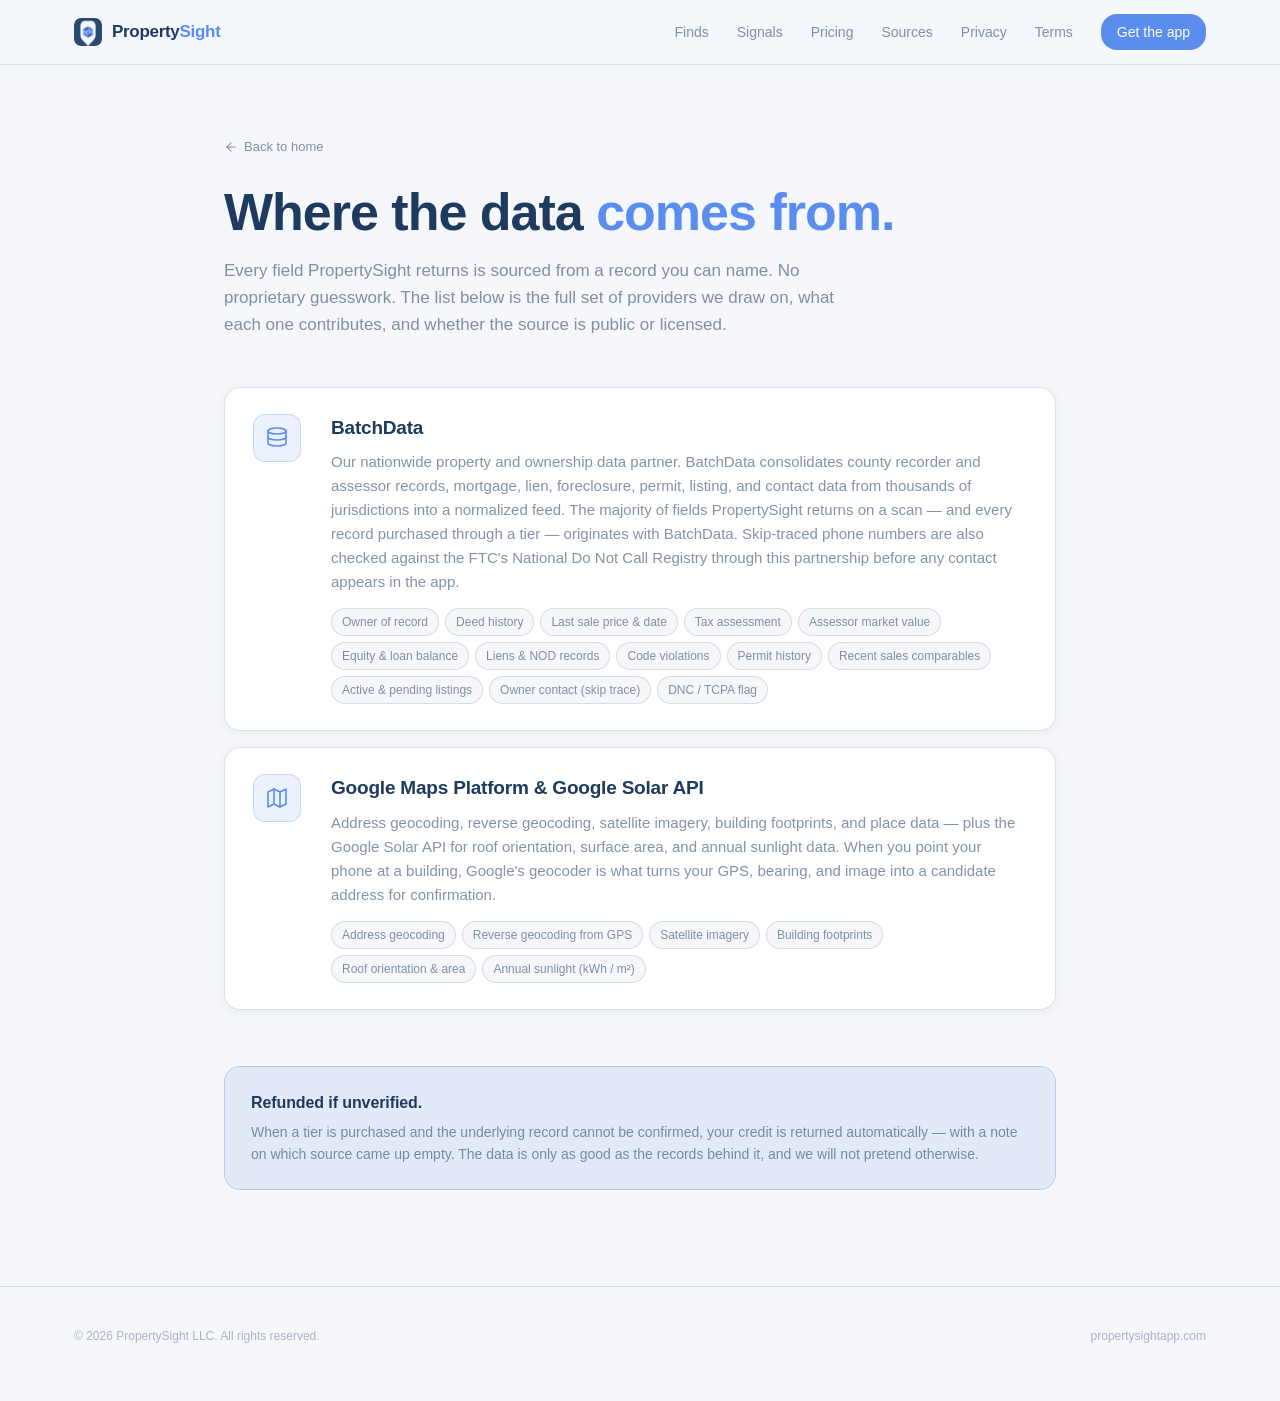
<file: data-sources.html>
<!DOCTYPE html>
<html lang="en">
<head>
  <meta charset="UTF-8" />
  <meta name="viewport" content="width=device-width, initial-scale=1.0" />
  <title>Data Sources — PropertySight</title>
  <meta name="description" content="Where PropertySight's property data comes from — county records, federal data, mapping providers, and licensed property-data partners." />
  <link rel="icon" type="image/png" href="assets/propertysight_icon.png" />
  <link rel="stylesheet" href="styles.css" />
  <style>
    .doc {
      max-width: 880px;
      margin: 0 auto;
      padding: 72px 24px 96px;
    }
    .doc-head h1 {
      font-size: clamp(36px, 5vw, 52px);
      font-weight: 700;
      letter-spacing: -1px;
      line-height: 1.05;
      margin: 0;
      text-wrap: balance;
    }
    .doc-head h1 .accent { color: var(--accent); }
    .doc-head .lead {
      margin-top: 18px;
      font-size: 17px;
      line-height: 1.6;
      color: var(--fg-muted);
      max-width: 640px;
    }
    .doc .back {
      display: inline-flex;
      align-items: center;
      gap: 6px;
      font-size: 13px;
      color: var(--fg-muted);
      text-decoration: none;
      margin-bottom: 28px;
    }
    .doc .back:hover { color: var(--fg); }

    .source-list {
      margin-top: 48px;
      display: flex;
      flex-direction: column;
      gap: 16px;
    }
    .source {
      background: var(--surface);
      border: 1px solid var(--border);
      border-radius: var(--r-md);
      padding: 26px 28px;
      box-shadow: var(--shadow-card);
      display: grid;
      grid-template-columns: 56px 1fr;
      gap: 22px;
      align-items: start;
    }
    @media (max-width: 640px) {
      .source { grid-template-columns: 1fr; gap: 14px; padding: 22px; }
    }
    .source-ic {
      width: 48px; height: 48px;
      border-radius: 12px;
      background: var(--accent-soft);
      border: 1px solid rgba(91,141,239,0.25);
      display: inline-flex; align-items: center; justify-content: center;
      color: var(--accent);
    }
    .source-head {
      display: flex;
      align-items: center;
      gap: 12px;
      flex-wrap: wrap;
      margin-bottom: 8px;
    }
    .source-title {
      font-size: 19px;
      font-weight: 700;
      letter-spacing: -0.2px;
      color: var(--fg);
      margin: 0;
    }
    .source-kind {
      display: inline-flex;
      align-items: center;
      padding: 3px 10px;
      border-radius: 9999px;
      font-size: 10px;
      font-weight: 600;
      letter-spacing: 0.4px;
      text-transform: uppercase;
      background: var(--accent-soft);
      border: 1px solid rgba(91,141,239,0.35);
      color: var(--accent);
    }
    .source-kind.public {
      background: rgba(76,175,80,0.12);
      border-color: rgba(76,175,80,0.4);
      color: #2f7a33;
    }
    .source-body {
      font-size: 15px;
      line-height: 1.6;
      color: var(--fg-muted);
      margin: 0 0 14px;
    }
    .source-fields {
      list-style: none;
      padding: 0;
      margin: 0;
      display: flex;
      flex-wrap: wrap;
      gap: 6px;
    }
    .source-fields li {
      font-size: 12px;
      font-weight: 500;
      padding: 4px 10px;
      border-radius: 9999px;
      background: var(--bg);
      border: 1px solid var(--border);
      color: var(--fg-muted);
    }

    .doc-note {
      margin-top: 56px;
      padding: 24px 26px;
      background: var(--accent-soft);
      border: 1px solid rgba(91,141,239,0.3);
      border-radius: var(--r-md);
    }
    .doc-note h3 {
      font-size: 16px;
      font-weight: 700;
      color: var(--fg);
      margin: 0 0 6px;
      letter-spacing: -0.1px;
    }
    .doc-note p {
      font-size: 14px;
      line-height: 1.6;
      color: var(--fg-muted);
      margin: 0;
    }
  </style>
</head>
<body>

  <nav class="nav">
    <div class="container nav-inner">
      <a class="nav-brand" href="index.html">
        <img src="assets/propertysight_icon.png" alt="" />
        <span class="word">Property<span class="sight">Sight</span></span>
      </a>
      <input type="checkbox" id="nav-toggle" class="nav-toggle" />
      <label for="nav-toggle" class="nav-burger" aria-label="Open menu">
        <svg width="22" height="22" viewBox="0 0 24 24" fill="none" stroke="currentColor" stroke-width="2" stroke-linecap="round">
          <line x1="4" y1="7" x2="20" y2="7"/>
          <line x1="4" y1="12" x2="20" y2="12"/>
          <line x1="4" y1="17" x2="20" y2="17"/>
        </svg>
      </label>
      <div class="nav-links">
        <a href="index.html#finds">Finds</a>
        <a href="index.html#signals">Signals</a>
        <a href="index.html#unlocks">Pricing</a>
        <a href="data-sources.html">Sources</a>
        <a href="privacy.html">Privacy</a>
        <a href="terms.html">Terms</a>
        <a class="store-pill" href="index.html">Get the app</a>
      </div>
    </div>
  </nav>

  <main class="doc">
    <a class="back" href="index.html">
      <svg width="14" height="14" viewBox="0 0 24 24" fill="none" stroke="currentColor" stroke-width="1.8" stroke-linecap="round" stroke-linejoin="round">
        <line x1="19" y1="12" x2="5" y2="12"/>
        <polyline points="12 19 5 12 12 5"/>
      </svg>
      Back to home
    </a>

    <div class="doc-head">
      <h1>Where the data <span class="accent">comes from.</span></h1>
      <p class="lead">Every field PropertySight returns is sourced from a record you can name. No proprietary guesswork. The list below is the full set of providers we draw on, what each one contributes, and whether the source is public or licensed.</p>
    </div>

    <div class="source-list">

      <!-- BatchData -->
      <div class="source">
        <div class="source-ic">
          <svg width="24" height="24" viewBox="0 0 24 24" fill="none" stroke="currentColor" stroke-width="1.6" stroke-linecap="round" stroke-linejoin="round">
            <ellipse cx="12" cy="5" rx="9" ry="3"/>
            <path d="M3 5v6c0 1.66 4.03 3 9 3s9-1.34 9-3V5"/>
            <path d="M3 11v6c0 1.66 4.03 3 9 3s9-1.34 9-3v-6"/>
          </svg>
        </div>
        <div>
          <div class="source-head">
            <h2 class="source-title">BatchData</h2>
          </div>
          <p class="source-body">Our nationwide property and ownership data partner. BatchData consolidates county recorder and assessor records, mortgage, lien, foreclosure, permit, listing, and contact data from thousands of jurisdictions into a normalized feed. The majority of fields PropertySight returns on a scan — and every record purchased through a tier — originates with BatchData. Skip-traced phone numbers are also checked against the FTC's National Do Not Call Registry through this partnership before any contact appears in the app.</p>
          <ul class="source-fields">
            <li>Owner of record</li>
            <li>Deed history</li>
            <li>Last sale price &amp; date</li>
            <li>Tax assessment</li>
            <li>Assessor market value</li>
            <li>Equity &amp; loan balance</li>
            <li>Liens &amp; NOD records</li>
            <li>Code violations</li>
            <li>Permit history</li>
            <li>Recent sales comparables</li>
            <li>Active &amp; pending listings</li>
            <li>Owner contact (skip trace)</li>
            <li>DNC / TCPA flag</li>
          </ul>
        </div>
      </div>

      <!-- Google Maps + Solar -->
      <div class="source">
        <div class="source-ic">
          <svg width="24" height="24" viewBox="0 0 24 24" fill="none" stroke="currentColor" stroke-width="1.6" stroke-linecap="round" stroke-linejoin="round">
            <polygon points="3 6 9 3 15 6 21 3 21 18 15 21 9 18 3 21 3 6"/>
            <line x1="9" y1="3" x2="9" y2="18"/>
            <line x1="15" y1="6" x2="15" y2="21"/>
          </svg>
        </div>
        <div>
          <div class="source-head">
            <h2 class="source-title">Google Maps Platform &amp; Google Solar API</h2>
          </div>
          <p class="source-body">Address geocoding, reverse geocoding, satellite imagery, building footprints, and place data — plus the Google Solar API for roof orientation, surface area, and annual sunlight data. When you point your phone at a building, Google's geocoder is what turns your GPS, bearing, and image into a candidate address for confirmation.</p>
          <ul class="source-fields">
            <li>Address geocoding</li>
            <li>Reverse geocoding from GPS</li>
            <li>Satellite imagery</li>
            <li>Building footprints</li>
            <li>Roof orientation &amp; area</li>
            <li>Annual sunlight (kWh / m²)</li>
          </ul>
        </div>
      </div>

      <!-- removed: Recent sales card (folded into BatchData) -->

      <!-- removed: DNC card (folded into BatchData) -->

    </div>

    <div class="doc-note">
      <h3>Refunded if unverified.</h3>
      <p>When a tier is purchased and the underlying record cannot be confirmed, your credit is returned automatically — with a note on which source came up empty. The data is only as good as the records behind it, and we will not pretend otherwise.</p>
    </div>

  </main>

  <footer class="footer">
    <div class="container">
      <div class="footer-meta" style="margin-top:0;border-top:0;padding-top:0;">
        <span>© 2026 PropertySight LLC. All rights reserved.</span>
        <span>propertysightapp.com</span>
      </div>
    </div>
  </footer>

</body>
</html>
</file>
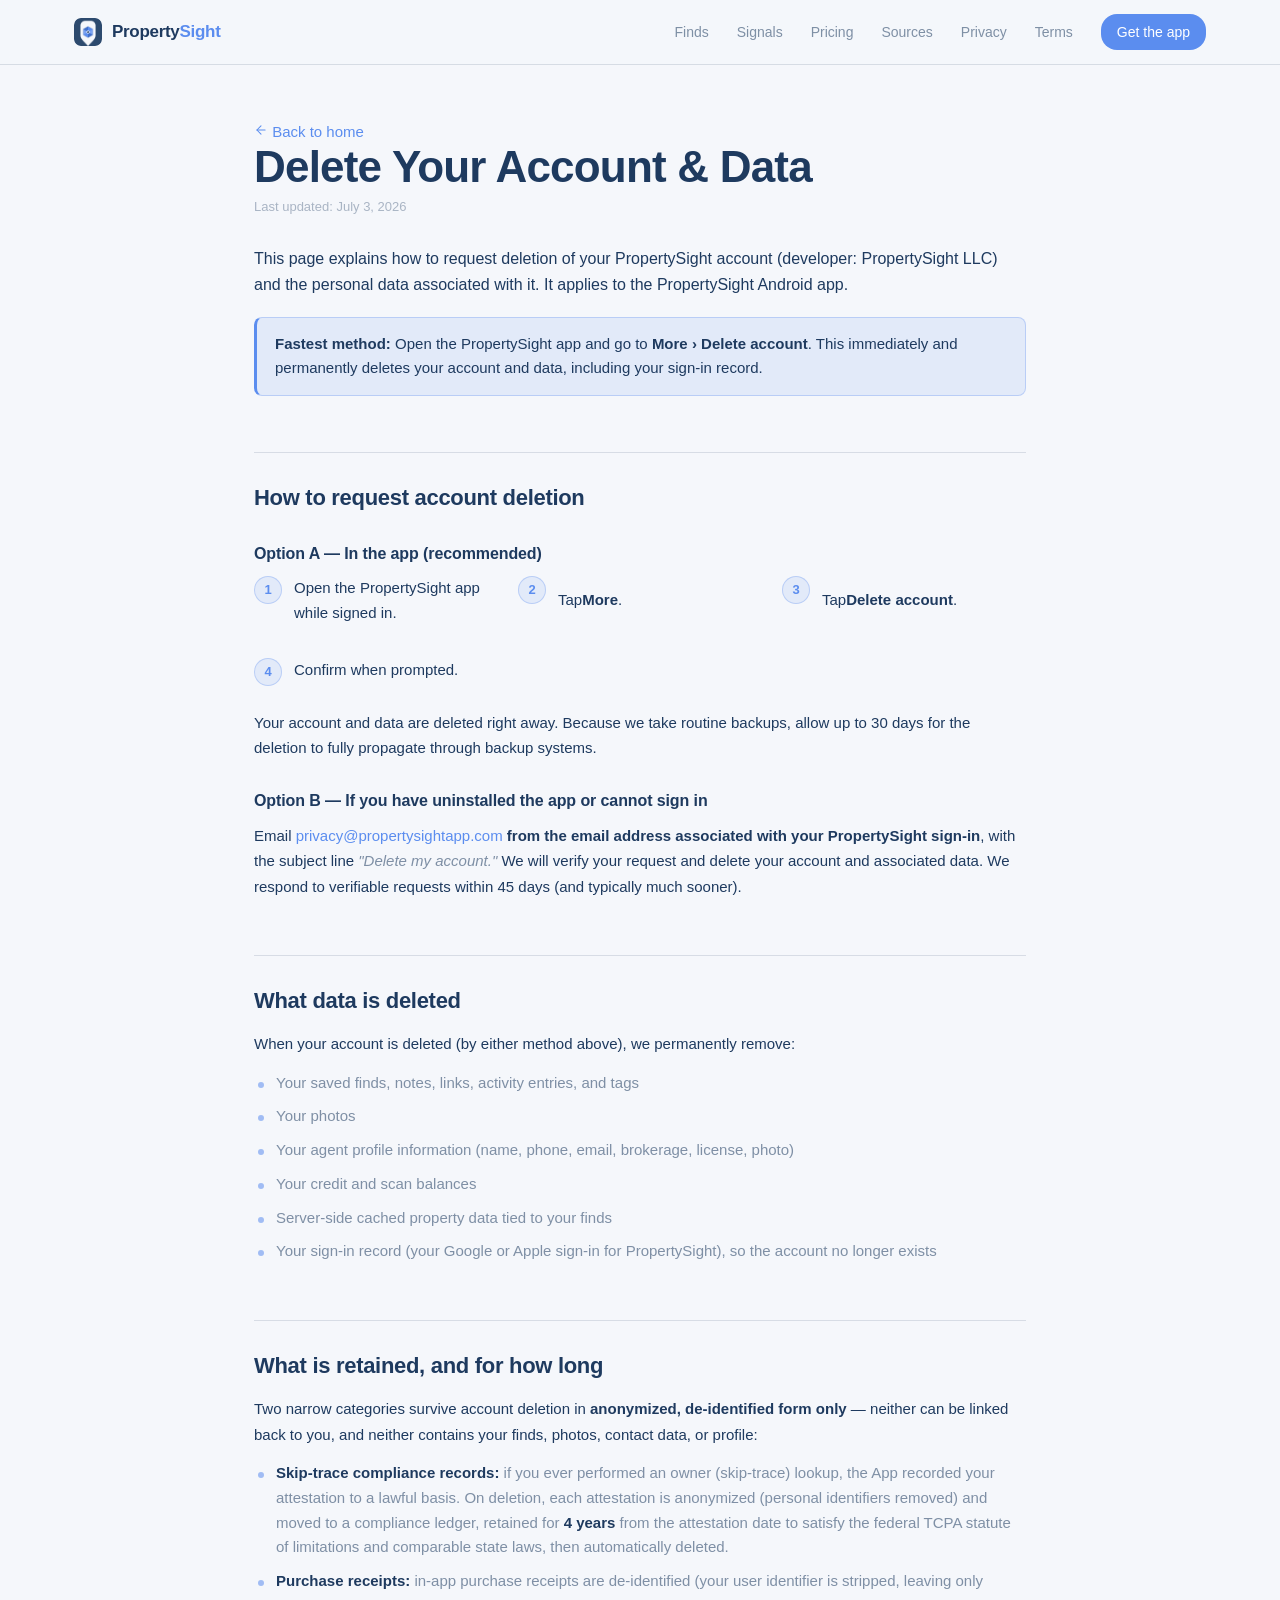
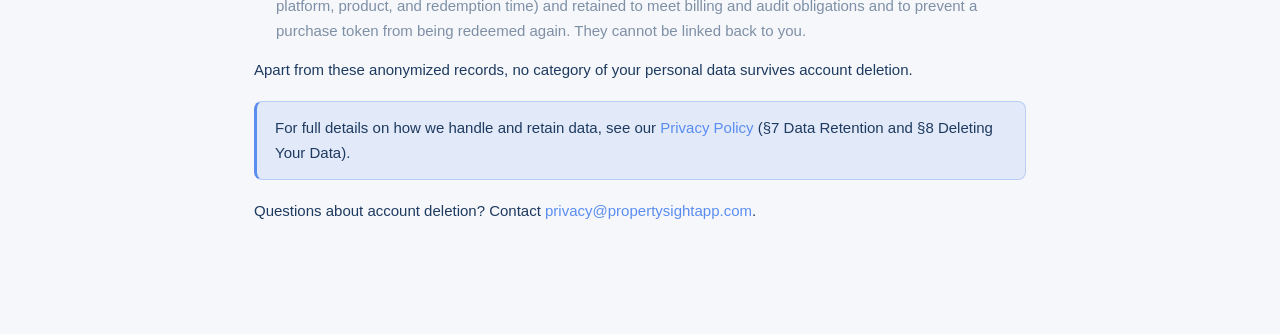
<file: delete-account.html>
<!DOCTYPE html>
<html lang="en">
<head>
  <meta charset="UTF-8" />
  <meta name="viewport" content="width=device-width, initial-scale=1.0" />
  <title>Delete Your Account — PropertySight</title>
  <link rel="icon" type="image/png" href="assets/propertysight_icon.png" />
  <link rel="stylesheet" href="styles.css" />
  <style>
    .doc {
      max-width: 820px;
      margin: 0 auto;
      padding: 56px 24px 96px;
    }
    .doc-head h1 {
      font-size: clamp(32px, 4.4vw, 44px);
      font-weight: 700;
      letter-spacing: -0.8px;
      line-height: 1.05;
      margin: 0 0 6px;
    }
    .doc .updated {
      color: var(--fg-faint);
      font-size: 13px;
      margin: 0 0 8px;
    }
    .doc .lead {
      margin-top: 28px;
      font-size: 16px;
      line-height: 1.65;
      color: var(--fg);
      text-wrap: pretty;
    }
    .doc h2 {
      font-size: 22px;
      font-weight: 700;
      letter-spacing: -0.3px;
      color: var(--fg);
      margin: 56px 0 14px;
      padding-top: 28px;
      border-top: 1px solid var(--border);
      scroll-margin-top: 88px;
    }
    .doc h3 {
      font-size: 16px;
      font-weight: 700;
      letter-spacing: -0.1px;
      color: var(--fg);
      margin: 28px 0 10px;
    }
    .doc p {
      font-size: 15px;
      line-height: 1.7;
      color: var(--fg);
      margin: 0 0 14px;
    }
    .doc ul {
      padding-left: 0;
      list-style: none;
      margin: 0 0 14px;
    }
    .doc li {
      position: relative;
      padding-left: 22px;
      margin-bottom: 9px;
      font-size: 15px;
      line-height: 1.65;
      color: var(--fg-muted);
    }
    .doc ul li::before {
      content: '';
      position: absolute;
      left: 4px; top: 11px;
      width: 6px; height: 6px;
      border-radius: 50%;
      background: var(--accent);
      opacity: 0.55;
    }
    .doc li strong { color: var(--fg); font-weight: 600; }
    .doc strong { color: var(--fg); }
    .doc a { color: var(--accent); text-decoration: none; }
    .doc a:hover { text-decoration: underline; }
    .doc em { color: var(--fg-muted); }

    /* Ordered steps */
    .doc ol.steps {
      counter-reset: step;
      list-style: none;
      padding-left: 0;
      margin: 0 0 14px;
    }
    .doc ol.steps li {
      counter-increment: step;
      padding-left: 40px;
      margin-bottom: 12px;
      color: var(--fg);
      min-height: 26px;
      display: flex;
      align-items: center;
    }
    .doc ol.steps li::before {
      content: counter(step);
      position: absolute;
      left: 0; top: 0;
      width: 26px; height: 26px;
      border-radius: 50%;
      background: var(--accent-soft);
      border: 1px solid rgba(91,141,239,0.3);
      color: var(--accent);
      font-size: 13px;
      font-weight: 700;
      display: flex;
      align-items: center;
      justify-content: center;
    }

    .doc .callout {
      background: var(--accent-soft);
      border: 1px solid rgba(91,141,239,0.3);
      border-left: 3px solid var(--accent);
      padding: 14px 18px;
      border-radius: 8px;
      margin: 18px 0;
      font-size: 15px;
      line-height: 1.65;
    }
    .doc .callout strong { color: var(--fg); }

    .doc .path {
      font-weight: 600;
      color: var(--fg);
      white-space: nowrap;
    }
  </style>
</head>
<body>

  <nav class="nav">
    <div class="container nav-inner">
      <a class="nav-brand" href="index.html">
        <img src="assets/propertysight_icon.png" alt="" />
        <span class="word">Property<span class="sight">Sight</span></span>
      </a>
      <input type="checkbox" id="nav-toggle" class="nav-toggle" />
      <label for="nav-toggle" class="nav-burger" aria-label="Open menu">
        <svg width="22" height="22" viewBox="0 0 24 24" fill="none" stroke="currentColor" stroke-width="2" stroke-linecap="round">
          <line x1="4" y1="7" x2="20" y2="7"/>
          <line x1="4" y1="12" x2="20" y2="12"/>
          <line x1="4" y1="17" x2="20" y2="17"/>
        </svg>
      </label>
      <div class="nav-links">
        <a href="index.html#finds">Finds</a>
        <a href="index.html#signals">Signals</a>
        <a href="index.html#unlocks">Pricing</a>
        <a href="data-sources.html">Sources</a>
        <a href="privacy.html">Privacy</a>
        <a href="terms.html">Terms</a>
        <a class="store-pill" href="index.html">Get the app</a>
      </div>
    </div>
  </nav>

  <main class="doc">

    <a class="back" href="index.html">
      <svg width="14" height="14" viewBox="0 0 24 24" fill="none" stroke="currentColor" stroke-width="1.8" stroke-linecap="round" stroke-linejoin="round">
        <line x1="19" y1="12" x2="5" y2="12"/>
        <polyline points="12 19 5 12 12 5"/>
      </svg>
      Back to home
    </a>

    <div class="doc-head">
      <h1>Delete Your Account &amp; Data</h1>
      <p class="updated">Last updated: July 3, 2026</p>
    </div>

    <p class="lead">This page explains how to request deletion of your PropertySight account (developer: PropertySight LLC) and the personal data associated with it. It applies to the PropertySight Android app.</p>

    <div class="callout">
      <strong>Fastest method:</strong> Open the PropertySight app and go to <span class="path">More &rsaquo; Delete account</span>. This immediately and permanently deletes your account and data, including your sign-in record.
    </div>

    <h2>How to request account deletion</h2>

    <h3>Option A — In the app (recommended)</h3>
    <ol class="steps">
      <li>Open the PropertySight app while signed in.</li>
      <li>Tap <strong>More</strong>.</li>
      <li>Tap <strong>Delete account</strong>.</li>
      <li>Confirm when prompted.</li>
    </ol>
    <p>Your account and data are deleted right away. Because we take routine backups, allow up to 30 days for the deletion to fully propagate through backup systems.</p>

    <h3>Option B — If you have uninstalled the app or cannot sign in</h3>
    <p>Email <a href="mailto:privacy@propertysightapp.com">privacy@propertysightapp.com</a> <strong>from the email address associated with your PropertySight sign-in</strong>, with the subject line <em>"Delete my account."</em> We will verify your request and delete your account and associated data. We respond to verifiable requests within 45 days (and typically much sooner).</p>

    <h2>What data is deleted</h2>
    <p>When your account is deleted (by either method above), we permanently remove:</p>
    <ul>
      <li>Your saved finds, notes, links, activity entries, and tags</li>
      <li>Your photos</li>
      <li>Your agent profile information (name, phone, email, brokerage, license, photo)</li>
      <li>Your credit and scan balances</li>
      <li>Server-side cached property data tied to your finds</li>
      <li>Your sign-in record (your Google or Apple sign-in for PropertySight), so the account no longer exists</li>
    </ul>

    <h2>What is retained, and for how long</h2>
    <p>Two narrow categories survive account deletion in <strong>anonymized, de-identified form only</strong> — neither can be linked back to you, and neither contains your finds, photos, contact data, or profile:</p>
    <ul>
      <li><strong>Skip-trace compliance records:</strong> if you ever performed an owner (skip-trace) lookup, the App recorded your attestation to a lawful basis. On deletion, each attestation is anonymized (personal identifiers removed) and moved to a compliance ledger, retained for <strong>4 years</strong> from the attestation date to satisfy the federal TCPA statute of limitations and comparable state laws, then automatically deleted.</li>
      <li><strong>Purchase receipts:</strong> in-app purchase receipts are de-identified (your user identifier is stripped, leaving only platform, product, and redemption time) and retained to meet billing and audit obligations and to prevent a purchase token from being redeemed again. They cannot be linked back to you.</li>
    </ul>
    <p>Apart from these anonymized records, no category of your personal data survives account deletion.</p>

    <div class="callout">
      For full details on how we handle and retain data, see our <a href="privacy.html">Privacy Policy</a> (§7 Data Retention and §8 Deleting Your Data).
    </div>

    <p>Questions about account deletion? Contact <a href="mailto:privacy@propertysightapp.com">privacy@propertysightapp.com</a>.</p>

  </main>

</body>
</html>
</file>
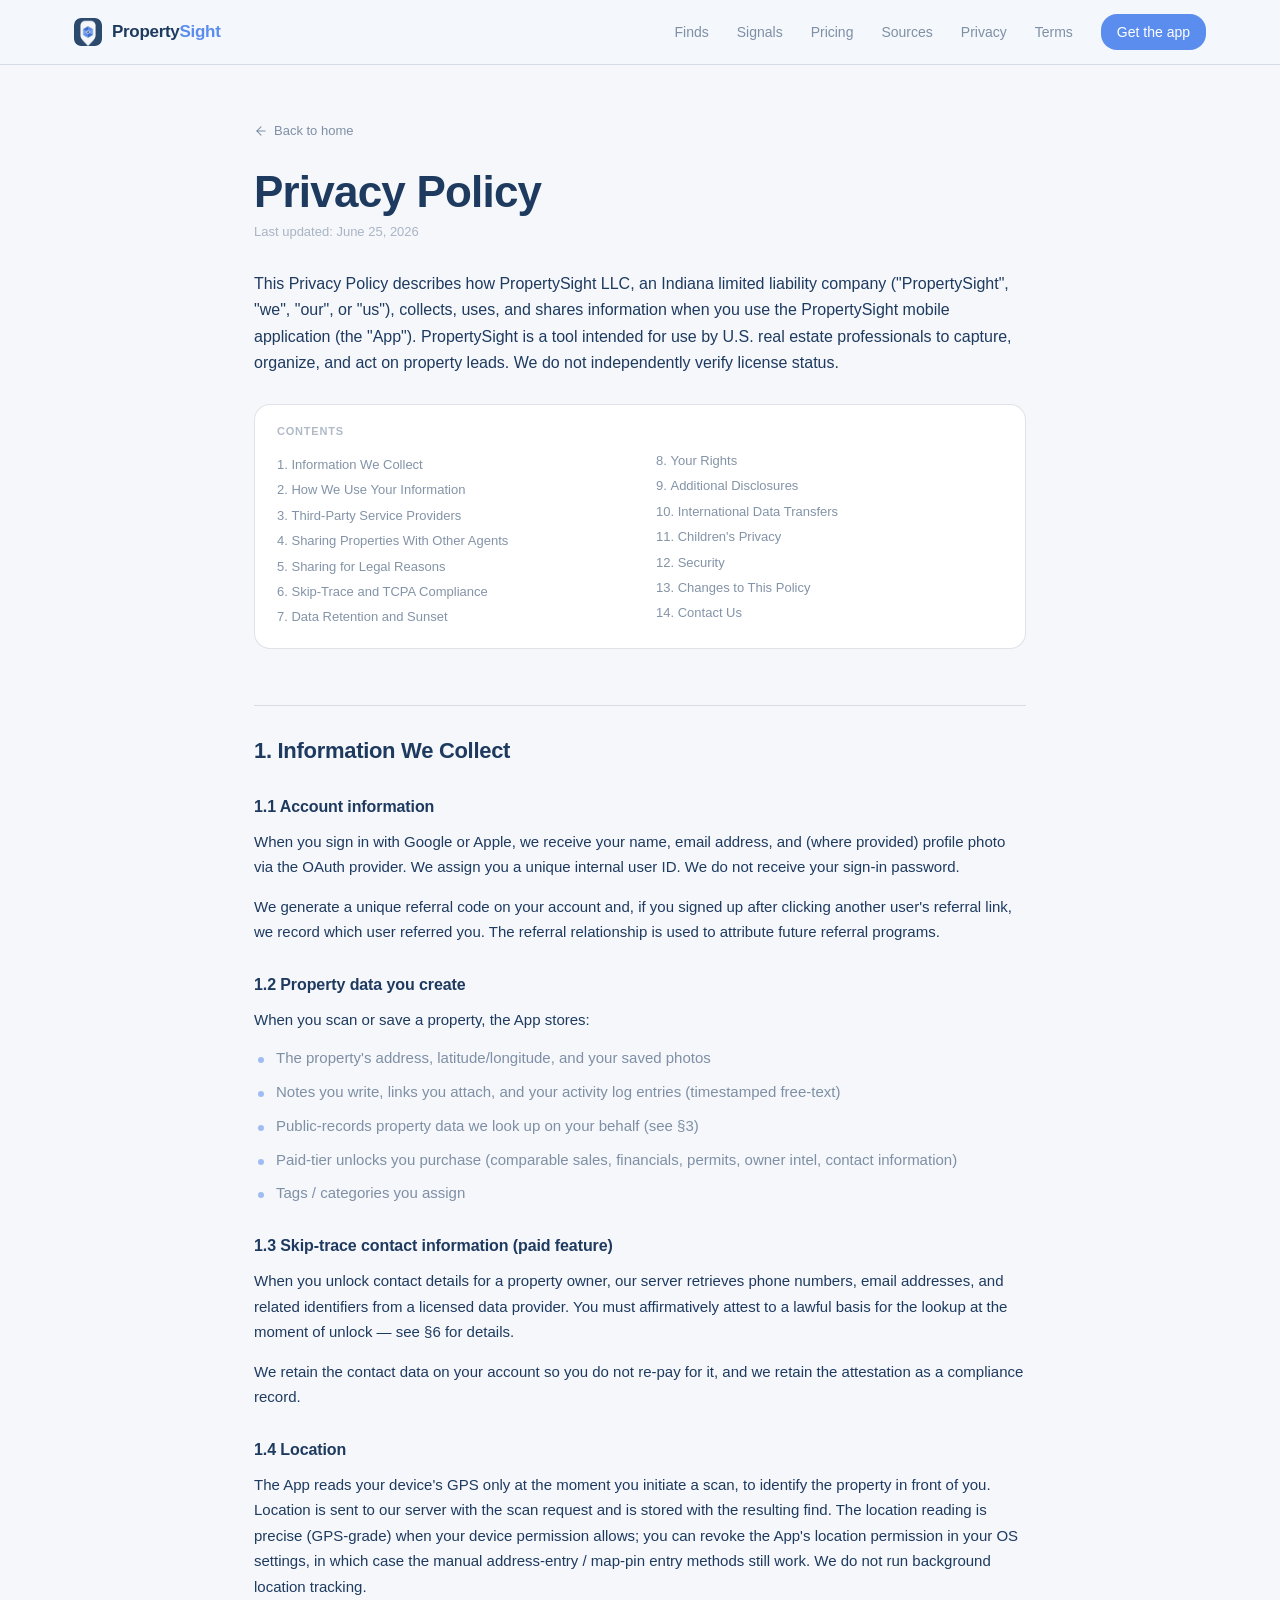
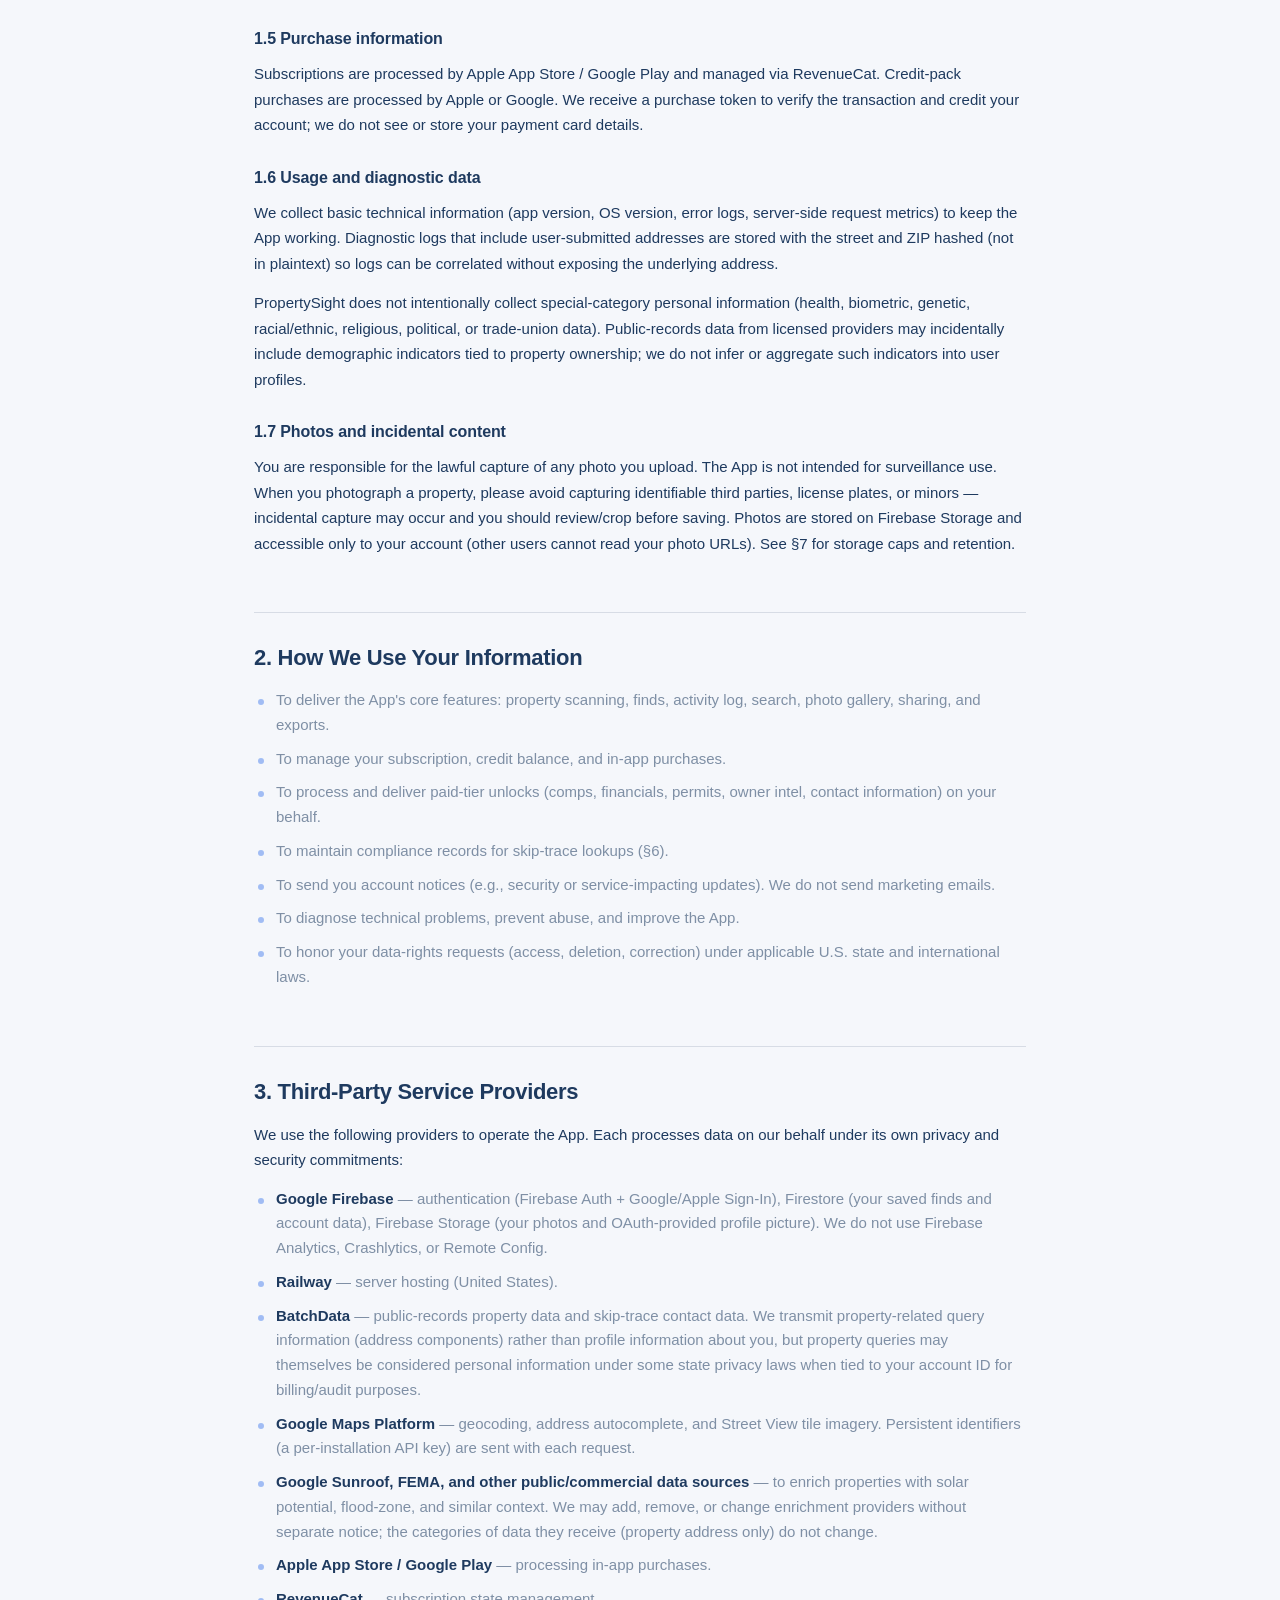
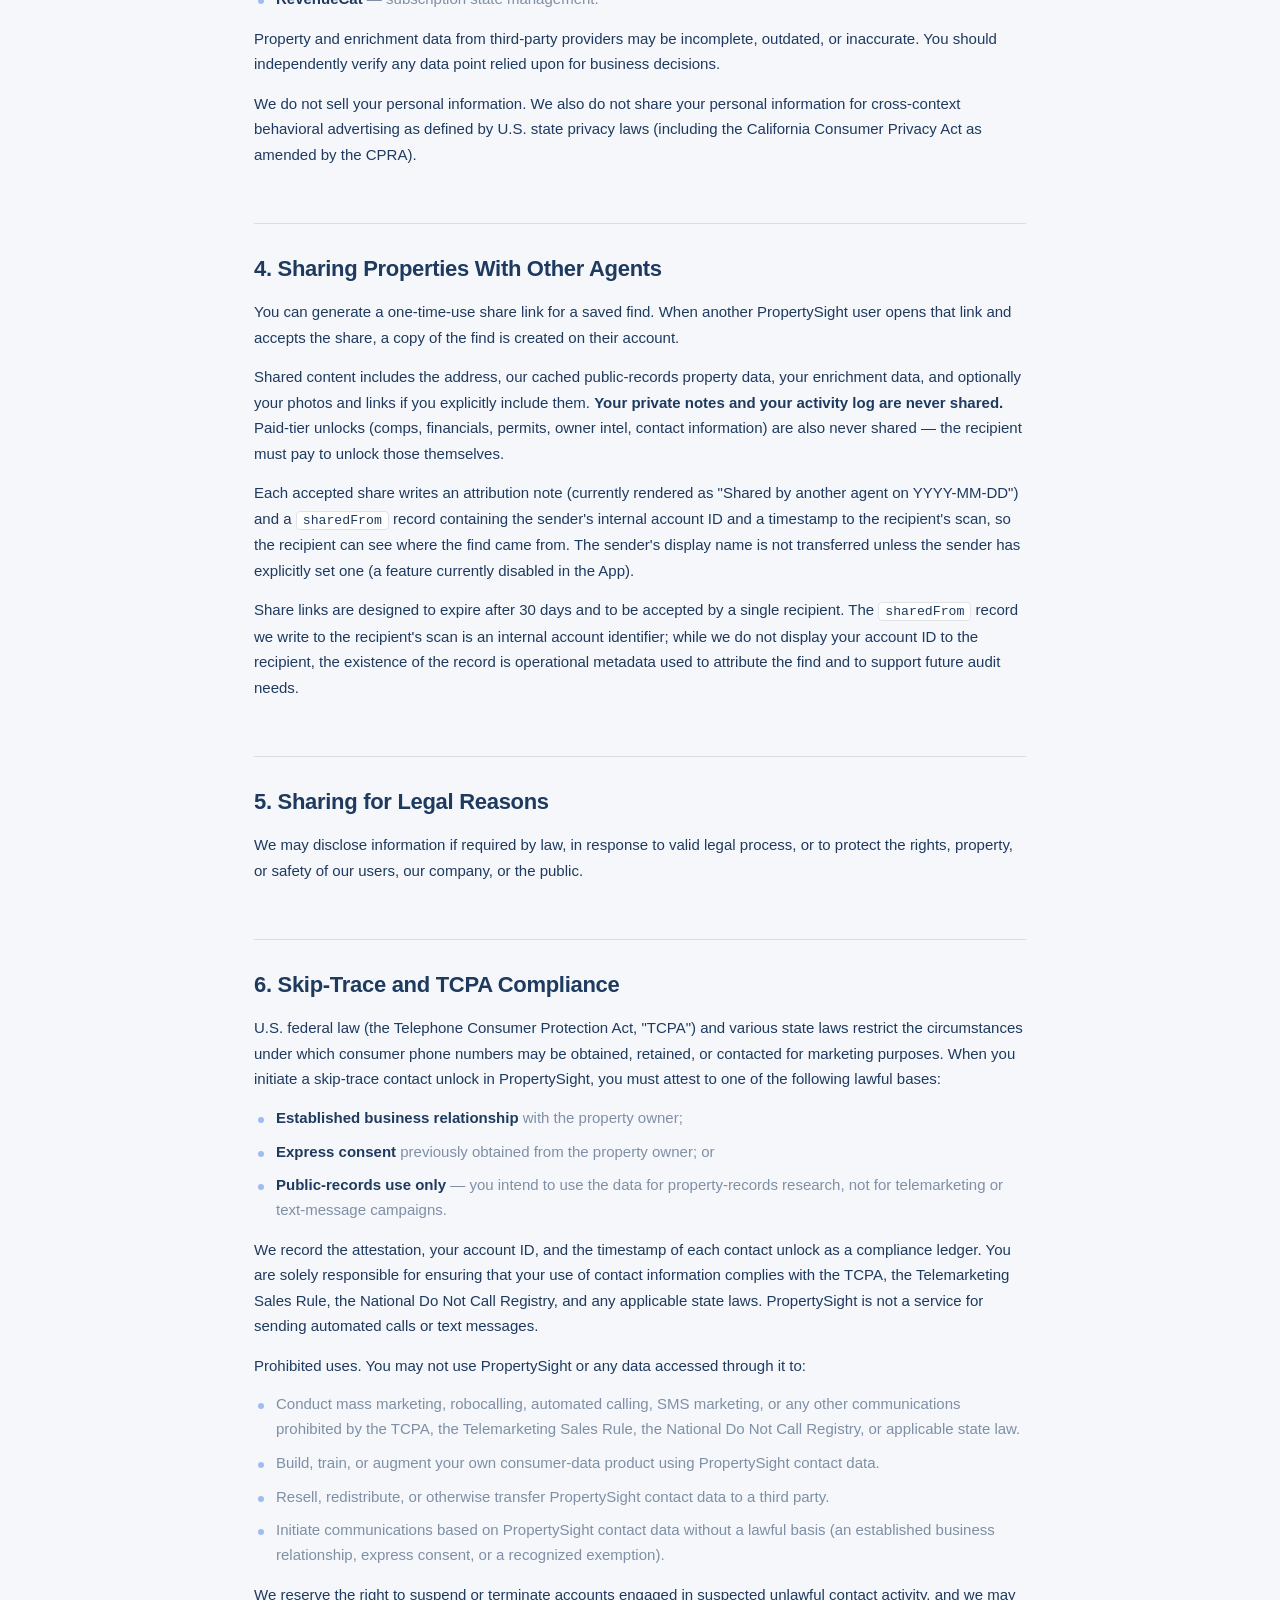
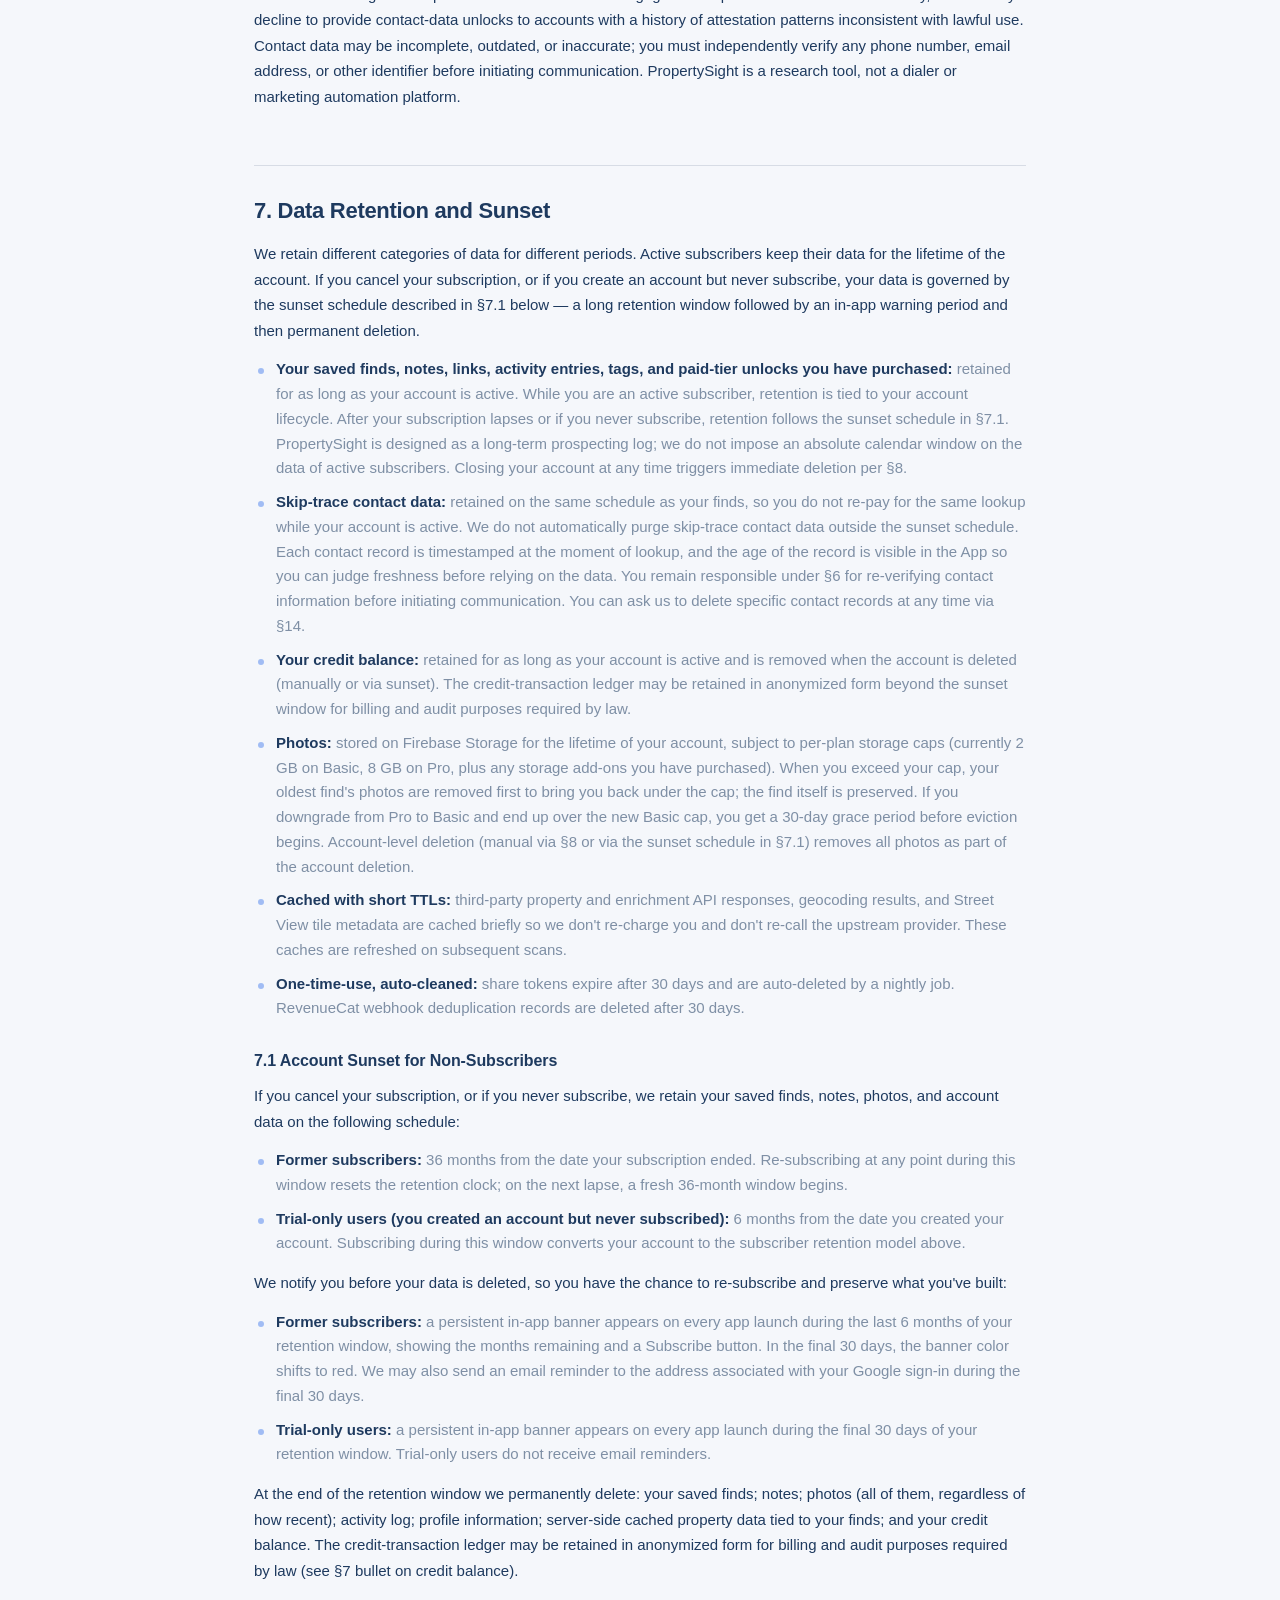
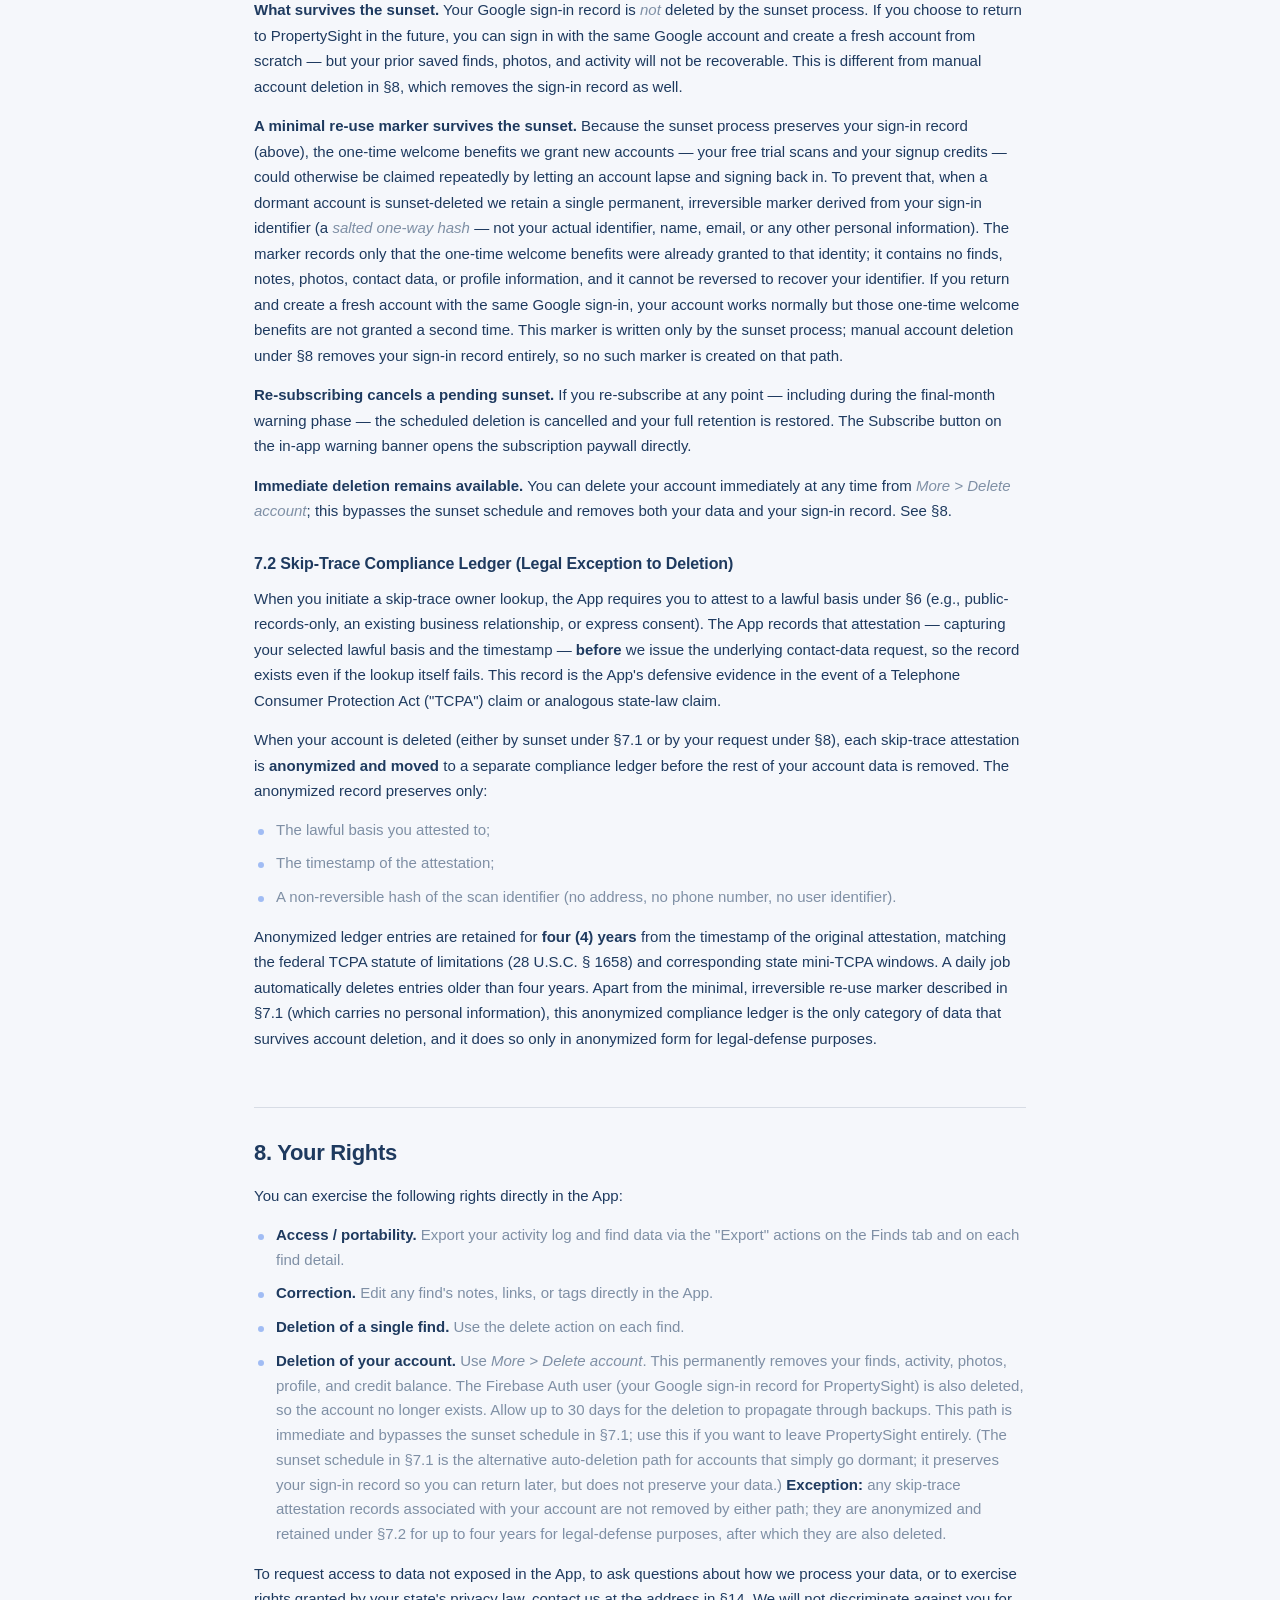
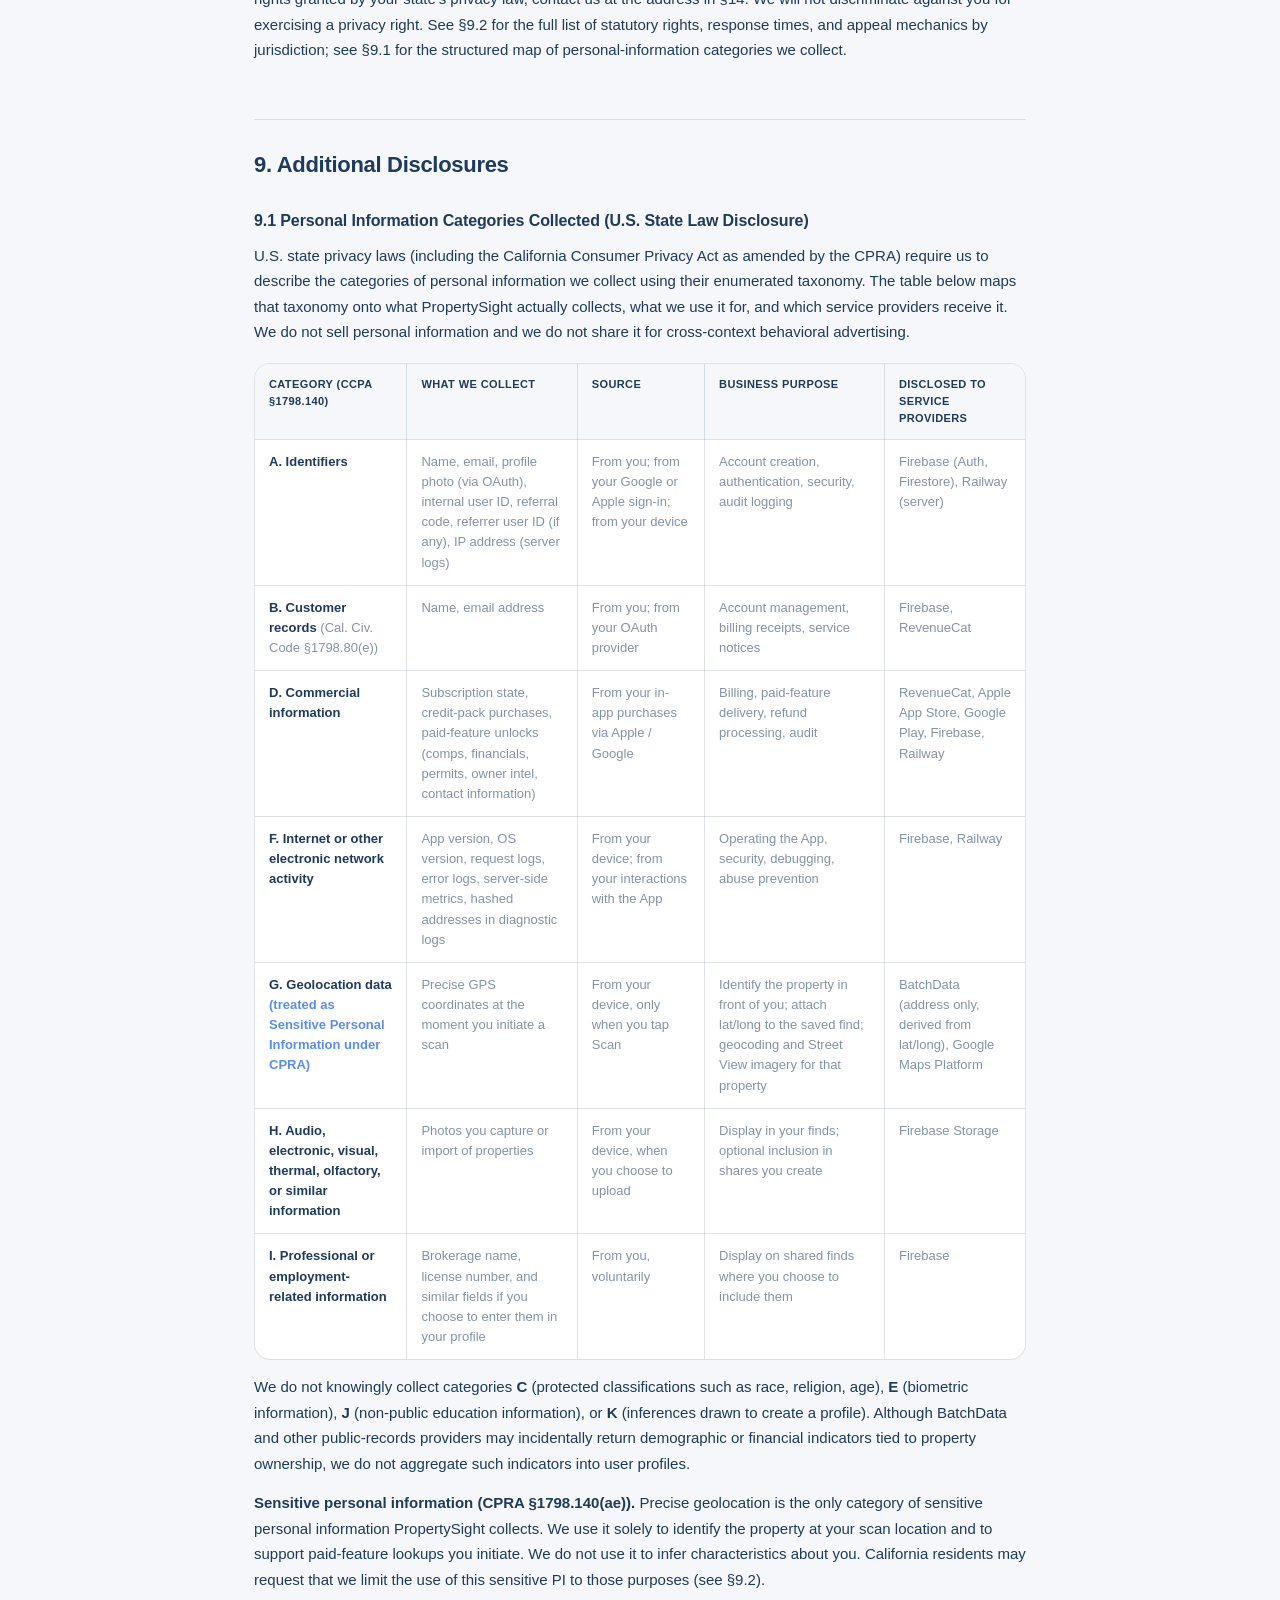
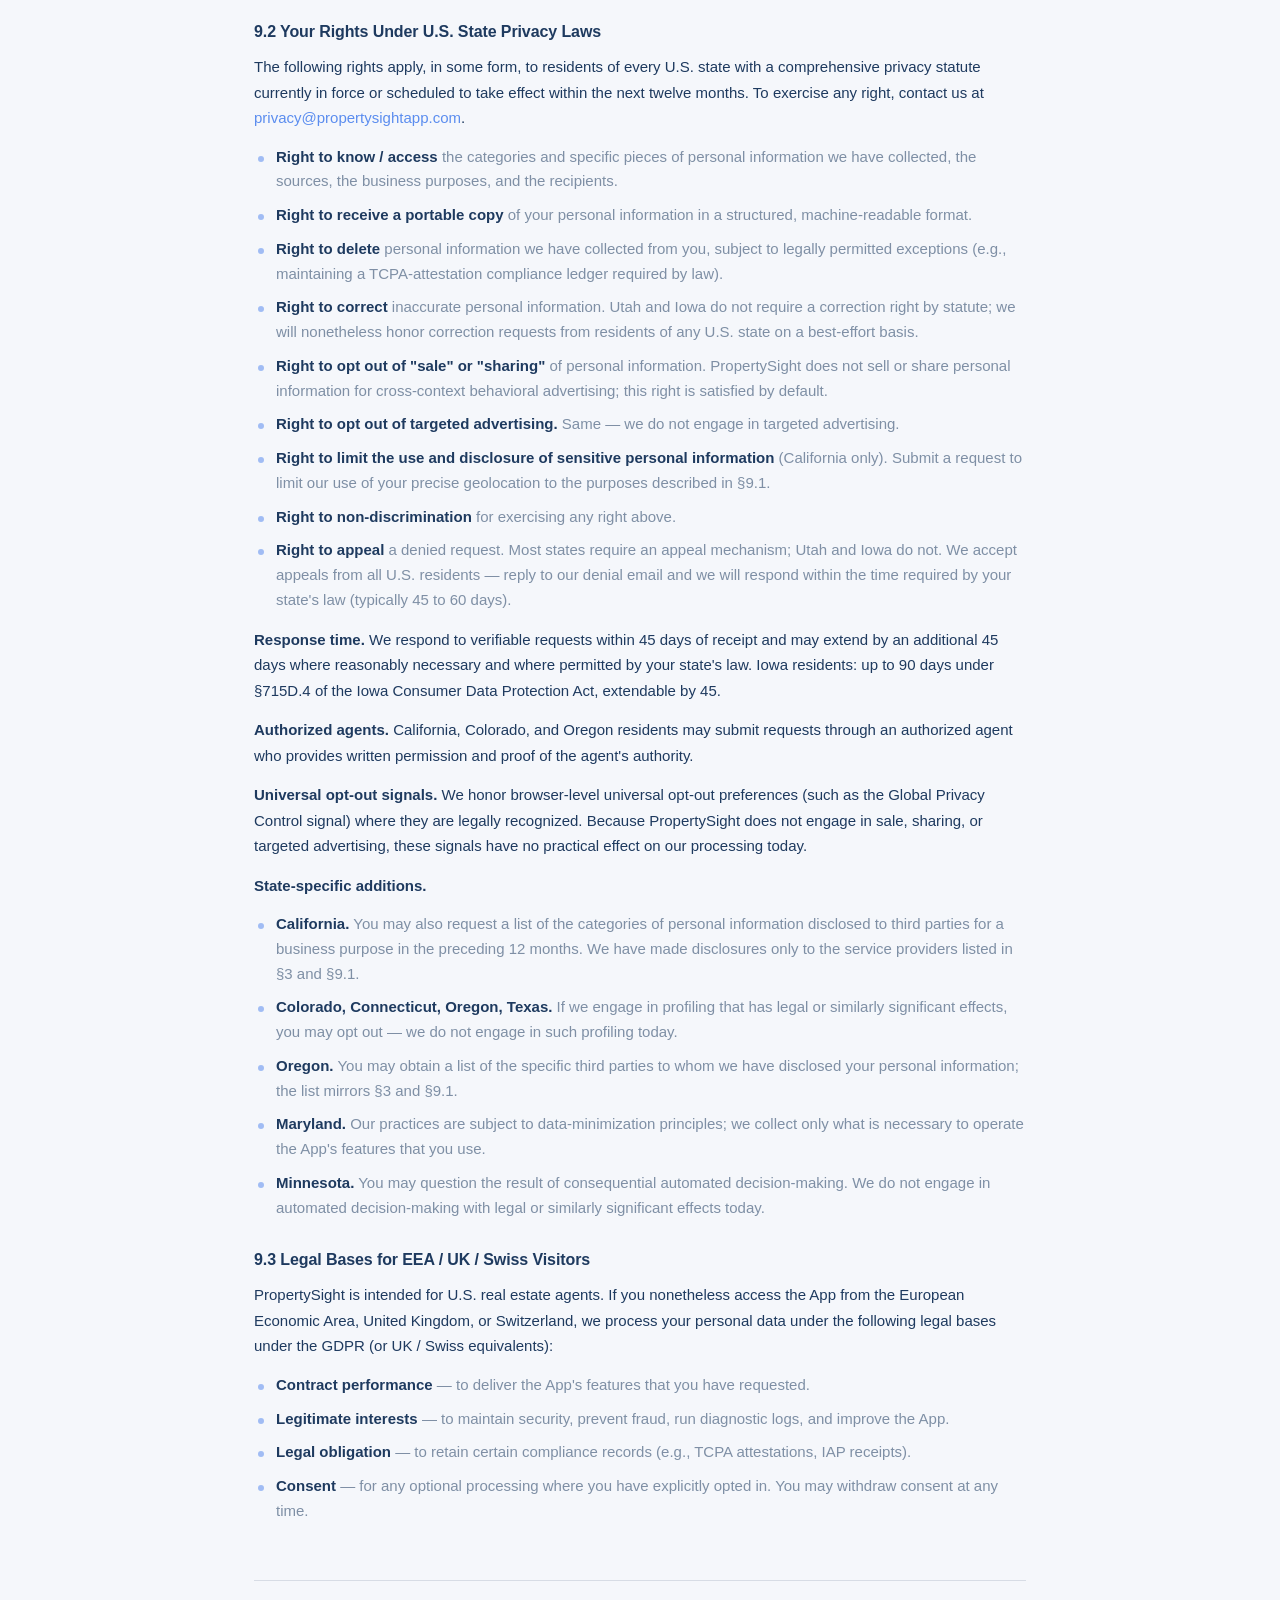
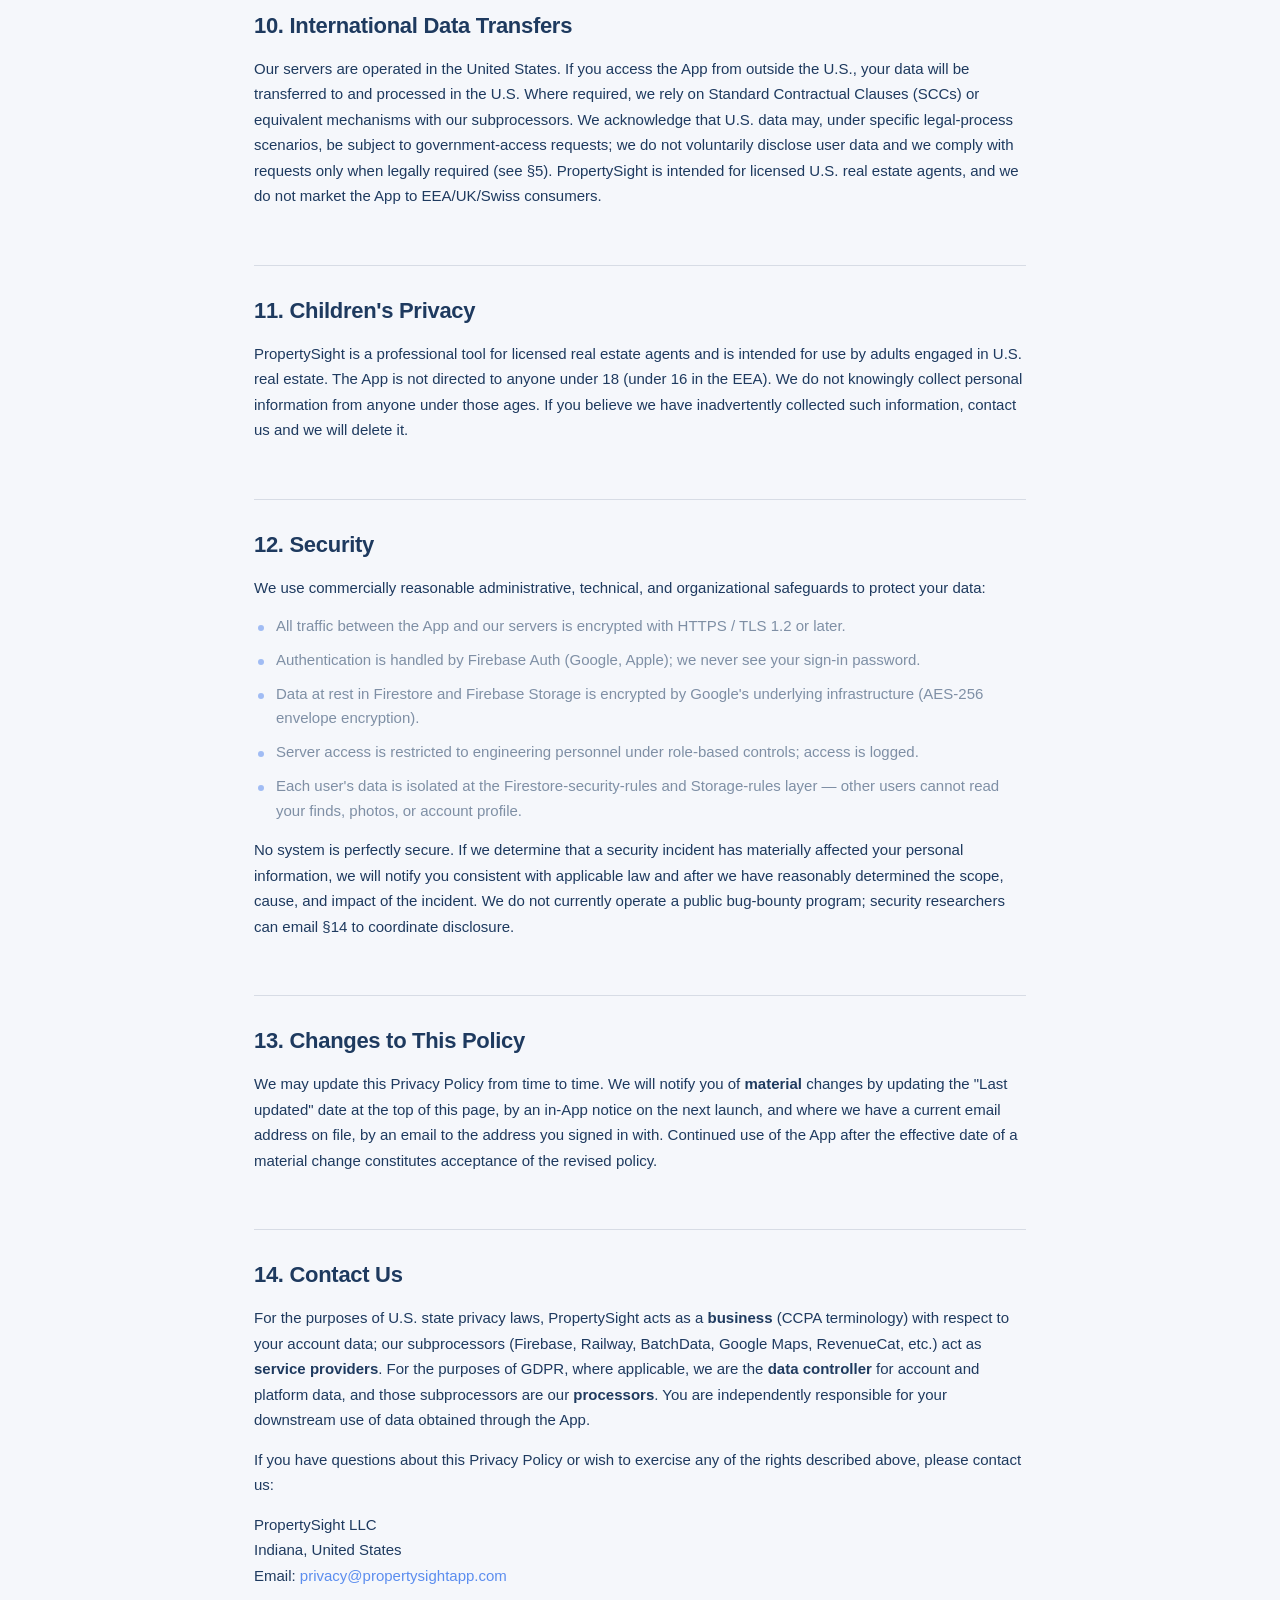
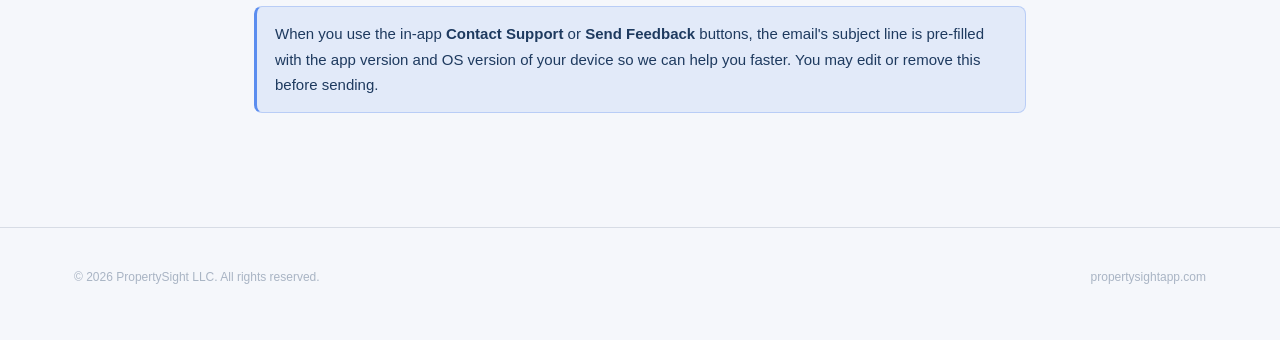
<file: privacy.html>
<!DOCTYPE html>
<html lang="en">
<head>
  <meta charset="UTF-8" />
  <meta name="viewport" content="width=device-width, initial-scale=1.0" />
  <title>Privacy Policy — PropertySight</title>
  <link rel="icon" type="image/png" href="assets/propertysight_icon.png" />
  <link rel="stylesheet" href="styles.css" />
  <style>
    .doc {
      max-width: 820px;
      margin: 0 auto;
      padding: 56px 24px 96px;
    }
    .doc-head h1 {
      font-size: clamp(32px, 4.4vw, 44px);
      font-weight: 700;
      letter-spacing: -0.8px;
      line-height: 1.05;
      margin: 0 0 6px;
    }
    .doc .updated {
      color: var(--fg-faint);
      font-size: 13px;
      margin: 0 0 8px;
    }
    .doc .lead {
      margin-top: 28px;
      font-size: 16px;
      line-height: 1.65;
      color: var(--fg);
      text-wrap: pretty;
    }
    .doc h2 {
      font-size: 22px;
      font-weight: 700;
      letter-spacing: -0.3px;
      color: var(--fg);
      margin: 56px 0 14px;
      padding-top: 28px;
      border-top: 1px solid var(--border);
      scroll-margin-top: 88px;
    }
    .doc h3 {
      font-size: 16px;
      font-weight: 700;
      letter-spacing: -0.1px;
      color: var(--fg);
      margin: 28px 0 10px;
    }
    .doc p {
      font-size: 15px;
      line-height: 1.7;
      color: var(--fg);
      margin: 0 0 14px;
    }
    .doc ul {
      padding-left: 0;
      list-style: none;
      margin: 0 0 14px;
    }
    .doc li {
      position: relative;
      padding-left: 22px;
      margin-bottom: 9px;
      font-size: 15px;
      line-height: 1.65;
      color: var(--fg-muted);
    }
    .doc li::before {
      content: '';
      position: absolute;
      left: 4px; top: 11px;
      width: 6px; height: 6px;
      border-radius: 50%;
      background: var(--accent);
      opacity: 0.55;
    }
    .doc li strong { color: var(--fg); font-weight: 600; }
    .doc strong { color: var(--fg); }
    .doc a {
      color: var(--accent);
      text-decoration: none;
    }
    .doc a:hover { text-decoration: underline; }
    .doc code {
      font-family: ui-monospace, SFMono-Regular, Menlo, Consolas, monospace;
      font-size: 0.88em;
      padding: 1px 6px;
      background: var(--surface);
      border: 1px solid var(--border);
      border-radius: 4px;
      color: var(--fg);
    }
    .doc em { color: var(--fg-muted); }

    /* Callout used in §1 */
    .doc .callout {
      background: var(--accent-soft);
      border: 1px solid rgba(91,141,239,0.3);
      border-left: 3px solid var(--accent);
      padding: 14px 18px;
      border-radius: 8px;
      margin: 18px 0;
    }

    /* §9.1 matrix table */
    .privacy-matrix-wrap {
      overflow-x: auto;
      margin: 18px 0 14px;
      border: 1px solid var(--border);
      border-radius: var(--r-md);
      background: var(--surface);
    }
    table.privacy-matrix {
      width: 100%;
      border-collapse: collapse;
      font-size: 13px;
      line-height: 1.55;
    }
    table.privacy-matrix th,
    table.privacy-matrix td {
      border-bottom: 1px solid var(--border);
      border-right: 1px solid var(--border);
      padding: 12px 14px;
      text-align: left;
      vertical-align: top;
      color: var(--fg-muted);
    }
    table.privacy-matrix th:last-child,
    table.privacy-matrix td:last-child { border-right: 0; }
    table.privacy-matrix tr:last-child td { border-bottom: 0; }
    table.privacy-matrix th {
      background: var(--bg);
      font-weight: 600;
      color: var(--fg);
      font-size: 11px;
      letter-spacing: 0.4px;
      text-transform: uppercase;
    }
    table.privacy-matrix td strong { color: var(--fg); font-weight: 600; }
    table.privacy-matrix em { font-style: normal; color: var(--accent); font-weight: 600; }

    .doc .back {
      display: inline-flex;
      align-items: center;
      gap: 6px;
      font-size: 13px;
      color: var(--fg-muted);
      text-decoration: none;
      margin-bottom: 28px;
    }
    .doc .back:hover { color: var(--fg); }

    .doc-toc {
      margin: 28px 0 8px;
      padding: 18px 22px;
      background: var(--surface);
      border: 1px solid var(--border);
      border-radius: var(--r-md);
    }
    .doc-toc-title {
      font-size: 11px;
      font-weight: 600;
      letter-spacing: 0.8px;
      color: var(--fg-faint);
      text-transform: uppercase;
      margin-bottom: 10px;
    }
    .doc-toc ol {
      columns: 2;
      column-gap: 32px;
      list-style: decimal inside;
      padding: 0;
      margin: 0;
      color: var(--fg-muted);
    }
    .doc-toc li {
      padding: 0;
      margin: 4px 0;
      font-size: 13px;
      list-style: decimal inside;
    }
    .doc-toc li::before { display: none; }
    .doc-toc a { color: var(--fg-muted); }
    .doc-toc a:hover { color: var(--fg); text-decoration: none; }
    @media (max-width: 640px) {
      .doc-toc ol { columns: 1; }
    }
  </style>
</head>
<body>

  <nav class="nav">
    <div class="container nav-inner">
      <a class="nav-brand" href="index.html">
        <img src="assets/propertysight_icon.png" alt="" />
        <span class="word">Property<span class="sight">Sight</span></span>
      </a>
      <input type="checkbox" id="nav-toggle" class="nav-toggle" />
      <label for="nav-toggle" class="nav-burger" aria-label="Open menu">
        <svg width="22" height="22" viewBox="0 0 24 24" fill="none" stroke="currentColor" stroke-width="2" stroke-linecap="round">
          <line x1="4" y1="7" x2="20" y2="7"/>
          <line x1="4" y1="12" x2="20" y2="12"/>
          <line x1="4" y1="17" x2="20" y2="17"/>
        </svg>
      </label>
      <div class="nav-links">
        <a href="index.html#finds">Finds</a>
        <a href="index.html#signals">Signals</a>
        <a href="index.html#unlocks">Pricing</a>
        <a href="data-sources.html">Sources</a>
        <a href="privacy.html">Privacy</a>
        <a href="terms.html">Terms</a>
        <a class="store-pill" href="index.html">Get the app</a>
      </div>
    </div>
  </nav>

  <main class="doc">

    <a class="back" href="index.html">
      <svg width="14" height="14" viewBox="0 0 24 24" fill="none" stroke="currentColor" stroke-width="1.8" stroke-linecap="round" stroke-linejoin="round">
        <line x1="19" y1="12" x2="5" y2="12"/>
        <polyline points="12 19 5 12 12 5"/>
      </svg>
      Back to home
    </a>

    <div class="doc-head">
      <h1>Privacy Policy</h1>
      <p class="updated">Last updated: June 25, 2026</p>
    </div>

    <p class="lead">This Privacy Policy describes how PropertySight LLC, an Indiana limited liability company ("PropertySight", "we", "our", or "us"), collects, uses, and shares information when you use the PropertySight mobile application (the "App"). PropertySight is a tool intended for use by U.S. real estate professionals to capture, organize, and act on property leads. We do not independently verify license status.</p>

    <div class="doc-toc">
      <div class="doc-toc-title">Contents</div>
      <ol>
        <li><a href="#s1">Information We Collect</a></li>
        <li><a href="#s2">How We Use Your Information</a></li>
        <li><a href="#s3">Third-Party Service Providers</a></li>
        <li><a href="#s4">Sharing Properties With Other Agents</a></li>
        <li><a href="#s5">Sharing for Legal Reasons</a></li>
        <li><a href="#s6">Skip-Trace and TCPA Compliance</a></li>
        <li><a href="#s7">Data Retention and Sunset</a></li>
        <li><a href="#s8">Your Rights</a></li>
        <li><a href="#s9">Additional Disclosures</a></li>
        <li><a href="#s10">International Data Transfers</a></li>
        <li><a href="#s11">Children's Privacy</a></li>
        <li><a href="#s12">Security</a></li>
        <li><a href="#s13">Changes to This Policy</a></li>
        <li><a href="#s14">Contact Us</a></li>
      </ol>
    </div>

    <h2 id="s1">1. Information We Collect</h2>

    <h3>1.1 Account information</h3>
    <p>When you sign in with Google or Apple, we receive your name, email address, and (where provided) profile photo via the OAuth provider. We assign you a unique internal user ID. We do not receive your sign-in password.</p>
    <p>We generate a unique referral code on your account and, if you signed up after clicking another user's referral link, we record which user referred you. The referral relationship is used to attribute future referral programs.</p>

    <h3>1.2 Property data you create</h3>
    <p>When you scan or save a property, the App stores:</p>
    <ul>
      <li>The property's address, latitude/longitude, and your saved photos</li>
      <li>Notes you write, links you attach, and your activity log entries (timestamped free-text)</li>
      <li>Public-records property data we look up on your behalf (see §3)</li>
      <li>Paid-tier unlocks you purchase (comparable sales, financials, permits, owner intel, contact information)</li>
      <li>Tags / categories you assign</li>
    </ul>

    <h3>1.3 Skip-trace contact information (paid feature)</h3>
    <p>When you unlock contact details for a property owner, our server retrieves phone numbers, email addresses, and related identifiers from a licensed data provider. You must affirmatively attest to a lawful basis for the lookup at the moment of unlock — see §6 for details.</p>
    <p>We retain the contact data on your account so you do not re-pay for it, and we retain the attestation as a compliance record.</p>

    <h3>1.4 Location</h3>
    <p>The App reads your device's GPS only at the moment you initiate a scan, to identify the property in front of you. Location is sent to our server with the scan request and is stored with the resulting find. The location reading is precise (GPS-grade) when your device permission allows; you can revoke the App's location permission in your OS settings, in which case the manual address-entry / map-pin entry methods still work. We do not run background location tracking.</p>

    <h3>1.5 Purchase information</h3>
    <p>Subscriptions are processed by Apple App Store / Google Play and managed via RevenueCat. Credit-pack purchases are processed by Apple or Google. We receive a purchase token to verify the transaction and credit your account; we do not see or store your payment card details.</p>

    <h3>1.6 Usage and diagnostic data</h3>
    <p>We collect basic technical information (app version, OS version, error logs, server-side request metrics) to keep the App working. Diagnostic logs that include user-submitted addresses are stored with the street and ZIP hashed (not in plaintext) so logs can be correlated without exposing the underlying address.</p>
    <p>PropertySight does not intentionally collect special-category personal information (health, biometric, genetic, racial/ethnic, religious, political, or trade-union data). Public-records data from licensed providers may incidentally include demographic indicators tied to property ownership; we do not infer or aggregate such indicators into user profiles.</p>

    <h3>1.7 Photos and incidental content</h3>
    <p>You are responsible for the lawful capture of any photo you upload. The App is not intended for surveillance use. When you photograph a property, please avoid capturing identifiable third parties, license plates, or minors — incidental capture may occur and you should review/crop before saving. Photos are stored on Firebase Storage and accessible only to your account (other users cannot read your photo URLs). See §7 for storage caps and retention.</p>

    <h2 id="s2">2. How We Use Your Information</h2>
    <ul>
      <li>To deliver the App's core features: property scanning, finds, activity log, search, photo gallery, sharing, and exports.</li>
      <li>To manage your subscription, credit balance, and in-app purchases.</li>
      <li>To process and deliver paid-tier unlocks (comps, financials, permits, owner intel, contact information) on your behalf.</li>
      <li>To maintain compliance records for skip-trace lookups (§6).</li>
      <li>To send you account notices (e.g., security or service-impacting updates). We do not send marketing emails.</li>
      <li>To diagnose technical problems, prevent abuse, and improve the App.</li>
      <li>To honor your data-rights requests (access, deletion, correction) under applicable U.S. state and international laws.</li>
    </ul>

    <h2 id="s3">3. Third-Party Service Providers</h2>
    <p>We use the following providers to operate the App. Each processes data on our behalf under its own privacy and security commitments:</p>
    <ul>
      <li><strong>Google Firebase</strong> — authentication (Firebase Auth + Google/Apple Sign-In), Firestore (your saved finds and account data), Firebase Storage (your photos and OAuth-provided profile picture). We do not use Firebase Analytics, Crashlytics, or Remote Config.</li>
      <li><strong>Railway</strong> — server hosting (United States).</li>
      <li><strong>BatchData</strong> — public-records property data and skip-trace contact data. We transmit property-related query information (address components) rather than profile information about you, but property queries may themselves be considered personal information under some state privacy laws when tied to your account ID for billing/audit purposes.</li>
      <li><strong>Google Maps Platform</strong> — geocoding, address autocomplete, and Street View tile imagery. Persistent identifiers (a per-installation API key) are sent with each request.</li>
      <li><strong>Google Sunroof, FEMA, and other public/commercial data sources</strong> — to enrich properties with solar potential, flood-zone, and similar context. We may add, remove, or change enrichment providers without separate notice; the categories of data they receive (property address only) do not change.</li>
      <li><strong>Apple App Store / Google Play</strong> — processing in-app purchases.</li>
      <li><strong>RevenueCat</strong> — subscription state management.</li>
    </ul>
    <p>Property and enrichment data from third-party providers may be incomplete, outdated, or inaccurate. You should independently verify any data point relied upon for business decisions.</p>
    <p>We do not sell your personal information. We also do not share your personal information for cross-context behavioral advertising as defined by U.S. state privacy laws (including the California Consumer Privacy Act as amended by the CPRA).</p>

    <h2 id="s4">4. Sharing Properties With Other Agents</h2>
    <p>You can generate a one-time-use share link for a saved find. When another PropertySight user opens that link and accepts the share, a copy of the find is created on their account.</p>
    <p>Shared content includes the address, our cached public-records property data, your enrichment data, and optionally your photos and links if you explicitly include them. <strong>Your private notes and your activity log are never shared.</strong> Paid-tier unlocks (comps, financials, permits, owner intel, contact information) are also never shared — the recipient must pay to unlock those themselves.</p>
    <p>Each accepted share writes an attribution note (currently rendered as "Shared by another agent on YYYY-MM-DD") and a <code>sharedFrom</code> record containing the sender's internal account ID and a timestamp to the recipient's scan, so the recipient can see where the find came from. The sender's display name is not transferred unless the sender has explicitly set one (a feature currently disabled in the App).</p>
    <p>Share links are designed to expire after 30 days and to be accepted by a single recipient. The <code>sharedFrom</code> record we write to the recipient's scan is an internal account identifier; while we do not display your account ID to the recipient, the existence of the record is operational metadata used to attribute the find and to support future audit needs.</p>

    <h2 id="s5">5. Sharing for Legal Reasons</h2>
    <p>We may disclose information if required by law, in response to valid legal process, or to protect the rights, property, or safety of our users, our company, or the public.</p>

    <h2 id="s6">6. Skip-Trace and TCPA Compliance</h2>
    <p>U.S. federal law (the Telephone Consumer Protection Act, "TCPA") and various state laws restrict the circumstances under which consumer phone numbers may be obtained, retained, or contacted for marketing purposes. When you initiate a skip-trace contact unlock in PropertySight, you must attest to one of the following lawful bases:</p>
    <ul>
      <li><strong>Established business relationship</strong> with the property owner;</li>
      <li><strong>Express consent</strong> previously obtained from the property owner; or</li>
      <li><strong>Public-records use only</strong> — you intend to use the data for property-records research, not for telemarketing or text-message campaigns.</li>
    </ul>
    <p>We record the attestation, your account ID, and the timestamp of each contact unlock as a compliance ledger. You are solely responsible for ensuring that your use of contact information complies with the TCPA, the Telemarketing Sales Rule, the National Do Not Call Registry, and any applicable state laws. PropertySight is not a service for sending automated calls or text messages.</p>
    <p>Prohibited uses. You may not use PropertySight or any data accessed through it to:</p>
    <ul>
      <li>Conduct mass marketing, robocalling, automated calling, SMS marketing, or any other communications prohibited by the TCPA, the Telemarketing Sales Rule, the National Do Not Call Registry, or applicable state law.</li>
      <li>Build, train, or augment your own consumer-data product using PropertySight contact data.</li>
      <li>Resell, redistribute, or otherwise transfer PropertySight contact data to a third party.</li>
      <li>Initiate communications based on PropertySight contact data without a lawful basis (an established business relationship, express consent, or a recognized exemption).</li>
    </ul>
    <p>We reserve the right to suspend or terminate accounts engaged in suspected unlawful contact activity, and we may decline to provide contact-data unlocks to accounts with a history of attestation patterns inconsistent with lawful use. Contact data may be incomplete, outdated, or inaccurate; you must independently verify any phone number, email address, or other identifier before initiating communication. PropertySight is a research tool, not a dialer or marketing automation platform.</p>

    <h2 id="s7">7. Data Retention and Sunset</h2>
    <p>We retain different categories of data for different periods. Active subscribers keep their data for the lifetime of the account. If you cancel your subscription, or if you create an account but never subscribe, your data is governed by the sunset schedule described in §7.1 below — a long retention window followed by an in-app warning period and then permanent deletion.</p>
    <ul>
      <li><strong>Your saved finds, notes, links, activity entries, tags, and paid-tier unlocks you have purchased:</strong> retained for as long as your account is active. While you are an active subscriber, retention is tied to your account lifecycle. After your subscription lapses or if you never subscribe, retention follows the sunset schedule in §7.1. PropertySight is designed as a long-term prospecting log; we do not impose an absolute calendar window on the data of active subscribers. Closing your account at any time triggers immediate deletion per §8.</li>
      <li><strong>Skip-trace contact data:</strong> retained on the same schedule as your finds, so you do not re-pay for the same lookup while your account is active. We do not automatically purge skip-trace contact data outside the sunset schedule. Each contact record is timestamped at the moment of lookup, and the age of the record is visible in the App so you can judge freshness before relying on the data. You remain responsible under §6 for re-verifying contact information before initiating communication. You can ask us to delete specific contact records at any time via §14.</li>
      <li><strong>Your credit balance:</strong> retained for as long as your account is active and is removed when the account is deleted (manually or via sunset). The credit-transaction ledger may be retained in anonymized form beyond the sunset window for billing and audit purposes required by law.</li>
      <li><strong>Photos:</strong> stored on Firebase Storage for the lifetime of your account, subject to per-plan storage caps (currently 2 GB on Basic, 8 GB on Pro, plus any storage add-ons you have purchased). When you exceed your cap, your oldest find's photos are removed first to bring you back under the cap; the find itself is preserved. If you downgrade from Pro to Basic and end up over the new Basic cap, you get a 30-day grace period before eviction begins. Account-level deletion (manual via §8 or via the sunset schedule in §7.1) removes all photos as part of the account deletion.</li>
      <li><strong>Cached with short TTLs:</strong> third-party property and enrichment API responses, geocoding results, and Street View tile metadata are cached briefly so we don't re-charge you and don't re-call the upstream provider. These caches are refreshed on subsequent scans.</li>
      <li><strong>One-time-use, auto-cleaned:</strong> share tokens expire after 30 days and are auto-deleted by a nightly job. RevenueCat webhook deduplication records are deleted after 30 days.</li>
    </ul>

    <h3>7.1 Account Sunset for Non-Subscribers</h3>
    <p>If you cancel your subscription, or if you never subscribe, we retain your saved finds, notes, photos, and account data on the following schedule:</p>
    <ul>
      <li><strong>Former subscribers:</strong> 36 months from the date your subscription ended. Re-subscribing at any point during this window resets the retention clock; on the next lapse, a fresh 36-month window begins.</li>
      <li><strong>Trial-only users (you created an account but never subscribed):</strong> 6 months from the date you created your account. Subscribing during this window converts your account to the subscriber retention model above.</li>
    </ul>
    <p>We notify you before your data is deleted, so you have the chance to re-subscribe and preserve what you've built:</p>
    <ul>
      <li><strong>Former subscribers:</strong> a persistent in-app banner appears on every app launch during the last 6 months of your retention window, showing the months remaining and a Subscribe button. In the final 30 days, the banner color shifts to red. We may also send an email reminder to the address associated with your Google sign-in during the final 30 days.</li>
      <li><strong>Trial-only users:</strong> a persistent in-app banner appears on every app launch during the final 30 days of your retention window. Trial-only users do not receive email reminders.</li>
    </ul>
    <p>At the end of the retention window we permanently delete: your saved finds; notes; photos (all of them, regardless of how recent); activity log; profile information; server-side cached property data tied to your finds; and your credit balance. The credit-transaction ledger may be retained in anonymized form for billing and audit purposes required by law (see §7 bullet on credit balance).</p>
    <p><strong>What survives the sunset.</strong> Your Google sign-in record is <em>not</em> deleted by the sunset process. If you choose to return to PropertySight in the future, you can sign in with the same Google account and create a fresh account from scratch — but your prior saved finds, photos, and activity will not be recoverable. This is different from manual account deletion in §8, which removes the sign-in record as well.</p>
    <p><strong>A minimal re-use marker survives the sunset.</strong> Because the sunset process preserves your sign-in record (above), the one-time welcome benefits we grant new accounts — your free trial scans and your signup credits — could otherwise be claimed repeatedly by letting an account lapse and signing back in. To prevent that, when a dormant account is sunset-deleted we retain a single permanent, irreversible marker derived from your sign-in identifier (a <em>salted one-way hash</em> — not your actual identifier, name, email, or any other personal information). The marker records only that the one-time welcome benefits were already granted to that identity; it contains no finds, notes, photos, contact data, or profile information, and it cannot be reversed to recover your identifier. If you return and create a fresh account with the same Google sign-in, your account works normally but those one-time welcome benefits are not granted a second time. This marker is written only by the sunset process; manual account deletion under §8 removes your sign-in record entirely, so no such marker is created on that path.</p>
    <p><strong>Re-subscribing cancels a pending sunset.</strong> If you re-subscribe at any point — including during the final-month warning phase — the scheduled deletion is cancelled and your full retention is restored. The Subscribe button on the in-app warning banner opens the subscription paywall directly.</p>
    <p><strong>Immediate deletion remains available.</strong> You can delete your account immediately at any time from <em>More &gt; Delete account</em>; this bypasses the sunset schedule and removes both your data and your sign-in record. See §8.</p>

    <h3>7.2 Skip-Trace Compliance Ledger (Legal Exception to Deletion)</h3>
    <p>When you initiate a skip-trace owner lookup, the App requires you to attest to a lawful basis under §6 (e.g., public-records-only, an existing business relationship, or express consent). The App records that attestation — capturing your selected lawful basis and the timestamp — <strong>before</strong> we issue the underlying contact-data request, so the record exists even if the lookup itself fails. This record is the App's defensive evidence in the event of a Telephone Consumer Protection Act ("TCPA") claim or analogous state-law claim.</p>
    <p>When your account is deleted (either by sunset under §7.1 or by your request under §8), each skip-trace attestation is <strong>anonymized and moved</strong> to a separate compliance ledger before the rest of your account data is removed. The anonymized record preserves only:</p>
    <ul>
      <li>The lawful basis you attested to;</li>
      <li>The timestamp of the attestation;</li>
      <li>A non-reversible hash of the scan identifier (no address, no phone number, no user identifier).</li>
    </ul>
    <p>Anonymized ledger entries are retained for <strong>four (4) years</strong> from the timestamp of the original attestation, matching the federal TCPA statute of limitations (28 U.S.C. § 1658) and corresponding state mini-TCPA windows. A daily job automatically deletes entries older than four years. Apart from the minimal, irreversible re-use marker described in §7.1 (which carries no personal information), this anonymized compliance ledger is the only category of data that survives account deletion, and it does so only in anonymized form for legal-defense purposes.</p>

    <h2 id="s8">8. Your Rights</h2>
    <p>You can exercise the following rights directly in the App:</p>
    <ul>
      <li><strong>Access / portability.</strong> Export your activity log and find data via the "Export" actions on the Finds tab and on each find detail.</li>
      <li><strong>Correction.</strong> Edit any find's notes, links, or tags directly in the App.</li>
      <li><strong>Deletion of a single find.</strong> Use the delete action on each find.</li>
      <li><strong>Deletion of your account.</strong> Use <em>More &gt; Delete account</em>. This permanently removes your finds, activity, photos, profile, and credit balance. The Firebase Auth user (your Google sign-in record for PropertySight) is also deleted, so the account no longer exists. Allow up to 30 days for the deletion to propagate through backups. This path is immediate and bypasses the sunset schedule in §7.1; use this if you want to leave PropertySight entirely. (The sunset schedule in §7.1 is the alternative auto-deletion path for accounts that simply go dormant; it preserves your sign-in record so you can return later, but does not preserve your data.) <strong>Exception:</strong> any skip-trace attestation records associated with your account are not removed by either path; they are anonymized and retained under §7.2 for up to four years for legal-defense purposes, after which they are also deleted.</li>
    </ul>
    <p>To request access to data not exposed in the App, to ask questions about how we process your data, or to exercise rights granted by your state's privacy law, contact us at the address in §14. We will not discriminate against you for exercising a privacy right. See §9.2 for the full list of statutory rights, response times, and appeal mechanics by jurisdiction; see §9.1 for the structured map of personal-information categories we collect.</p>

    <h2 id="s9">9. Additional Disclosures</h2>

    <h3>9.1 Personal Information Categories Collected (U.S. State Law Disclosure)</h3>
    <p>U.S. state privacy laws (including the California Consumer Privacy Act as amended by the CPRA) require us to describe the categories of personal information we collect using their enumerated taxonomy. The table below maps that taxonomy onto what PropertySight actually collects, what we use it for, and which service providers receive it. We do not sell personal information and we do not share it for cross-context behavioral advertising.</p>

    <div class="privacy-matrix-wrap">
      <table class="privacy-matrix">
        <thead>
          <tr>
            <th>Category (CCPA §1798.140)</th>
            <th>What We Collect</th>
            <th>Source</th>
            <th>Business Purpose</th>
            <th>Disclosed to Service Providers</th>
          </tr>
        </thead>
        <tbody>
          <tr>
            <td><strong>A. Identifiers</strong></td>
            <td>Name, email, profile photo (via OAuth), internal user ID, referral code, referrer user ID (if any), IP address (server logs)</td>
            <td>From you; from your Google or Apple sign-in; from your device</td>
            <td>Account creation, authentication, security, audit logging</td>
            <td>Firebase (Auth, Firestore), Railway (server)</td>
          </tr>
          <tr>
            <td><strong>B. Customer records</strong> (Cal. Civ. Code §1798.80(e))</td>
            <td>Name, email address</td>
            <td>From you; from your OAuth provider</td>
            <td>Account management, billing receipts, service notices</td>
            <td>Firebase, RevenueCat</td>
          </tr>
          <tr>
            <td><strong>D. Commercial information</strong></td>
            <td>Subscription state, credit-pack purchases, paid-feature unlocks (comps, financials, permits, owner intel, contact information)</td>
            <td>From your in-app purchases via Apple / Google</td>
            <td>Billing, paid-feature delivery, refund processing, audit</td>
            <td>RevenueCat, Apple App Store, Google Play, Firebase, Railway</td>
          </tr>
          <tr>
            <td><strong>F. Internet or other electronic network activity</strong></td>
            <td>App version, OS version, request logs, error logs, server-side metrics, hashed addresses in diagnostic logs</td>
            <td>From your device; from your interactions with the App</td>
            <td>Operating the App, security, debugging, abuse prevention</td>
            <td>Firebase, Railway</td>
          </tr>
          <tr>
            <td><strong>G. Geolocation data</strong> <em>(treated as Sensitive Personal Information under CPRA)</em></td>
            <td>Precise GPS coordinates at the moment you initiate a scan</td>
            <td>From your device, only when you tap Scan</td>
            <td>Identify the property in front of you; attach lat/long to the saved find; geocoding and Street View imagery for that property</td>
            <td>BatchData (address only, derived from lat/long), Google Maps Platform</td>
          </tr>
          <tr>
            <td><strong>H. Audio, electronic, visual, thermal, olfactory, or similar information</strong></td>
            <td>Photos you capture or import of properties</td>
            <td>From your device, when you choose to upload</td>
            <td>Display in your finds; optional inclusion in shares you create</td>
            <td>Firebase Storage</td>
          </tr>
          <tr>
            <td><strong>I. Professional or employment-related information</strong></td>
            <td>Brokerage name, license number, and similar fields if you choose to enter them in your profile</td>
            <td>From you, voluntarily</td>
            <td>Display on shared finds where you choose to include them</td>
            <td>Firebase</td>
          </tr>
        </tbody>
      </table>
    </div>

    <p>We do not knowingly collect categories <strong>C</strong> (protected classifications such as race, religion, age), <strong>E</strong> (biometric information), <strong>J</strong> (non-public education information), or <strong>K</strong> (inferences drawn to create a profile). Although BatchData and other public-records providers may incidentally return demographic or financial indicators tied to property ownership, we do not aggregate such indicators into user profiles.</p>

    <p><strong>Sensitive personal information (CPRA §1798.140(ae)).</strong> Precise geolocation is the only category of sensitive personal information PropertySight collects. We use it solely to identify the property at your scan location and to support paid-feature lookups you initiate. We do not use it to infer characteristics about you. California residents may request that we limit the use of this sensitive PI to those purposes (see §9.2).</p>

    <h3>9.2 Your Rights Under U.S. State Privacy Laws</h3>
    <p>The following rights apply, in some form, to residents of every U.S. state with a comprehensive privacy statute currently in force or scheduled to take effect within the next twelve months. To exercise any right, contact us at <a href="mailto:privacy@propertysightapp.com">privacy@propertysightapp.com</a>.</p>

    <ul>
      <li><strong>Right to know / access</strong> the categories and specific pieces of personal information we have collected, the sources, the business purposes, and the recipients.</li>
      <li><strong>Right to receive a portable copy</strong> of your personal information in a structured, machine-readable format.</li>
      <li><strong>Right to delete</strong> personal information we have collected from you, subject to legally permitted exceptions (e.g., maintaining a TCPA-attestation compliance ledger required by law).</li>
      <li><strong>Right to correct</strong> inaccurate personal information. Utah and Iowa do not require a correction right by statute; we will nonetheless honor correction requests from residents of any U.S. state on a best-effort basis.</li>
      <li><strong>Right to opt out of "sale" or "sharing"</strong> of personal information. PropertySight does not sell or share personal information for cross-context behavioral advertising; this right is satisfied by default.</li>
      <li><strong>Right to opt out of targeted advertising.</strong> Same — we do not engage in targeted advertising.</li>
      <li><strong>Right to limit the use and disclosure of sensitive personal information</strong> (California only). Submit a request to limit our use of your precise geolocation to the purposes described in §9.1.</li>
      <li><strong>Right to non-discrimination</strong> for exercising any right above.</li>
      <li><strong>Right to appeal</strong> a denied request. Most states require an appeal mechanism; Utah and Iowa do not. We accept appeals from all U.S. residents — reply to our denial email and we will respond within the time required by your state's law (typically 45 to 60 days).</li>
    </ul>

    <p><strong>Response time.</strong> We respond to verifiable requests within 45 days of receipt and may extend by an additional 45 days where reasonably necessary and where permitted by your state's law. Iowa residents: up to 90 days under §715D.4 of the Iowa Consumer Data Protection Act, extendable by 45.</p>

    <p><strong>Authorized agents.</strong> California, Colorado, and Oregon residents may submit requests through an authorized agent who provides written permission and proof of the agent's authority.</p>

    <p><strong>Universal opt-out signals.</strong> We honor browser-level universal opt-out preferences (such as the Global Privacy Control signal) where they are legally recognized. Because PropertySight does not engage in sale, sharing, or targeted advertising, these signals have no practical effect on our processing today.</p>

    <p><strong>State-specific additions.</strong></p>
    <ul>
      <li><strong>California.</strong> You may also request a list of the categories of personal information disclosed to third parties for a business purpose in the preceding 12 months. We have made disclosures only to the service providers listed in §3 and §9.1.</li>
      <li><strong>Colorado, Connecticut, Oregon, Texas.</strong> If we engage in profiling that has legal or similarly significant effects, you may opt out — we do not engage in such profiling today.</li>
      <li><strong>Oregon.</strong> You may obtain a list of the specific third parties to whom we have disclosed your personal information; the list mirrors §3 and §9.1.</li>
      <li><strong>Maryland.</strong> Our practices are subject to data-minimization principles; we collect only what is necessary to operate the App's features that you use.</li>
      <li><strong>Minnesota.</strong> You may question the result of consequential automated decision-making. We do not engage in automated decision-making with legal or similarly significant effects today.</li>
    </ul>

    <h3>9.3 Legal Bases for EEA / UK / Swiss Visitors</h3>
    <p>PropertySight is intended for U.S. real estate agents. If you nonetheless access the App from the European Economic Area, United Kingdom, or Switzerland, we process your personal data under the following legal bases under the GDPR (or UK / Swiss equivalents):</p>
    <ul>
      <li><strong>Contract performance</strong> — to deliver the App's features that you have requested.</li>
      <li><strong>Legitimate interests</strong> — to maintain security, prevent fraud, run diagnostic logs, and improve the App.</li>
      <li><strong>Legal obligation</strong> — to retain certain compliance records (e.g., TCPA attestations, IAP receipts).</li>
      <li><strong>Consent</strong> — for any optional processing where you have explicitly opted in. You may withdraw consent at any time.</li>
    </ul>

    <h2 id="s10">10. International Data Transfers</h2>
    <p>Our servers are operated in the United States. If you access the App from outside the U.S., your data will be transferred to and processed in the U.S. Where required, we rely on Standard Contractual Clauses (SCCs) or equivalent mechanisms with our subprocessors. We acknowledge that U.S. data may, under specific legal-process scenarios, be subject to government-access requests; we do not voluntarily disclose user data and we comply with requests only when legally required (see §5). PropertySight is intended for licensed U.S. real estate agents, and we do not market the App to EEA/UK/Swiss consumers.</p>

    <h2 id="s11">11. Children's Privacy</h2>
    <p>PropertySight is a professional tool for licensed real estate agents and is intended for use by adults engaged in U.S. real estate. The App is not directed to anyone under 18 (under 16 in the EEA). We do not knowingly collect personal information from anyone under those ages. If you believe we have inadvertently collected such information, contact us and we will delete it.</p>

    <h2 id="s12">12. Security</h2>
    <p>We use commercially reasonable administrative, technical, and organizational safeguards to protect your data:</p>
    <ul>
      <li>All traffic between the App and our servers is encrypted with HTTPS / TLS 1.2 or later.</li>
      <li>Authentication is handled by Firebase Auth (Google, Apple); we never see your sign-in password.</li>
      <li>Data at rest in Firestore and Firebase Storage is encrypted by Google's underlying infrastructure (AES-256 envelope encryption).</li>
      <li>Server access is restricted to engineering personnel under role-based controls; access is logged.</li>
      <li>Each user's data is isolated at the Firestore-security-rules and Storage-rules layer — other users cannot read your finds, photos, or account profile.</li>
    </ul>
    <p>No system is perfectly secure. If we determine that a security incident has materially affected your personal information, we will notify you consistent with applicable law and after we have reasonably determined the scope, cause, and impact of the incident. We do not currently operate a public bug-bounty program; security researchers can email §14 to coordinate disclosure.</p>

    <h2 id="s13">13. Changes to This Policy</h2>
    <p>We may update this Privacy Policy from time to time. We will notify you of <strong>material</strong> changes by updating the "Last updated" date at the top of this page, by an in-App notice on the next launch, and where we have a current email address on file, by an email to the address you signed in with. Continued use of the App after the effective date of a material change constitutes acceptance of the revised policy.</p>

    <h2 id="s14">14. Contact Us</h2>
    <p>For the purposes of U.S. state privacy laws, PropertySight acts as a <strong>business</strong> (CCPA terminology) with respect to your account data; our subprocessors (Firebase, Railway, BatchData, Google Maps, RevenueCat, etc.) act as <strong>service providers</strong>. For the purposes of GDPR, where applicable, we are the <strong>data controller</strong> for account and platform data, and those subprocessors are our <strong>processors</strong>. You are independently responsible for your downstream use of data obtained through the App.</p>
    <p>If you have questions about this Privacy Policy or wish to exercise any of the rights described above, please contact us:</p>
    <p>
      PropertySight LLC<br />
      Indiana, United States<br />
      Email: <a href="mailto:privacy@propertysightapp.com">privacy@propertysightapp.com</a>
    </p>
    <p class="callout">When you use the in-app <strong>Contact Support</strong> or <strong>Send Feedback</strong> buttons, the email's subject line is pre-filled with the app version and OS version of your device so we can help you faster. You may edit or remove this before sending.</p>

  </main>

  <footer class="footer">
    <div class="container">
      <div class="footer-meta" style="margin-top:0;border-top:0;padding-top:0;">
        <span>© 2026 PropertySight LLC. All rights reserved.</span>
        <span>propertysightapp.com</span>
      </div>
    </div>
  </footer>

</body>
</html>
</file>
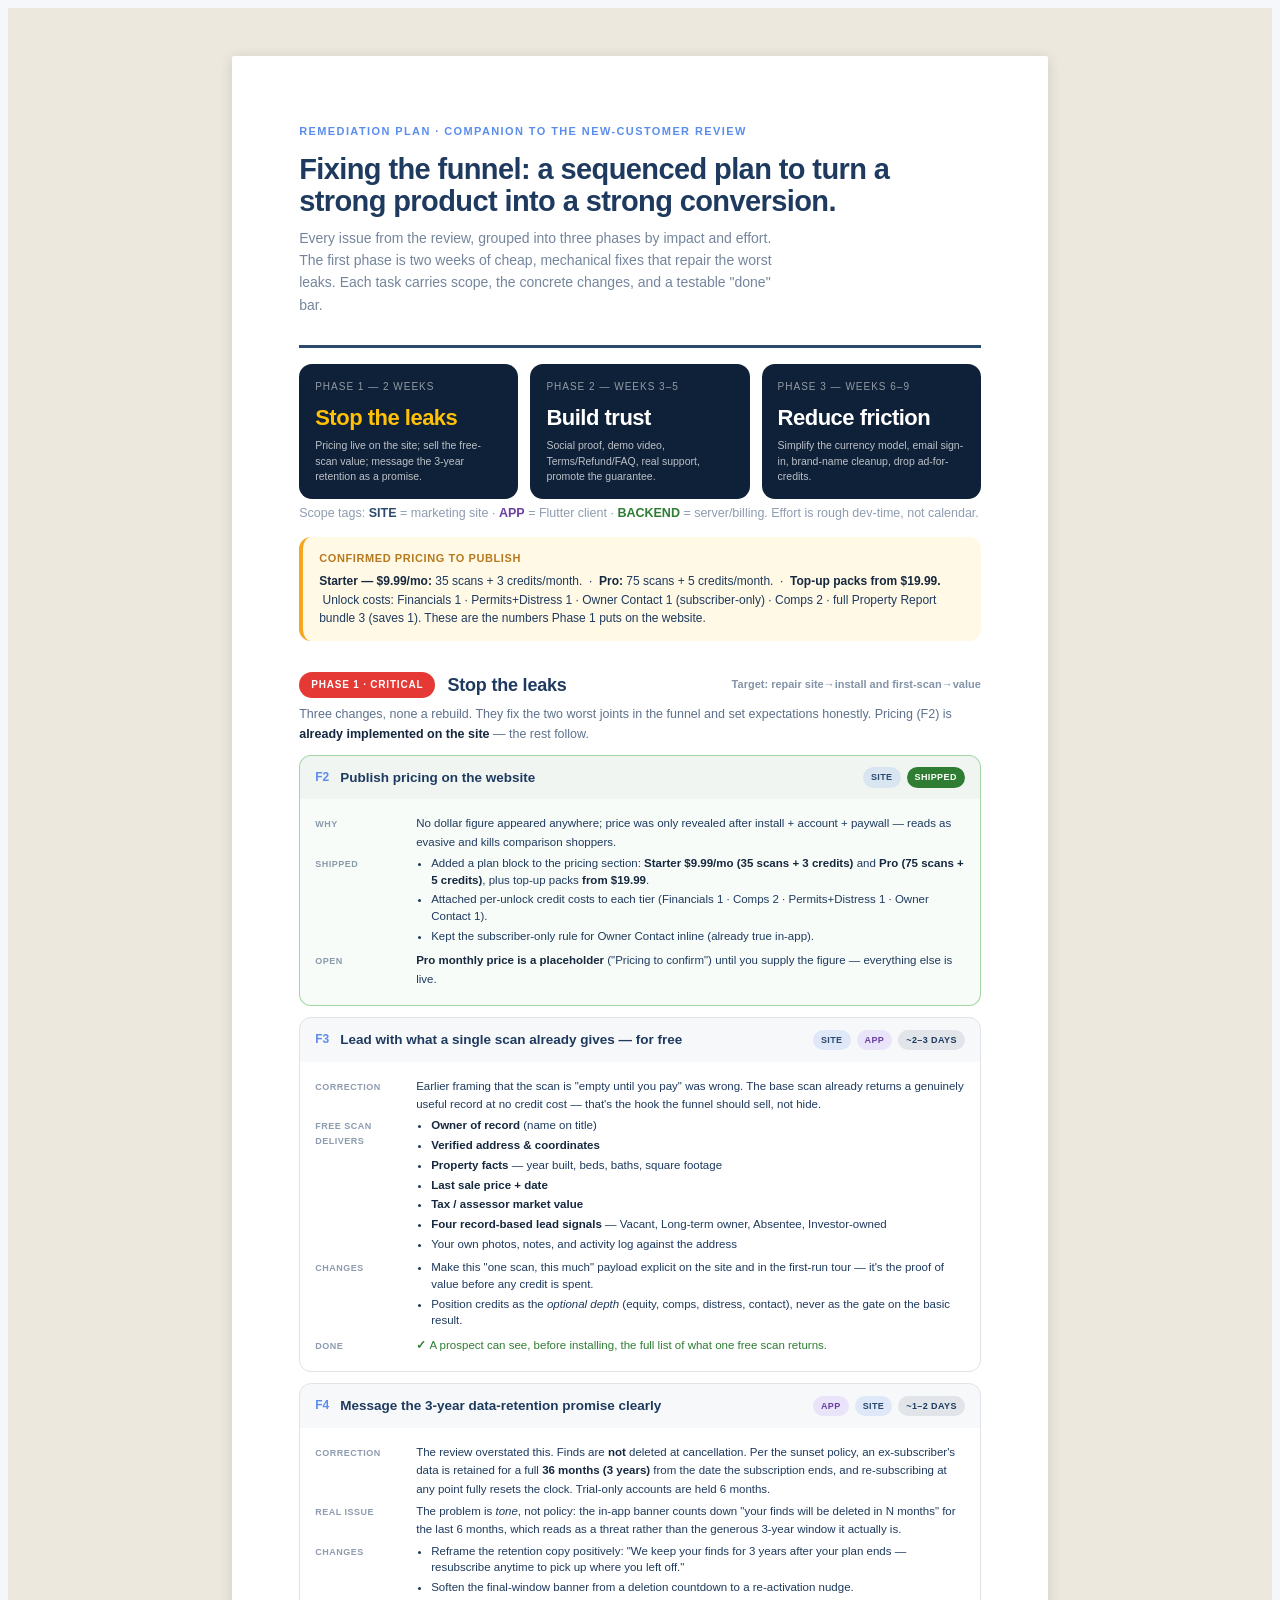
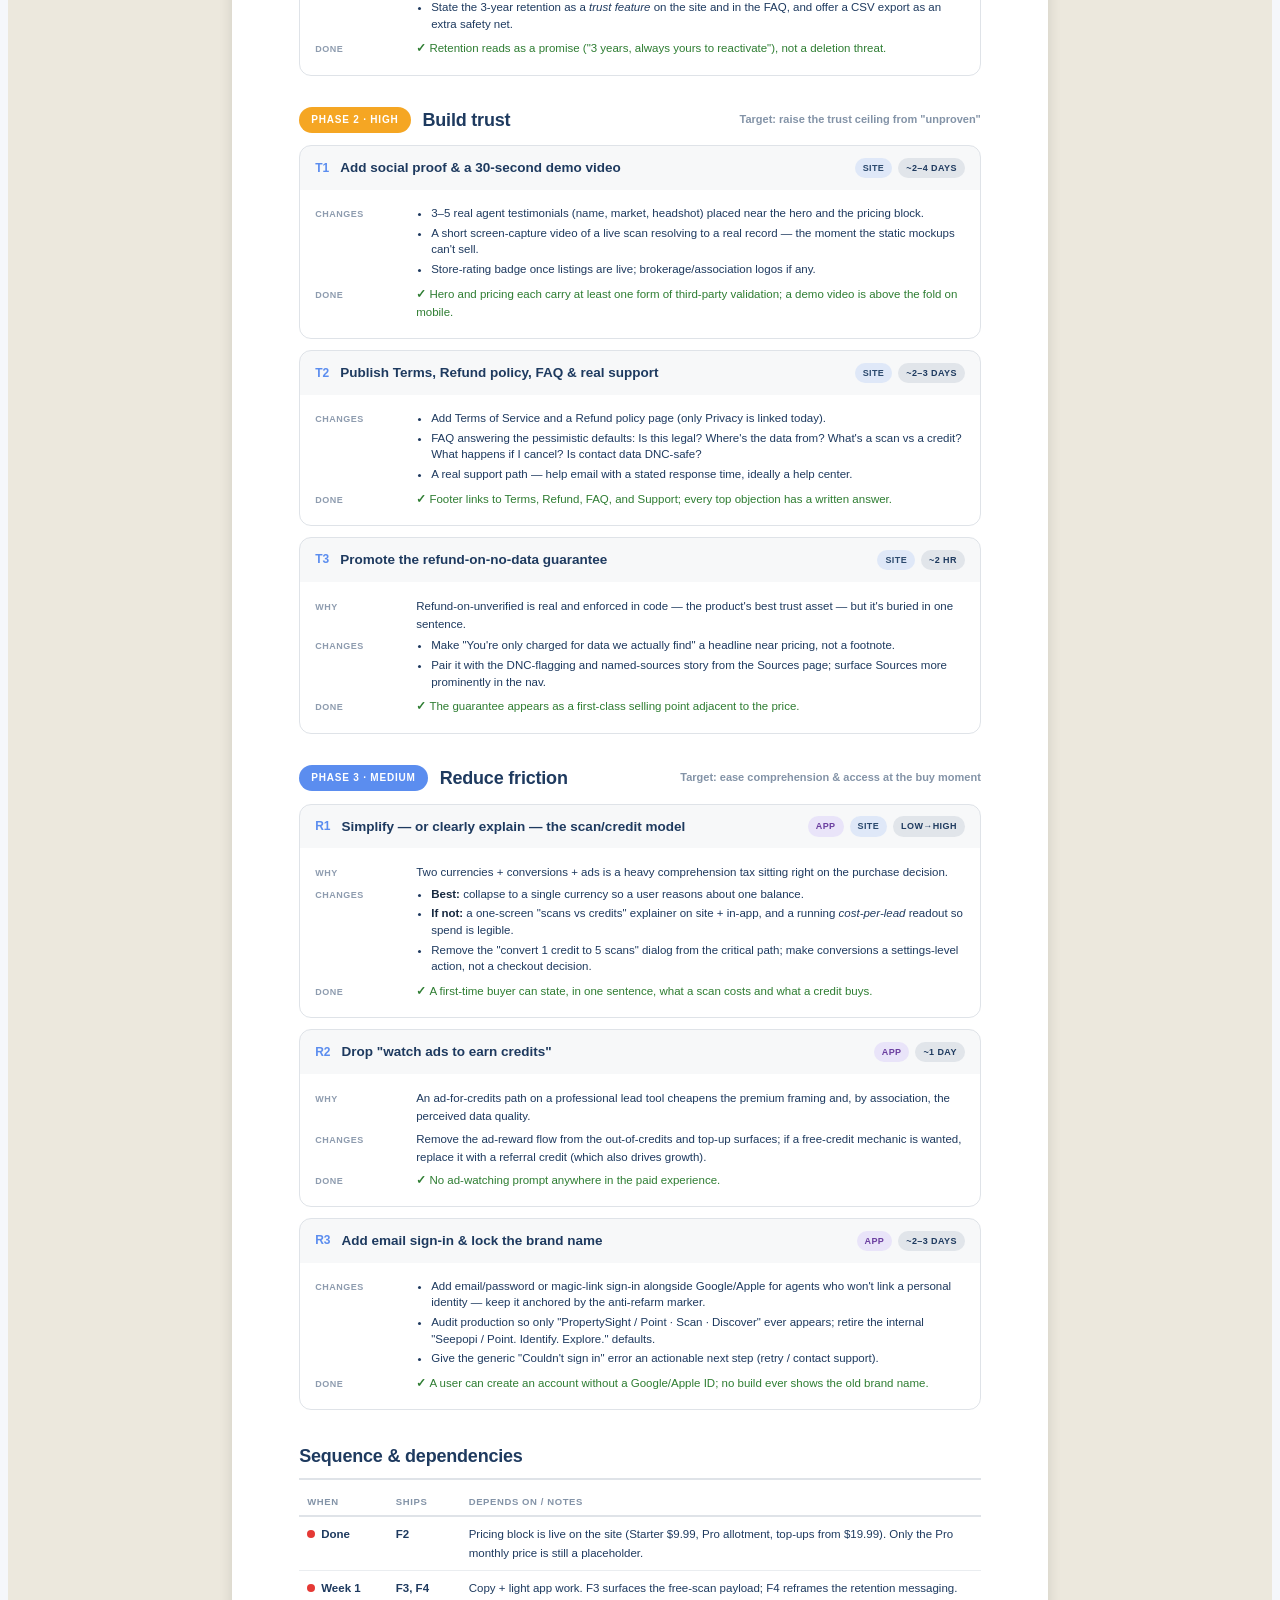
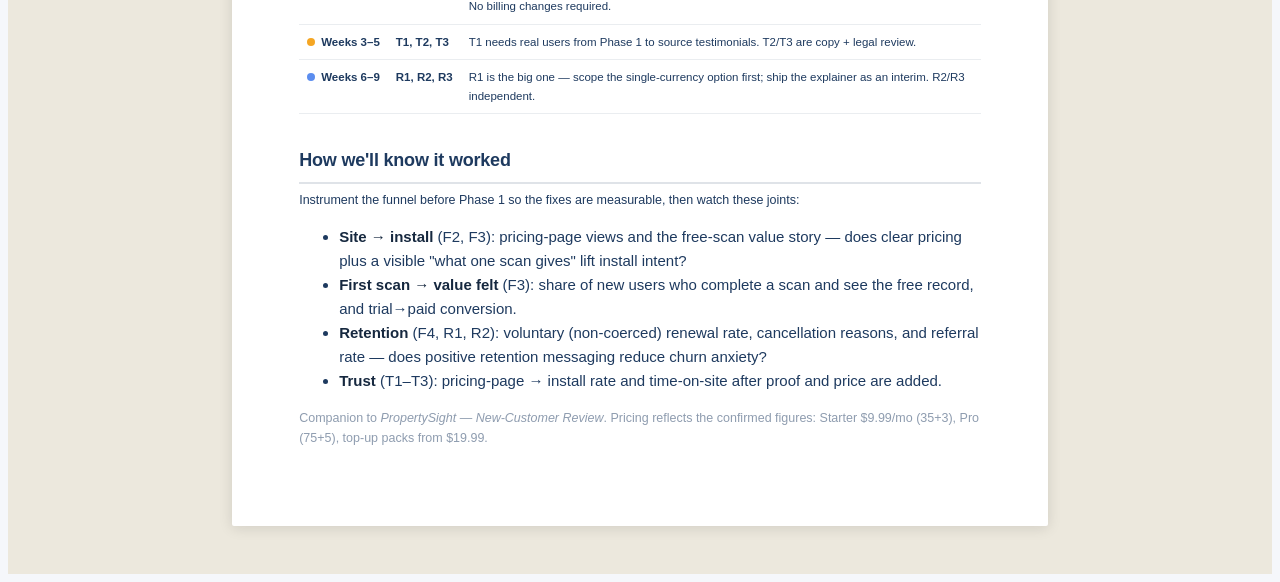
<file: PropertySight Fix Plan.html>
<!DOCTYPE html>
<html lang="en">
<head>
<meta charset="UTF-8" />
<meta name="viewport" content="width=device-width, initial-scale=1.0" />
<title>PropertySight — Remediation Plan</title>
<link rel="stylesheet" href="assets/colors_and_type.css" />
<style>
  doc-page:not(:defined) { visibility: hidden; }
  body { background: #E9EDF4; }

  .r-body { color: #1E3A5F; line-height: 1.6; }
  .r-body p { font-size: 12.5px; margin: 0 0 11px; }
  .r-body h1 { font-size: 29px; letter-spacing: -0.6px; line-height: 1.1; margin: 0 0 6px; }
  .r-body h2 {
    font-size: 18px; letter-spacing: -0.2px; margin: 32px 0 6px;
    padding-bottom: 7px; border-bottom: 2px solid rgba(30,58,95,0.14);
  }
  .r-body strong { color: #16283f; }
  .r-body a { color: #2C6FDB; text-decoration: none; }
  .lead { font-size: 13.5px; color: rgba(30,58,95,0.72); line-height: 1.6; margin: 0 0 14px; }

  /* Cover */
  .cover { border-bottom: 3px solid #2C4A6E; padding-bottom: 18px; margin-bottom: 6px; }
  .cover .eyebrow {
    font-size: 11px; font-weight: 700; letter-spacing: 1.4px; text-transform: uppercase;
    color: #5B8DEF; margin-bottom: 13px;
  }
  .cover .sub { font-size: 14px; color: rgba(30,58,95,0.62); max-width: 64ch; margin-top: 9px; }

  /* Goal band */
  .goals { display: grid; grid-template-columns: repeat(3, 1fr); gap: 12px; margin: 16px 0 4px; }
  .goal { background: #0F2138; color: #fff; border-radius: 13px; padding: 15px 16px; }
  .goal .k { font-size: 10px; letter-spacing: 1px; text-transform: uppercase; color: rgba(255,255,255,0.55); }
  .goal .v { font-size: 22px; font-weight: 800; letter-spacing: -0.5px; margin: 5px 0 3px; }
  .goal .v b { color: #FFC107; }
  .goal .d { font-size: 10.5px; color: rgba(255,255,255,0.72); line-height: 1.45; }

  /* Phase header */
  .phase { display: flex; align-items: center; gap: 12px; margin: 30px 0 4px; }
  .phase .badge { font-size: 10px; font-weight: 800; letter-spacing: 0.8px; text-transform: uppercase;
    padding: 5px 12px; border-radius: 999px; color: #fff; white-space: nowrap; }
  .p1 { background: #E53935; } .p2 { background: #F5A623; } .p3 { background: #5B8DEF; }
  .phase h2 { border: none; margin: 0; padding: 0; }
  .phase .win { margin-left: auto; font-size: 11px; font-weight: 700; color: rgba(30,58,95,0.55); }

  /* Task card */
  .task { border: 1px solid rgba(30,58,95,0.14); border-radius: 12px; padding: 0; margin: 11px 0; break-inside: avoid; overflow: hidden; }
  .task .top { display: grid; grid-template-columns: auto 1fr auto; align-items: center; gap: 11px;
    padding: 11px 15px; background: rgba(30,58,95,0.035); }
  .task .id { font-size: 12px; font-weight: 800; color: #5B8DEF; font-variant-numeric: tabular-nums; }
  .task .ttl { font-size: 13.5px; font-weight: 700; }
  .task .pills { display: flex; gap: 6px; }
  .task .pill { font-size: 9px; font-weight: 800; letter-spacing: 0.4px; text-transform: uppercase;
    padding: 3px 8px; border-radius: 999px; white-space: nowrap; }
  .pill-site { background: rgba(91,141,239,0.15); color: #2C4A6E; }
  .pill-app { background: rgba(167,139,250,0.18); color: #6B3FA0; }
  .pill-back { background: rgba(76,175,80,0.16); color: #2E7D32; }
  .pill-shipped { background: #2E7D32; color: #fff; }
  .pill-eff { background: rgba(30,58,95,0.1); color: #1E3A5F; }
  .done-task { border-color: rgba(76,175,80,0.5); background: rgba(76,175,80,0.04); }
  .task .body { padding: 11px 15px 13px; }
  .task .line { display: grid; grid-template-columns: 92px 1fr; gap: 9px; font-size: 11.5px; margin: 4px 0; align-items: baseline; }
  .task .line .k { font-weight: 800; color: rgba(30,58,95,0.5); text-transform: uppercase; font-size: 9px; letter-spacing: 0.5px; }
  .task .line ul { margin: 0; padding-left: 15px; }
  .task .line li { font-size: 11.5px; margin: 0 0 3px; line-height: 1.45; }
  .task code { font-family: var(--font-mono); font-size: 10.5px; background: rgba(30,58,95,0.08); padding: 1px 4px; border-radius: 4px; }
  .ac { color: #2E7D32; }
  .ac::before { content: "✓ "; font-weight: 800; }

  .note { font-size: 10.5px; color: rgba(30,58,95,0.5); }
  .box { border-radius: 12px; padding: 13px 16px; margin: 14px 0; font-size: 12px; line-height: 1.55;
    background: rgba(255,193,7,0.1); border-left: 4px solid #F5A623; }
  .box .t { font-weight: 700; font-size: 11px; letter-spacing: 0.6px; text-transform: uppercase; margin-bottom: 5px; color: #B7791F; }

  /* Sequence table */
  .seq { width: 100%; border-collapse: collapse; margin: 8px 0 4px; }
  .seq th { text-align: left; font-size: 9.5px; letter-spacing: 0.6px; text-transform: uppercase;
    color: rgba(30,58,95,0.55); padding: 6px 8px; border-bottom: 2px solid rgba(30,58,95,0.14); }
  .seq td { font-size: 11.5px; padding: 8px; border-bottom: 1px solid rgba(30,58,95,0.09); vertical-align: top; }
  .seq td.w { font-weight: 700; white-space: nowrap; }
  .seq .dot { display: inline-block; width: 8px; height: 8px; border-radius: 999px; margin-right: 6px; }
</style>
</head>
<body>
<doc-page size="letter" margin="0.7in">
<div class="r-body">

  <div class="cover">
    <div class="eyebrow">Remediation Plan · Companion to the New-Customer Review</div>
    <h1>Fixing the funnel: a sequenced plan to turn a strong product into a strong&nbsp;conversion.</h1>
    <p class="sub">Every issue from the review, grouped into three phases by impact and effort. The first phase is two weeks of cheap, mechanical fixes that repair the worst leaks. Each task carries scope, the concrete changes, and a testable "done" bar.</p>
  </div>

  <div class="goals">
    <div class="goal">
      <div class="k">Phase 1 — 2 weeks</div>
      <div class="v"><b>Stop the leaks</b></div>
      <div class="d">Pricing live on the site; sell the free-scan value; message the 3-year retention as a promise.</div>
    </div>
    <div class="goal">
      <div class="k">Phase 2 — weeks 3–5</div>
      <div class="v">Build trust</div>
      <div class="d">Social proof, demo video, Terms/Refund/FAQ, real support, promote the guarantee.</div>
    </div>
    <div class="goal">
      <div class="k">Phase 3 — weeks 6–9</div>
      <div class="v">Reduce friction</div>
      <div class="d">Simplify the currency model, email sign-in, brand-name cleanup, drop ad-for-credits.</div>
    </div>
  </div>
  <p class="note">Scope tags: <b style="color:#2C4A6E">SITE</b> = marketing site · <b style="color:#6B3FA0">APP</b> = Flutter client · <b style="color:#2E7D32">BACKEND</b> = server/billing. Effort is rough dev-time, not calendar.</p>

  <div class="box">
    <div class="t">Confirmed pricing to publish</div>
    <strong>Starter — $9.99/mo:</strong> 35 scans + 3 credits/month. &nbsp;·&nbsp; <strong>Pro:</strong> 75 scans + 5 credits/month. &nbsp;·&nbsp; <strong>Top-up packs from $19.99.</strong> &nbsp;Unlock costs: Financials 1 · Permits+Distress 1 · Owner Contact 1 (subscriber-only) · Comps 2 · full Property Report bundle 3 (saves 1). These are the numbers Phase 1 puts on the website.
  </div>

  <!-- ───────────── PHASE 1 ───────────── -->
  <div class="phase">
    <span class="badge p1">Phase 1 · Critical</span>
    <h2>Stop the leaks</h2>
    <span class="win">Target: repair site→install and first-scan→value</span>
  </div>
  <p class="lead">Three changes, none a rebuild. They fix the two worst joints in the funnel and set expectations honestly. Pricing (F2) is <strong>already implemented on the site</strong> — the rest follow.</p>

  <div class="task done-task">
    <div class="top">
      <span class="id">F2</span>
      <span class="ttl">Publish pricing on the website</span>
      <span class="pills"><span class="pill pill-site">Site</span><span class="pill pill-shipped">Shipped</span></span>
    </div>
    <div class="body">
      <div class="line"><span class="k">Why</span><span>No dollar figure appeared anywhere; price was only revealed after install + account + paywall — reads as evasive and kills comparison shoppers.</span></div>
      <div class="line"><span class="k">Shipped</span><span><ul>
        <li>Added a plan block to the pricing section: <strong>Starter $9.99/mo (35 scans + 3 credits)</strong> and <strong>Pro (75 scans + 5 credits)</strong>, plus top-up packs <strong>from $19.99</strong>.</li>
        <li>Attached per-unlock credit costs to each tier (Financials 1 · Comps 2 · Permits+Distress 1 · Owner Contact 1).</li>
        <li>Kept the subscriber-only rule for Owner Contact inline (already true in-app).</li>
      </ul></span></div>
      <div class="line"><span class="k">Open</span><span><strong>Pro monthly price is a placeholder</strong> ("Pricing to confirm") until you supply the figure — everything else is live.</span></div>
    </div>
  </div>

  <div class="task">
    <div class="top">
      <span class="id">F3</span>
      <span class="ttl">Lead with what a single scan already gives — for free</span>
      <span class="pills"><span class="pill pill-site">Site</span><span class="pill pill-app">App</span><span class="pill pill-eff">~2–3 days</span></span>
    </div>
    <div class="body">
      <div class="line"><span class="k">Correction</span><span>Earlier framing that the scan is "empty until you pay" was wrong. The base scan already returns a genuinely useful record at no credit cost — that's the hook the funnel should sell, not hide.</span></div>
      <div class="line"><span class="k">Free scan delivers</span><span><ul>
        <li><strong>Owner of record</strong> (name on title)</li>
        <li><strong>Verified address &amp; coordinates</strong></li>
        <li><strong>Property facts</strong> — year built, beds, baths, square footage</li>
        <li><strong>Last sale price + date</strong></li>
        <li><strong>Tax / assessor market value</strong></li>
        <li><strong>Four record-based lead signals</strong> — Vacant, Long-term owner, Absentee, Investor-owned</li>
        <li>Your own photos, notes, and activity log against the address</li>
      </ul></span></div>
      <div class="line"><span class="k">Changes</span><span><ul>
        <li>Make this "one scan, this much" payload explicit on the site and in the first-run tour — it's the proof of value before any credit is spent.</li>
        <li>Position credits as the <em>optional depth</em> (equity, comps, distress, contact), never as the gate on the basic result.</li>
      </ul></span></div>
      <div class="line"><span class="k">Done</span><span class="ac">A prospect can see, before installing, the full list of what one free scan returns.</span></div>
    </div>
  </div>

  <div class="task">
    <div class="top">
      <span class="id">F4</span>
      <span class="ttl">Message the 3-year data-retention promise clearly</span>
      <span class="pills"><span class="pill pill-app">App</span><span class="pill pill-site">Site</span><span class="pill pill-eff">~1–2 days</span></span>
    </div>
    <div class="body">
      <div class="line"><span class="k">Correction</span><span>The review overstated this. Finds are <strong>not</strong> deleted at cancellation. Per the sunset policy, an ex-subscriber's data is retained for a full <strong>36 months (3 years)</strong> from the date the subscription ends, and re-subscribing at any point fully resets the clock. Trial-only accounts are held 6 months.</span></div>
      <div class="line"><span class="k">Real issue</span><span>The problem is <em>tone</em>, not policy: the in-app banner counts down "your finds will be deleted in N months" for the last 6 months, which reads as a threat rather than the generous 3-year window it actually is.</span></div>
      <div class="line"><span class="k">Changes</span><span><ul>
        <li>Reframe the retention copy positively: "We keep your finds for 3 years after your plan ends — resubscribe anytime to pick up where you left off."</li>
        <li>Soften the final-window banner from a deletion countdown to a re-activation nudge.</li>
        <li>State the 3-year retention as a <em>trust feature</em> on the site and in the FAQ, and offer a CSV export as an extra safety net.</li>
      </ul></span></div>
      <div class="line"><span class="k">Done</span><span class="ac">Retention reads as a promise ("3 years, always yours to reactivate"), not a deletion threat.</span></div>
    </div>
  </div>

  <!-- ───────────── PHASE 2 ───────────── -->
  <div class="phase">
    <span class="badge p2">Phase 2 · High</span>
    <h2>Build trust</h2>
    <span class="win">Target: raise the trust ceiling from "unproven"</span>
  </div>

  <div class="task">
    <div class="top">
      <span class="id">T1</span>
      <span class="ttl">Add social proof &amp; a 30-second demo video</span>
      <span class="pills"><span class="pill pill-site">Site</span><span class="pill pill-eff">~2–4 days</span></span>
    </div>
    <div class="body">
      <div class="line"><span class="k">Changes</span><span><ul>
        <li>3–5 real agent testimonials (name, market, headshot) placed near the hero and the pricing block.</li>
        <li>A short screen-capture video of a live scan resolving to a real record — the moment the static mockups can't sell.</li>
        <li>Store-rating badge once listings are live; brokerage/association logos if any.</li>
      </ul></span></div>
      <div class="line"><span class="k">Done</span><span class="ac">Hero and pricing each carry at least one form of third-party validation; a demo video is above the fold on mobile.</span></div>
    </div>
  </div>

  <div class="task">
    <div class="top">
      <span class="id">T2</span>
      <span class="ttl">Publish Terms, Refund policy, FAQ &amp; real support</span>
      <span class="pills"><span class="pill pill-site">Site</span><span class="pill pill-eff">~2–3 days</span></span>
    </div>
    <div class="body">
      <div class="line"><span class="k">Changes</span><span><ul>
        <li>Add Terms of Service and a Refund policy page (only Privacy is linked today).</li>
        <li>FAQ answering the pessimistic defaults: Is this legal? Where's the data from? What's a scan vs a credit? What happens if I cancel? Is contact data DNC-safe?</li>
        <li>A real support path — help email with a stated response time, ideally a help center.</li>
      </ul></span></div>
      <div class="line"><span class="k">Done</span><span class="ac">Footer links to Terms, Refund, FAQ, and Support; every top objection has a written answer.</span></div>
    </div>
  </div>

  <div class="task">
    <div class="top">
      <span class="id">T3</span>
      <span class="ttl">Promote the refund-on-no-data guarantee</span>
      <span class="pills"><span class="pill pill-site">Site</span><span class="pill pill-eff">~2 hr</span></span>
    </div>
    <div class="body">
      <div class="line"><span class="k">Why</span><span>Refund-on-unverified is real and enforced in code — the product's best trust asset — but it's buried in one sentence.</span></div>
      <div class="line"><span class="k">Changes</span><span><ul>
        <li>Make "You're only charged for data we actually find" a headline near pricing, not a footnote.</li>
        <li>Pair it with the DNC-flagging and named-sources story from the Sources page; surface Sources more prominently in the nav.</li>
      </ul></span></div>
      <div class="line"><span class="k">Done</span><span class="ac">The guarantee appears as a first-class selling point adjacent to the price.</span></div>
    </div>
  </div>

  <!-- ───────────── PHASE 3 ───────────── -->
  <div class="phase">
    <span class="badge p3">Phase 3 · Medium</span>
    <h2>Reduce friction</h2>
    <span class="win">Target: ease comprehension &amp; access at the buy moment</span>
  </div>

  <div class="task">
    <div class="top">
      <span class="id">R1</span>
      <span class="ttl">Simplify — or clearly explain — the scan/credit model</span>
      <span class="pills"><span class="pill pill-app">App</span><span class="pill pill-site">Site</span><span class="pill pill-eff">Low→High</span></span>
    </div>
    <div class="body">
      <div class="line"><span class="k">Why</span><span>Two currencies + conversions + ads is a heavy comprehension tax sitting right on the purchase decision.</span></div>
      <div class="line"><span class="k">Changes</span><span><ul>
        <li><strong>Best:</strong> collapse to a single currency so a user reasons about one balance.</li>
        <li><strong>If not:</strong> a one-screen "scans vs credits" explainer on site + in-app, and a running <em>cost-per-lead</em> readout so spend is legible.</li>
        <li>Remove the "convert 1 credit to 5 scans" dialog from the critical path; make conversions a settings-level action, not a checkout decision.</li>
      </ul></span></div>
      <div class="line"><span class="k">Done</span><span class="ac">A first-time buyer can state, in one sentence, what a scan costs and what a credit buys.</span></div>
    </div>
  </div>

  <div class="task">
    <div class="top">
      <span class="id">R2</span>
      <span class="ttl">Drop "watch ads to earn credits"</span>
      <span class="pills"><span class="pill pill-app">App</span><span class="pill pill-eff">~1 day</span></span>
    </div>
    <div class="body">
      <div class="line"><span class="k">Why</span><span>An ad-for-credits path on a professional lead tool cheapens the premium framing and, by association, the perceived data quality.</span></div>
      <div class="line"><span class="k">Changes</span><span>Remove the ad-reward flow from the out-of-credits and top-up surfaces; if a free-credit mechanic is wanted, replace it with a referral credit (which also drives growth).</span></div>
      <div class="line"><span class="k">Done</span><span class="ac">No ad-watching prompt anywhere in the paid experience.</span></div>
    </div>
  </div>

  <div class="task">
    <div class="top">
      <span class="id">R3</span>
      <span class="ttl">Add email sign-in &amp; lock the brand name</span>
      <span class="pills"><span class="pill pill-app">App</span><span class="pill pill-eff">~2–3 days</span></span>
    </div>
    <div class="body">
      <div class="line"><span class="k">Changes</span><span><ul>
        <li>Add email/password or magic-link sign-in alongside Google/Apple for agents who won't link a personal identity — keep it anchored by the anti-refarm marker.</li>
        <li>Audit production so only "PropertySight / Point · Scan · Discover" ever appears; retire the internal "Seepopi / Point. Identify. Explore." defaults.</li>
        <li>Give the generic "Couldn't sign in" error an actionable next step (retry / contact support).</li>
      </ul></span></div>
      <div class="line"><span class="k">Done</span><span class="ac">A user can create an account without a Google/Apple ID; no build ever shows the old brand name.</span></div>
    </div>
  </div>

  <!-- ───────────── SEQUENCE ───────────── -->
  <h2>Sequence &amp; dependencies</h2>
  <table class="seq">
    <thead><tr><th>When</th><th>Ships</th><th>Depends on / notes</th></tr></thead>
    <tbody>
      <tr><td class="w"><span class="dot" style="background:#E53935"></span>Done</td><td class="w">F2</td><td>Pricing block is live on the site (Starter $9.99, Pro allotment, top-ups from $19.99). Only the Pro monthly price is still a placeholder.</td></tr>
      <tr><td class="w"><span class="dot" style="background:#E53935"></span>Week 1</td><td class="w">F3, F4</td><td>Copy + light app work. F3 surfaces the free-scan payload; F4 reframes the retention messaging. No billing changes required.</td></tr>
      <tr><td class="w"><span class="dot" style="background:#F5A623"></span>Weeks 3–5</td><td class="w">T1, T2, T3</td><td>T1 needs real users from Phase 1 to source testimonials. T2/T3 are copy + legal review.</td></tr>
      <tr><td class="w"><span class="dot" style="background:#5B8DEF"></span>Weeks 6–9</td><td class="w">R1, R2, R3</td><td>R1 is the big one — scope the single-currency option first; ship the explainer as an interim. R2/R3 independent.</td></tr>
    </tbody>
  </table>

  <h2>How we'll know it worked</h2>
  <p>Instrument the funnel before Phase 1 so the fixes are measurable, then watch these joints:</p>
  <ul>
    <li><strong>Site → install</strong> (F2, F3): pricing-page views and the free-scan value story — does clear pricing plus a visible "what one scan gives" lift install intent?</li>
    <li><strong>First scan → value felt</strong> (F3): share of new users who complete a scan and see the free record, and trial→paid conversion.</li>
    <li><strong>Retention</strong> (F4, R1, R2): voluntary (non-coerced) renewal rate, cancellation reasons, and referral rate — does positive retention messaging reduce churn anxiety?</li>
    <li><strong>Trust</strong> (T1–T3): pricing-page → install rate and time-on-site after proof and price are added.</li>
  </ul>
  <p class="note">Companion to <em>PropertySight — New-Customer Review</em>. Pricing reflects the confirmed figures: Starter $9.99/mo (35+3), Pro (75+5), top-up packs from $19.99.</p>

</div>
</doc-page>

<template id="__bundler_thumbnail">
  <svg viewBox="0 0 100 100" xmlns="http://www.w3.org/2000/svg">
    <rect width="100" height="100" fill="#0F2138"/>
    <path d="M30 52 l12 12 l28 -30" fill="none" stroke="#5B8DEF" stroke-width="6" stroke-linecap="round" stroke-linejoin="round"/>
    <circle cx="50" cy="50" r="30" fill="none" stroke="#FFC107" stroke-width="4" opacity="0.5"/>
  </svg>
</template>

<script src="doc-page.js"></script>
</body>
</html>
</file>
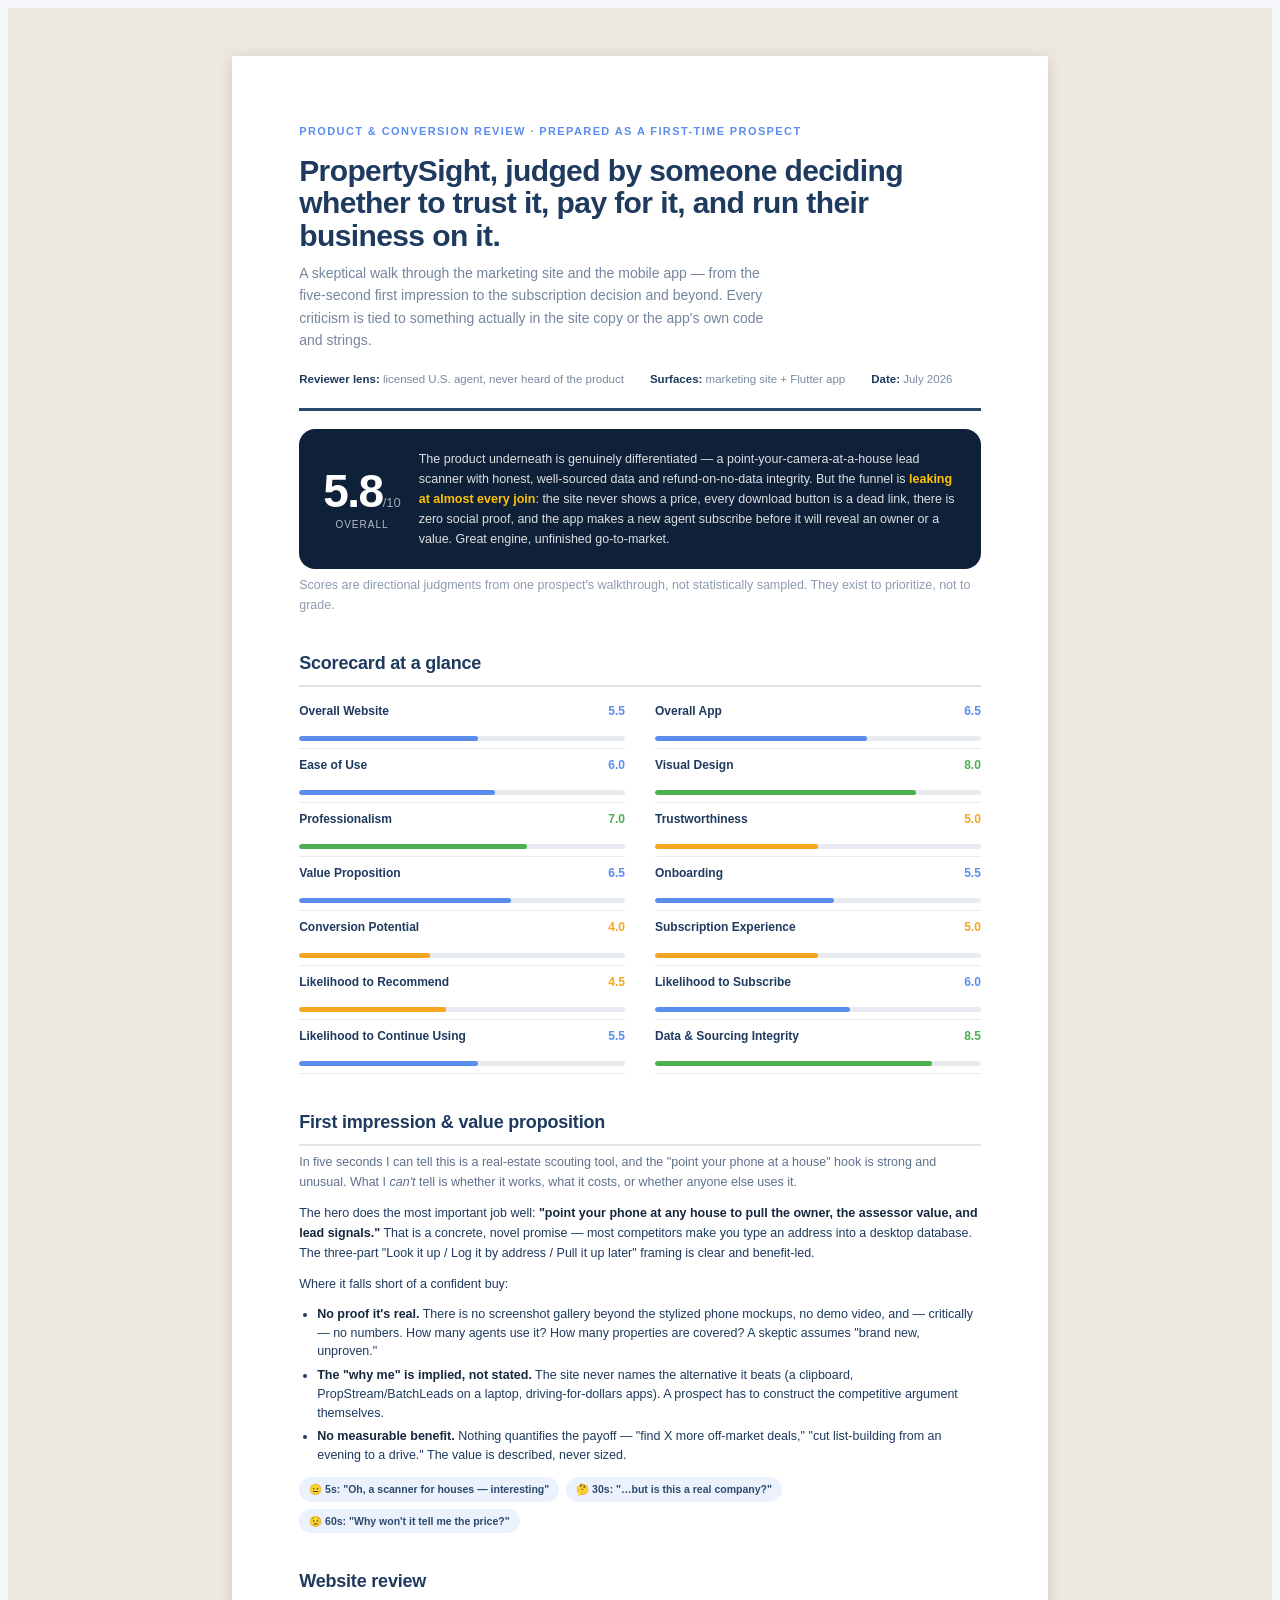
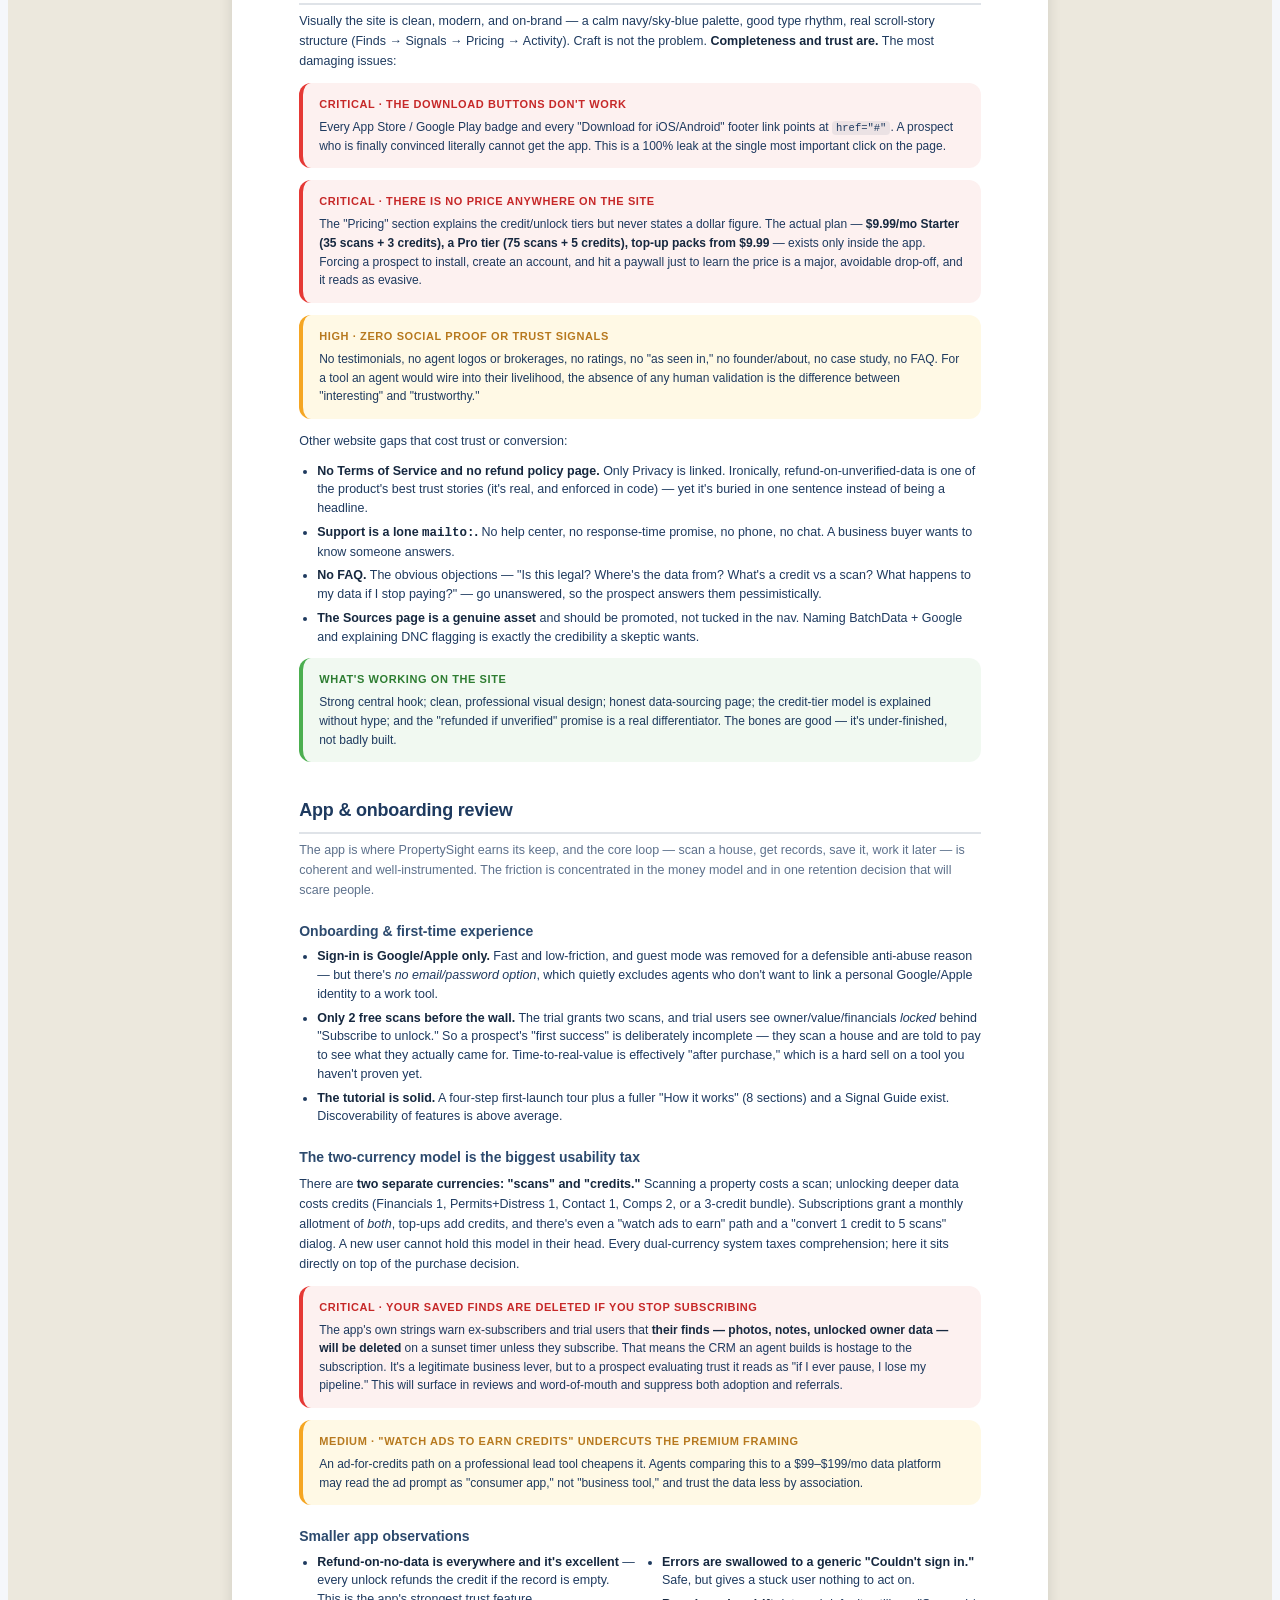
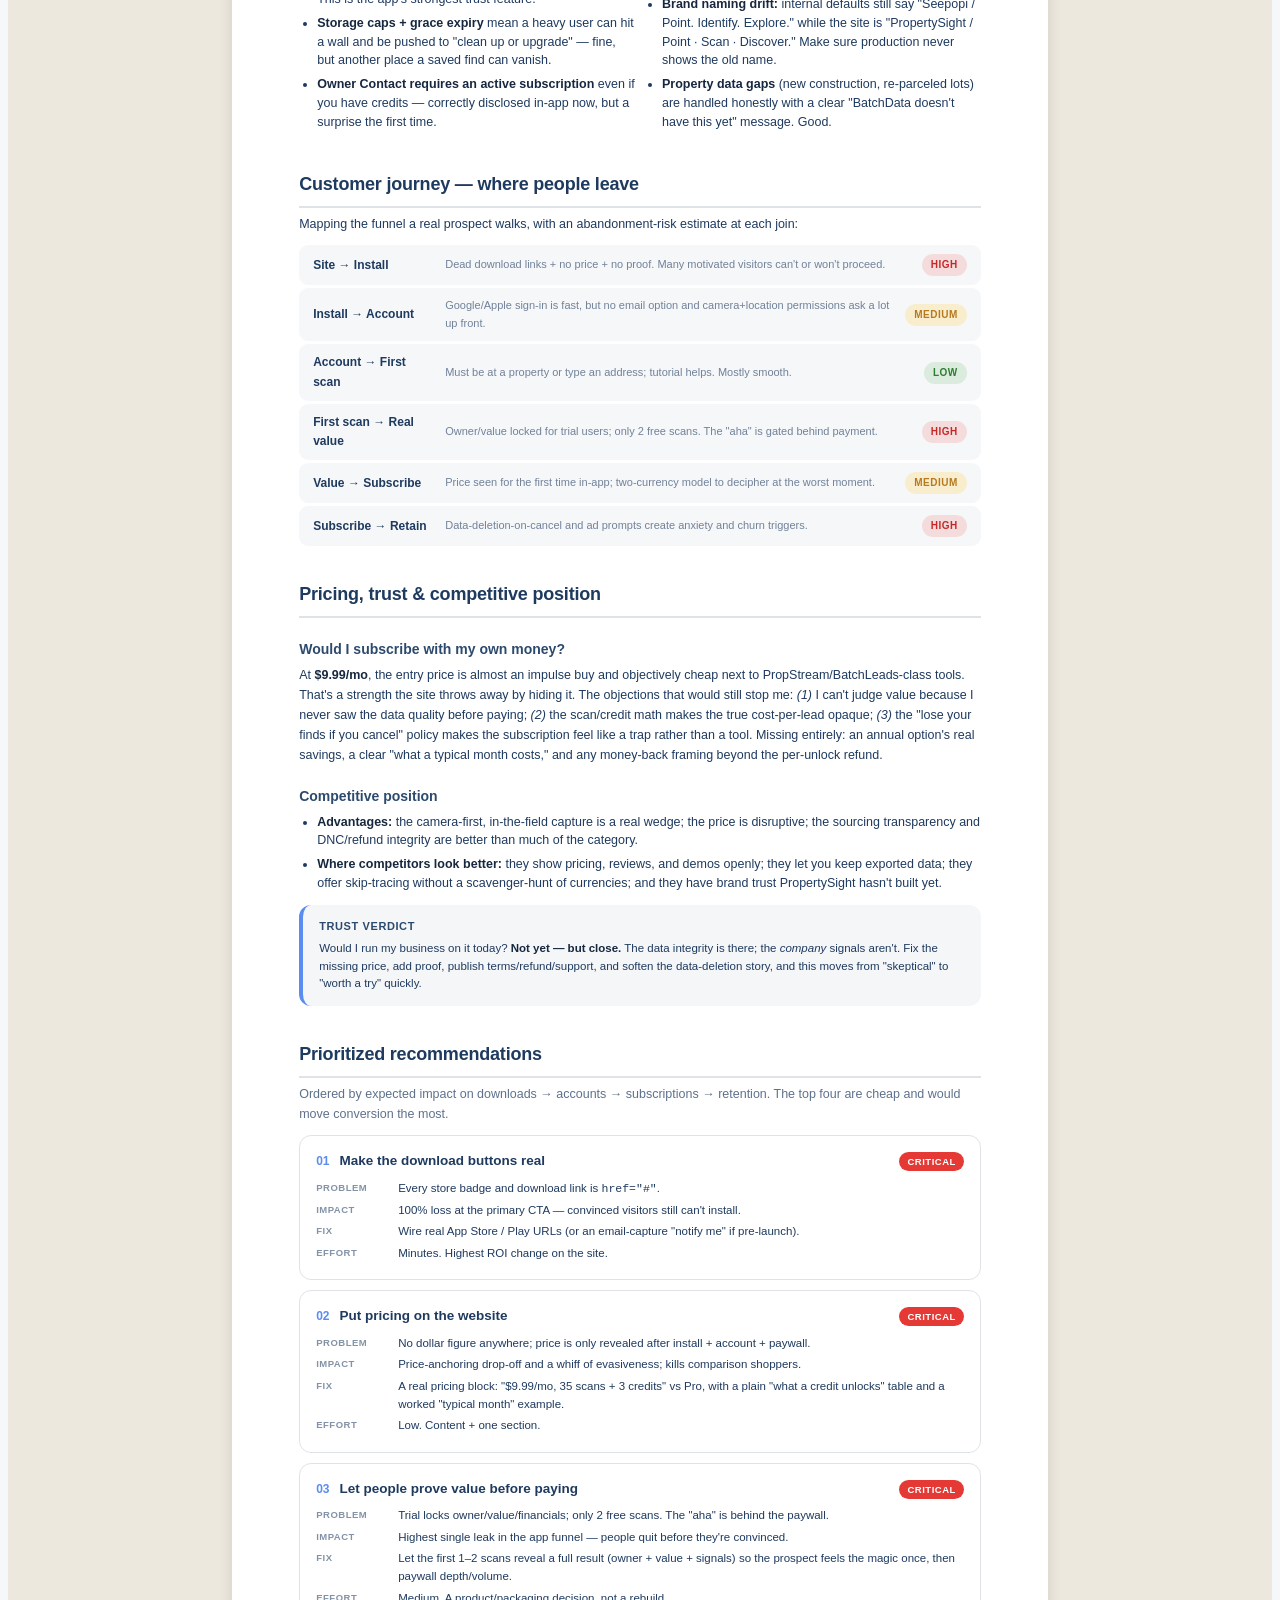
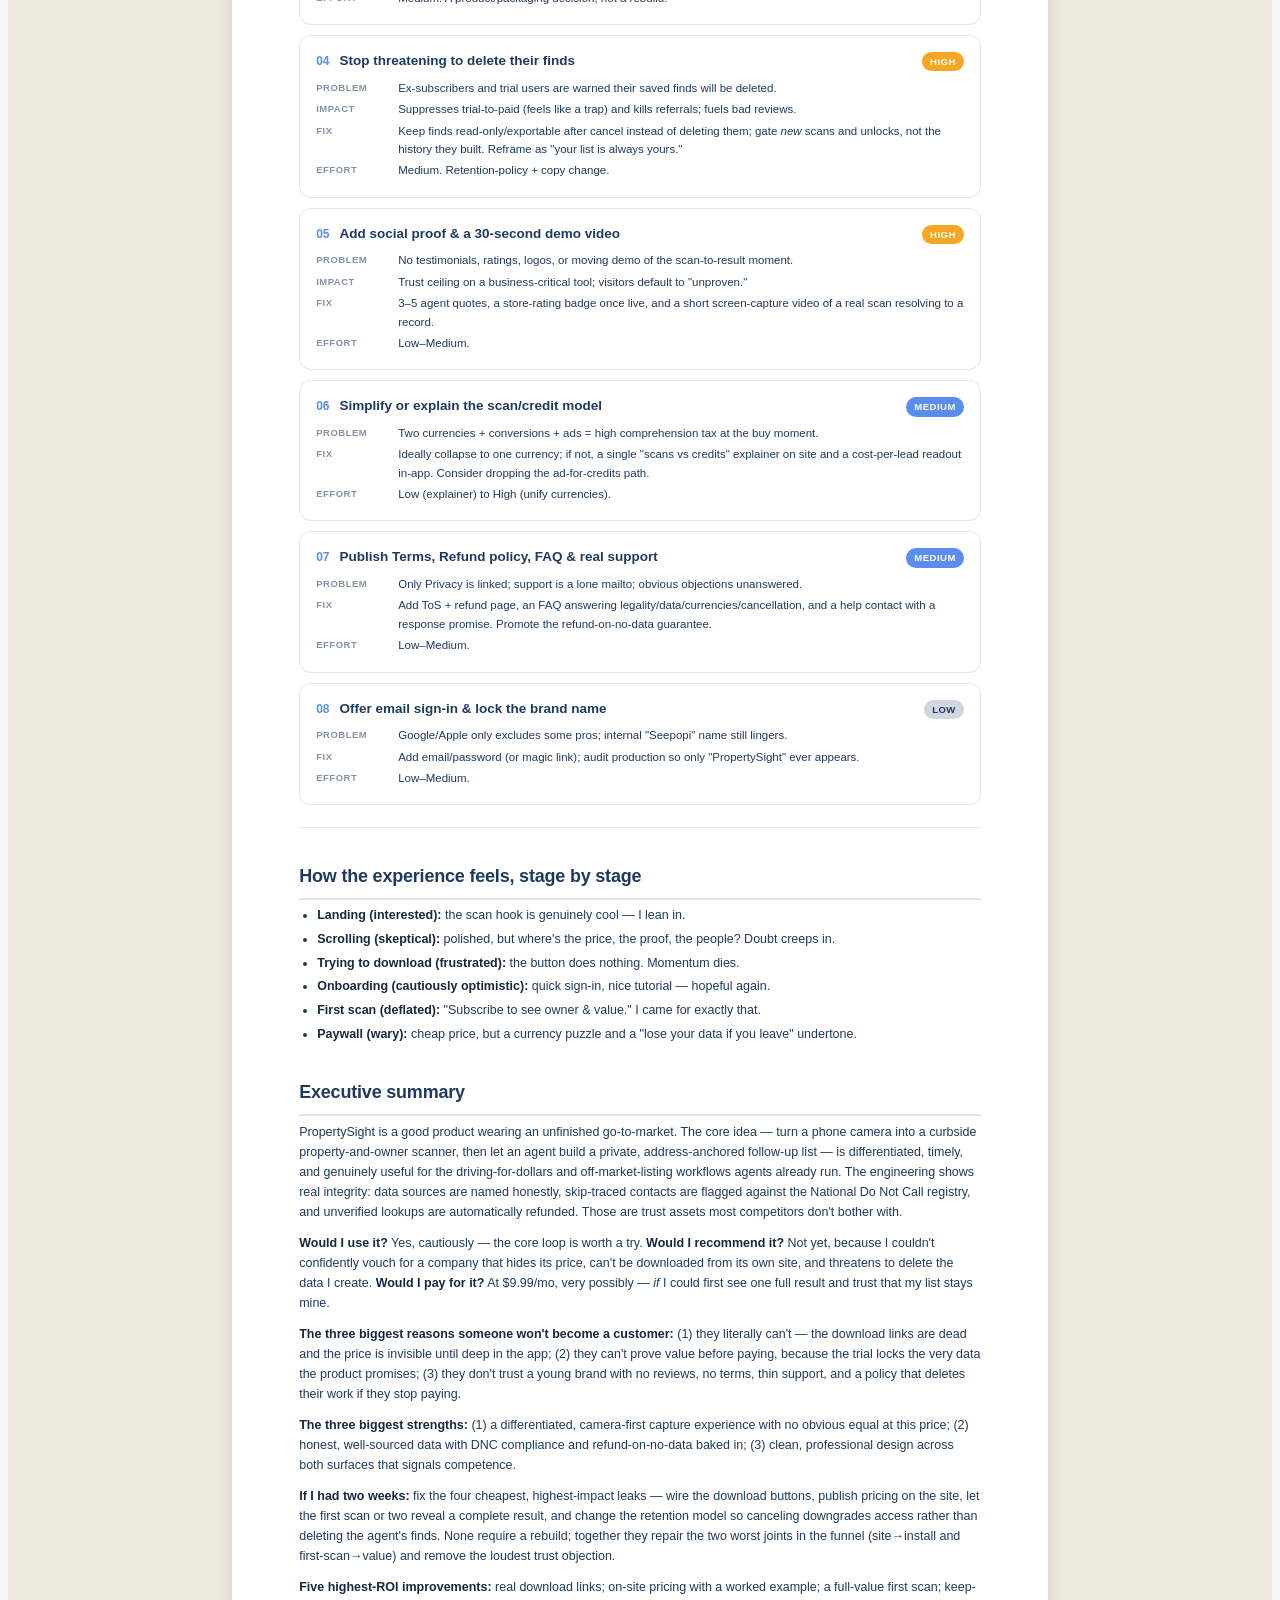
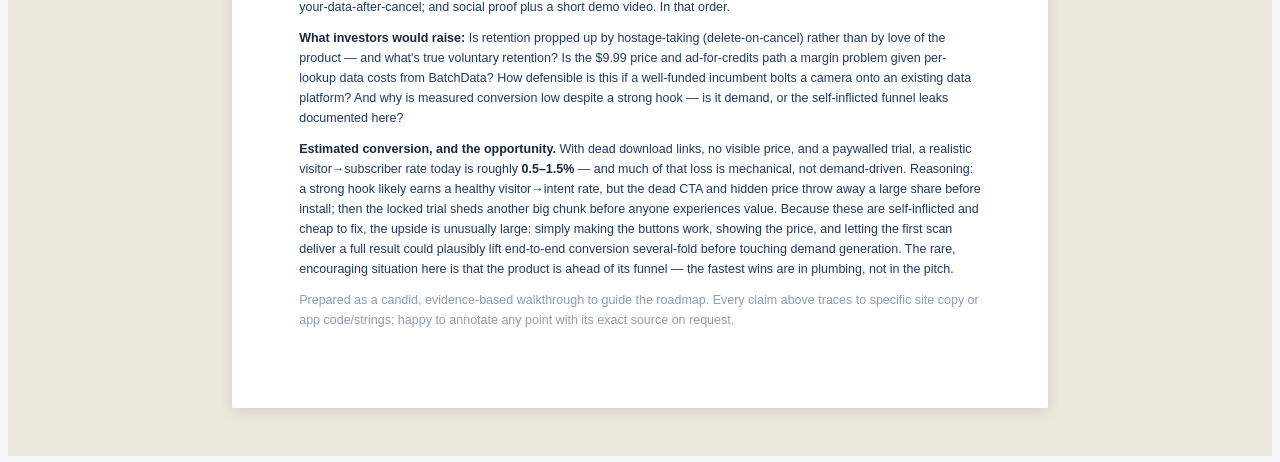
<file: PropertySight Review.html>
<!DOCTYPE html>
<html lang="en">
<head>
<meta charset="UTF-8" />
<meta name="viewport" content="width=device-width, initial-scale=1.0" />
<title>PropertySight — New-Customer Review</title>
<link rel="stylesheet" href="assets/colors_and_type.css" />
<style>
  doc-page:not(:defined) { visibility: hidden; }
  body { background: #E9EDF4; }

  doc-page { --ink: #1E3A5F; }

  .r-body { color: #1E3A5F; line-height: 1.6; }
  .r-body p { font-size: 12.5px; margin: 0 0 11px; }
  .r-body h1 { font-size: 30px; letter-spacing: -0.6px; line-height: 1.08; margin: 0 0 6px; }
  .r-body h2 {
    font-size: 18px; letter-spacing: -0.2px; margin: 34px 0 6px;
    padding-bottom: 7px; border-bottom: 2px solid rgba(30,58,95,0.14);
  }
  .r-body h3 { font-size: 14px; margin: 20px 0 5px; color: #2C4A6E; }
  .r-body strong { color: #16283f; }
  .r-body ul { margin: 4px 0 12px; padding-left: 18px; }
  .r-body li { font-size: 12.5px; margin: 0 0 5px; line-height: 1.5; }
  .r-body a { color: #2C6FDB; text-decoration: none; }

  /* Cover */
  .cover { border-bottom: 3px solid #2C4A6E; padding-bottom: 20px; margin-bottom: 8px; }
  .cover .eyebrow {
    font-size: 11px; font-weight: 700; letter-spacing: 1.4px; text-transform: uppercase;
    color: #5B8DEF; margin-bottom: 14px;
  }
  .cover .sub { font-size: 14px; color: rgba(30,58,95,0.62); max-width: 62ch; margin-top: 10px; }
  .cover .meta {
    display: flex; flex-wrap: wrap; gap: 8px 26px; margin-top: 18px;
    font-size: 11.5px; color: rgba(30,58,95,0.6);
  }
  .cover .meta b { color: #1E3A5F; font-weight: 700; }

  /* Verdict band */
  .verdict {
    display: grid; grid-template-columns: auto 1fr; gap: 18px; align-items: center;
    background: #0F2138; color: #fff; border-radius: 16px; padding: 20px 24px; margin: 18px 0 6px;
  }
  .verdict .score { text-align: center; line-height: 1; }
  .verdict .score .n { font-size: 46px; font-weight: 800; letter-spacing: -1.5px; }
  .verdict .score .d { font-size: 13px; opacity: 0.6; }
  .verdict .score .lbl { font-size: 10px; letter-spacing: 1px; text-transform: uppercase; opacity: 0.7; margin-top: 6px; }
  .verdict p { color: rgba(255,255,255,0.86); font-size: 12.5px; margin: 0; }
  .verdict .rec { font-weight: 700; color: #FFC107; }

  /* Score grid */
  .scoregrid { display: grid; grid-template-columns: 1fr 1fr; gap: 0 30px; margin: 8px 0 4px; }
  .scorerow { display: grid; grid-template-columns: 1fr auto; align-items: center; gap: 10px;
    padding: 7px 0; border-bottom: 1px solid rgba(30,58,95,0.1); }
  .scorerow .name { font-size: 12px; font-weight: 600; }
  .scorerow .bar { grid-column: 1 / -1; height: 5px; border-radius: 3px; background: rgba(30,58,95,0.1); overflow: hidden; margin-top: 5px; }
  .scorerow .bar i { display: block; height: 100%; border-radius: 3px; }
  .scorerow .val { font-size: 12px; font-weight: 800; font-variant-numeric: tabular-nums; }

  /* Callout boxes */
  .box { border-radius: 12px; padding: 13px 16px; margin: 12px 0; font-size: 12px; line-height: 1.55; }
  .box .t { font-weight: 700; font-size: 11px; letter-spacing: 0.6px; text-transform: uppercase; margin-bottom: 5px; }
  .box.crit { background: rgba(229,57,53,0.07); border-left: 4px solid #E53935; }
  .box.crit .t { color: #C62828; }
  .box.good { background: rgba(76,175,80,0.08); border-left: 4px solid #4CAF50; }
  .box.good .t { color: #2E7D32; }
  .box.warn { background: rgba(255,193,7,0.1); border-left: 4px solid #F5A623; }
  .box.warn .t { color: #B7791F; }
  .box.evidence { background: rgba(30,58,95,0.045); border-left: 4px solid #5B8DEF; font-size: 11.5px; }
  .box.evidence .t { color: #2C4A6E; }
  .box code { font-family: var(--font-mono); font-size: 10.5px; background: rgba(30,58,95,0.08); padding: 1px 4px; border-radius: 4px; }

  /* Funnel */
  .funnel { display: flex; flex-direction: column; gap: 3px; margin: 10px 0 14px; }
  .fstep { display: grid; grid-template-columns: 120px 1fr auto; align-items: center; gap: 12px;
    padding: 9px 14px; border-radius: 9px; background: rgba(30,58,95,0.04); }
  .fstep .stage { font-weight: 700; font-size: 12px; }
  .fstep .note { font-size: 11px; color: rgba(30,58,95,0.62); }
  .fstep .risk { font-size: 10px; font-weight: 800; letter-spacing: 0.5px; text-transform: uppercase;
    padding: 3px 9px; border-radius: 999px; white-space: nowrap; }
  .risk-high { background: rgba(229,57,53,0.14); color: #C62828; }
  .risk-med { background: rgba(255,193,7,0.18); color: #B7791F; }
  .risk-low { background: rgba(76,175,80,0.16); color: #2E7D32; }

  /* Rec cards */
  .rec-card { border: 1px solid rgba(30,58,95,0.14); border-radius: 12px; padding: 14px 16px; margin: 10px 0;
    break-inside: avoid; }
  .rec-card .head { display: flex; align-items: baseline; gap: 10px; margin-bottom: 7px; }
  .rec-card .num { font-size: 12px; font-weight: 800; color: #5B8DEF; font-variant-numeric: tabular-nums; }
  .rec-card .title { font-size: 13.5px; font-weight: 700; }
  .rec-card .row { display: grid; grid-template-columns: 74px 1fr; gap: 8px; font-size: 11.5px; margin: 3px 0; }
  .rec-card .row .k { font-weight: 700; color: rgba(30,58,95,0.55); text-transform: uppercase; font-size: 9.5px; letter-spacing: 0.5px; padding-top: 1px; }
  .rec-card .tag { display: inline-block; font-size: 9.5px; font-weight: 800; letter-spacing: 0.5px; text-transform: uppercase;
    padding: 2px 8px; border-radius: 999px; margin-left: auto; }
  .tag-crit { background: #E53935; color: #fff; }
  .tag-high { background: #F5A623; color: #fff; }
  .tag-med { background: #5B8DEF; color: #fff; }
  .tag-low { background: rgba(30,58,95,0.2); color: #1E3A5F; }

  .lead { font-size: 13.5px; color: rgba(30,58,95,0.72); line-height: 1.6; margin: 0 0 14px; }
  .two-col { columns: 2; column-gap: 26px; }
  .two-col li { break-inside: avoid; }
  hr.soft { border: none; border-top: 1px solid rgba(30,58,95,0.12); margin: 22px 0; }
  .foot-note { font-size: 10.5px; color: rgba(30,58,95,0.5); }
  .persona { display: flex; gap: 7px; flex-wrap: wrap; margin: 8px 0 14px; }
  .persona span { font-size: 10.5px; font-weight: 700; padding: 4px 10px; border-radius: 999px;
    background: rgba(91,141,239,0.12); color: #2C4A6E; }
</style>
</head>
<body>
<doc-page size="letter" margin="0.7in">
<div class="r-body">

  <!-- ───────────── COVER ───────────── -->
  <div class="cover">
    <div class="eyebrow">Product & Conversion Review · Prepared as a first-time prospect</div>
    <h1>PropertySight, judged by someone deciding whether to&nbsp;trust it, pay for it, and run their business on&nbsp;it.</h1>
    <p class="sub">A skeptical walk through the marketing site and the mobile app — from the five-second first impression to the subscription decision and beyond. Every criticism is tied to something actually in the site copy or the app's own code and strings.</p>
    <div class="meta">
      <span><b>Reviewer lens:</b> licensed U.S. agent, never heard of the product</span>
      <span><b>Surfaces:</b> marketing site + Flutter app</span>
      <span><b>Date:</b> July 2026</span>
    </div>
  </div>

  <!-- ───────────── VERDICT ───────────── -->
  <div class="verdict">
    <div class="score">
      <div><span class="n">5.8</span><span class="d">/10</span></div>
      <div class="lbl">Overall</div>
    </div>
    <p>The product underneath is genuinely differentiated — a point-your-camera-at-a-house lead scanner with honest, well-sourced data and refund-on-no-data integrity. But the funnel is <span class="rec">leaking at almost every join</span>: the site never shows a price, every download button is a dead link, there is zero social proof, and the app makes a new agent subscribe before it will reveal an owner or a value. Great engine, unfinished go-to-market.</p>
  </div>
  <p class="foot-note">Scores are directional judgments from one prospect's walkthrough, not statistically sampled. They exist to prioritize, not to grade.</p>

  <!-- ───────────── SCORECARD ───────────── -->
  <h2>Scorecard at a glance</h2>
  <div class="scoregrid" id="scoregrid"></div>

  <!-- ───────────── FIRST IMPRESSION ───────────── -->
  <h2>First impression &amp; value proposition</h2>
  <p class="lead">In five seconds I can tell this is a real-estate scouting tool, and the "point your phone at a house" hook is strong and unusual. What I <em>can't</em> tell is whether it works, what it costs, or whether anyone else uses it.</p>

  <p>The hero does the most important job well: <strong>"point your phone at any house to pull the owner, the assessor value, and lead signals."</strong> That is a concrete, novel promise — most competitors make you type an address into a desktop database. The three-part "Look it up / Log it by address / Pull it up later" framing is clear and benefit-led.</p>

  <p>Where it falls short of a confident buy:</p>
  <ul>
    <li><strong>No proof it's real.</strong> There is no screenshot gallery beyond the stylized phone mockups, no demo video, and — critically — no numbers. How many agents use it? How many properties are covered? A skeptic assumes "brand new, unproven."</li>
    <li><strong>The "why me" is implied, not stated.</strong> The site never names the alternative it beats (a clipboard, PropStream/BatchLeads on a laptop, driving-for-dollars apps). A prospect has to construct the competitive argument themselves.</li>
    <li><strong>No measurable benefit.</strong> Nothing quantifies the payoff — "find X more off-market deals," "cut list-building from an evening to a drive." The value is described, never sized.</li>
  </ul>
  <div class="persona">
    <span>😐 5s: "Oh, a scanner for houses — interesting"</span>
    <span>🤔 30s: "…but is this a real company?"</span>
    <span>😟 60s: "Why won't it tell me the price?"</span>
  </div>

  <!-- ───────────── WEBSITE ───────────── -->
  <h2>Website review</h2>
  <p>Visually the site is clean, modern, and on-brand — a calm navy/sky-blue palette, good type rhythm, real scroll-story structure (Finds → Signals → Pricing → Activity). Craft is not the problem. <strong>Completeness and trust are.</strong> The most damaging issues:</p>

  <div class="box crit">
    <div class="t">Critical · The download buttons don't work</div>
    Every App Store / Google Play badge and every "Download for iOS/Android" footer link points at <code>href="#"</code>. A prospect who is finally convinced literally cannot get the app. This is a 100% leak at the single most important click on the page.
  </div>

  <div class="box crit">
    <div class="t">Critical · There is no price anywhere on the site</div>
    The "Pricing" section explains the credit/unlock tiers but never states a dollar figure. The actual plan — <strong>$9.99/mo Starter (35 scans + 3 credits), a Pro tier (75 scans + 5 credits), top-up packs from $9.99</strong> — exists only inside the app. Forcing a prospect to install, create an account, and hit a paywall just to learn the price is a major, avoidable drop-off, and it reads as evasive.
  </div>

  <div class="box warn">
    <div class="t">High · Zero social proof or trust signals</div>
    No testimonials, no agent logos or brokerages, no ratings, no "as seen in," no founder/about, no case study, no FAQ. For a tool an agent would wire into their livelihood, the absence of any human validation is the difference between "interesting" and "trustworthy."
  </div>

  <p>Other website gaps that cost trust or conversion:</p>
  <ul>
    <li><strong>No Terms of Service and no refund policy page.</strong> Only Privacy is linked. Ironically, refund-on-unverified-data is one of the product's best trust stories (it's real, and enforced in code) — yet it's buried in one sentence instead of being a headline.</li>
    <li><strong>Support is a lone <code>mailto:</code>.</strong> No help center, no response-time promise, no phone, no chat. A business buyer wants to know someone answers.</li>
    <li><strong>No FAQ.</strong> The obvious objections — "Is this legal? Where's the data from? What's a credit vs a scan? What happens to my data if I stop paying?" — go unanswered, so the prospect answers them pessimistically.</li>
    <li><strong>The Sources page is a genuine asset</strong> and should be promoted, not tucked in the nav. Naming BatchData + Google and explaining DNC flagging is exactly the credibility a skeptic wants.</li>
  </ul>

  <div class="box good">
    <div class="t">What's working on the site</div>
    Strong central hook; clean, professional visual design; honest data-sourcing page; the credit-tier model is explained without hype; and the "refunded if unverified" promise is a real differentiator. The bones are good — it's under-finished, not badly built.
  </div>

  <!-- ───────────── APP & ONBOARDING ───────────── -->
  <h2>App &amp; onboarding review</h2>
  <p class="lead">The app is where PropertySight earns its keep, and the core loop — scan a house, get records, save it, work it later — is coherent and well-instrumented. The friction is concentrated in the money model and in one retention decision that will scare people.</p>

  <h3>Onboarding &amp; first-time experience</h3>
  <ul>
    <li><strong>Sign-in is Google/Apple only.</strong> Fast and low-friction, and guest mode was removed for a defensible anti-abuse reason — but there's <em>no email/password option</em>, which quietly excludes agents who don't want to link a personal Google/Apple identity to a work tool.</li>
    <li><strong>Only 2 free scans before the wall.</strong> The trial grants two scans, and trial users see owner/value/financials <em>locked</em> behind "Subscribe to unlock." So a prospect's "first success" is deliberately incomplete — they scan a house and are told to pay to see what they actually came for. Time-to-real-value is effectively "after purchase," which is a hard sell on a tool you haven't proven yet.</li>
    <li><strong>The tutorial is solid.</strong> A four-step first-launch tour plus a fuller "How it works" (8 sections) and a Signal Guide exist. Discoverability of features is above average.</li>
  </ul>

  <h3>The two-currency model is the biggest usability tax</h3>
  <p>There are <strong>two separate currencies: "scans" and "credits."</strong> Scanning a property costs a scan; unlocking deeper data costs credits (Financials 1, Permits+Distress 1, Contact 1, Comps 2, or a 3-credit bundle). Subscriptions grant a monthly allotment of <em>both</em>, top-ups add credits, and there's even a "watch ads to earn" path and a "convert 1 credit to 5 scans" dialog. A new user cannot hold this model in their head. Every dual-currency system taxes comprehension; here it sits directly on top of the purchase decision.</p>

  <div class="box crit">
    <div class="t">Critical · Your saved finds are deleted if you stop subscribing</div>
    The app's own strings warn ex-subscribers and trial users that <strong>their finds — photos, notes, unlocked owner data — will be deleted</strong> on a sunset timer unless they subscribe. That means the CRM an agent builds is hostage to the subscription. It's a legitimate business lever, but to a prospect evaluating trust it reads as "if I ever pause, I lose my pipeline." This will surface in reviews and word-of-mouth and suppress both adoption and referrals.
  </div>

  <div class="box warn">
    <div class="t">Medium · "Watch ads to earn credits" undercuts the premium framing</div>
    An ad-for-credits path on a professional lead tool cheapens it. Agents comparing this to a $99–$199/mo data platform may read the ad prompt as "consumer app," not "business tool," and trust the data less by association.
  </div>

  <h3>Smaller app observations</h3>
  <ul class="two-col">
    <li><strong>Refund-on-no-data is everywhere and it's excellent</strong> — every unlock refunds the credit if the record is empty. This is the app's strongest trust feature.</li>
    <li><strong>Storage caps + grace expiry</strong> mean a heavy user can hit a wall and be pushed to "clean up or upgrade" — fine, but another place a saved find can vanish.</li>
    <li><strong>Owner Contact requires an active subscription</strong> even if you have credits — correctly disclosed in-app now, but a surprise the first time.</li>
    <li><strong>Errors are swallowed to a generic "Couldn't sign in."</strong> Safe, but gives a stuck user nothing to act on.</li>
    <li><strong>Brand naming drift:</strong> internal defaults still say "Seepopi / Point. Identify. Explore." while the site is "PropertySight / Point · Scan · Discover." Make sure production never shows the old name.</li>
    <li><strong>Property data gaps</strong> (new construction, re-parceled lots) are handled honestly with a clear "BatchData doesn't have this yet" message. Good.</li>
  </ul>

  <!-- ───────────── FUNNEL ───────────── -->
  <h2>Customer journey — where people leave</h2>
  <p>Mapping the funnel a real prospect walks, with an abandonment-risk estimate at each join:</p>
  <div class="funnel">
    <div class="fstep"><span class="stage">Site → Install</span><span class="note">Dead download links + no price + no proof. Many motivated visitors can't or won't proceed.</span><span class="risk risk-high">High</span></div>
    <div class="fstep"><span class="stage">Install → Account</span><span class="note">Google/Apple sign-in is fast, but no email option and camera+location permissions ask a lot up front.</span><span class="risk risk-med">Medium</span></div>
    <div class="fstep"><span class="stage">Account → First scan</span><span class="note">Must be at a property or type an address; tutorial helps. Mostly smooth.</span><span class="risk risk-low">Low</span></div>
    <div class="fstep"><span class="stage">First scan → Real value</span><span class="note">Owner/value locked for trial users; only 2 free scans. The "aha" is gated behind payment.</span><span class="risk risk-high">High</span></div>
    <div class="fstep"><span class="stage">Value → Subscribe</span><span class="note">Price seen for the first time in-app; two-currency model to decipher at the worst moment.</span><span class="risk risk-med">Medium</span></div>
    <div class="fstep"><span class="stage">Subscribe → Retain</span><span class="note">Data-deletion-on-cancel and ad prompts create anxiety and churn triggers.</span><span class="risk risk-high">High</span></div>
  </div>

  <!-- ───────────── PRICING ───────────── -->
  <h2>Pricing, trust &amp; competitive position</h2>
  <h3>Would I subscribe with my own money?</h3>
  <p>At <strong>$9.99/mo</strong>, the entry price is almost an impulse buy and objectively cheap next to PropStream/BatchLeads-class tools. That's a strength the site throws away by hiding it. The objections that would still stop me: <em>(1)</em> I can't judge value because I never saw the data quality before paying; <em>(2)</em> the scan/credit math makes the true cost-per-lead opaque; <em>(3)</em> the "lose your finds if you cancel" policy makes the subscription feel like a trap rather than a tool. Missing entirely: an annual option's real savings, a clear "what a typical month costs," and any money-back framing beyond the per-unlock refund.</p>

  <h3>Competitive position</h3>
  <ul>
    <li><strong>Advantages:</strong> the camera-first, in-the-field capture is a real wedge; the price is disruptive; the sourcing transparency and DNC/refund integrity are better than much of the category.</li>
    <li><strong>Where competitors look better:</strong> they show pricing, reviews, and demos openly; they let you keep exported data; they offer skip-tracing without a scavenger-hunt of currencies; and they have brand trust PropertySight hasn't built yet.</li>
  </ul>

  <div class="box evidence">
    <div class="t">Trust verdict</div>
    Would I run my business on it today? <strong>Not yet — but close.</strong> The data integrity is there; the <em>company</em> signals aren't. Fix the missing price, add proof, publish terms/refund/support, and soften the data-deletion story, and this moves from "skeptical" to "worth a try" quickly.
  </div>

  <!-- ───────────── RECOMMENDATIONS ───────────── -->
  <h2>Prioritized recommendations</h2>
  <p class="lead">Ordered by expected impact on downloads → accounts → subscriptions → retention. The top four are cheap and would move conversion the most.</p>

  <div class="rec-card">
    <div class="head"><span class="num">01</span><span class="title">Make the download buttons real</span><span class="tag tag-crit">Critical</span></div>
    <div class="row"><span class="k">Problem</span><span>Every store badge and download link is <code>href="#"</code>.</span></div>
    <div class="row"><span class="k">Impact</span><span>100% loss at the primary CTA — convinced visitors still can't install.</span></div>
    <div class="row"><span class="k">Fix</span><span>Wire real App Store / Play URLs (or an email-capture "notify me" if pre-launch).</span></div>
    <div class="row"><span class="k">Effort</span><span>Minutes. Highest ROI change on the site.</span></div>
  </div>

  <div class="rec-card">
    <div class="head"><span class="num">02</span><span class="title">Put pricing on the website</span><span class="tag tag-crit">Critical</span></div>
    <div class="row"><span class="k">Problem</span><span>No dollar figure anywhere; price is only revealed after install + account + paywall.</span></div>
    <div class="row"><span class="k">Impact</span><span>Price-anchoring drop-off and a whiff of evasiveness; kills comparison shoppers.</span></div>
    <div class="row"><span class="k">Fix</span><span>A real pricing block: "$9.99/mo, 35 scans + 3 credits" vs Pro, with a plain "what a credit unlocks" table and a worked "typical month" example.</span></div>
    <div class="row"><span class="k">Effort</span><span>Low. Content + one section.</span></div>
  </div>

  <div class="rec-card">
    <div class="head"><span class="num">03</span><span class="title">Let people prove value before paying</span><span class="tag tag-crit">Critical</span></div>
    <div class="row"><span class="k">Problem</span><span>Trial locks owner/value/financials; only 2 free scans. The "aha" is behind the paywall.</span></div>
    <div class="row"><span class="k">Impact</span><span>Highest single leak in the app funnel — people quit before they're convinced.</span></div>
    <div class="row"><span class="k">Fix</span><span>Let the first 1–2 scans reveal a full result (owner + value + signals) so the prospect feels the magic once, then paywall depth/volume.</span></div>
    <div class="row"><span class="k">Effort</span><span>Medium. A product/packaging decision, not a rebuild.</span></div>
  </div>

  <div class="rec-card">
    <div class="head"><span class="num">04</span><span class="title">Stop threatening to delete their finds</span><span class="tag tag-high">High</span></div>
    <div class="row"><span class="k">Problem</span><span>Ex-subscribers and trial users are warned their saved finds will be deleted.</span></div>
    <div class="row"><span class="k">Impact</span><span>Suppresses trial-to-paid (feels like a trap) and kills referrals; fuels bad reviews.</span></div>
    <div class="row"><span class="k">Fix</span><span>Keep finds read-only/exportable after cancel instead of deleting them; gate <em>new</em> scans and unlocks, not the history they built. Reframe as "your list is always yours."</span></div>
    <div class="row"><span class="k">Effort</span><span>Medium. Retention-policy + copy change.</span></div>
  </div>

  <div class="rec-card">
    <div class="head"><span class="num">05</span><span class="title">Add social proof &amp; a 30-second demo video</span><span class="tag tag-high">High</span></div>
    <div class="row"><span class="k">Problem</span><span>No testimonials, ratings, logos, or moving demo of the scan-to-result moment.</span></div>
    <div class="row"><span class="k">Impact</span><span>Trust ceiling on a business-critical tool; visitors default to "unproven."</span></div>
    <div class="row"><span class="k">Fix</span><span>3–5 agent quotes, a store-rating badge once live, and a short screen-capture video of a real scan resolving to a record.</span></div>
    <div class="row"><span class="k">Effort</span><span>Low–Medium.</span></div>
  </div>

  <div class="rec-card">
    <div class="head"><span class="num">06</span><span class="title">Simplify or explain the scan/credit model</span><span class="tag tag-med">Medium</span></div>
    <div class="row"><span class="k">Problem</span><span>Two currencies + conversions + ads = high comprehension tax at the buy moment.</span></div>
    <div class="row"><span class="k">Fix</span><span>Ideally collapse to one currency; if not, a single "scans vs credits" explainer on site and a cost-per-lead readout in-app. Consider dropping the ad-for-credits path.</span></div>
    <div class="row"><span class="k">Effort</span><span>Low (explainer) to High (unify currencies).</span></div>
  </div>

  <div class="rec-card">
    <div class="head"><span class="num">07</span><span class="title">Publish Terms, Refund policy, FAQ &amp; real support</span><span class="tag tag-med">Medium</span></div>
    <div class="row"><span class="k">Problem</span><span>Only Privacy is linked; support is a lone mailto; obvious objections unanswered.</span></div>
    <div class="row"><span class="k">Fix</span><span>Add ToS + refund page, an FAQ answering legality/data/currencies/cancellation, and a help contact with a response promise. Promote the refund-on-no-data guarantee.</span></div>
    <div class="row"><span class="k">Effort</span><span>Low–Medium.</span></div>
  </div>

  <div class="rec-card">
    <div class="head"><span class="num">08</span><span class="title">Offer email sign-in &amp; lock the brand name</span><span class="tag tag-low">Low</span></div>
    <div class="row"><span class="k">Problem</span><span>Google/Apple only excludes some pros; internal "Seepopi" name still lingers.</span></div>
    <div class="row"><span class="k">Fix</span><span>Add email/password (or magic link); audit production so only "PropertySight" ever appears.</span></div>
    <div class="row"><span class="k">Effort</span><span>Low–Medium.</span></div>
  </div>

  <hr class="soft" />

  <!-- ───────────── EMOTIONAL ARC ───────────── -->
  <h2>How the experience feels, stage by stage</h2>
  <ul>
    <li><strong>Landing (interested):</strong> the scan hook is genuinely cool — I lean in.</li>
    <li><strong>Scrolling (skeptical):</strong> polished, but where's the price, the proof, the people? Doubt creeps in.</li>
    <li><strong>Trying to download (frustrated):</strong> the button does nothing. Momentum dies.</li>
    <li><strong>Onboarding (cautiously optimistic):</strong> quick sign-in, nice tutorial — hopeful again.</li>
    <li><strong>First scan (deflated):</strong> "Subscribe to see owner &amp; value." I came for exactly that.</li>
    <li><strong>Paywall (wary):</strong> cheap price, but a currency puzzle and a "lose your data if you leave" undertone.</li>
  </ul>

  <!-- ───────────── EXEC SUMMARY ───────────── -->
  <h2>Executive summary</h2>
  <p>PropertySight is a good product wearing an unfinished go-to-market. The core idea — turn a phone camera into a curbside property-and-owner scanner, then let an agent build a private, address-anchored follow-up list — is differentiated, timely, and genuinely useful for the driving-for-dollars and off-market-listing workflows agents already run. The engineering shows real integrity: data sources are named honestly, skip-traced contacts are flagged against the National Do Not Call registry, and unverified lookups are automatically refunded. Those are trust assets most competitors don't bother with.</p>

  <p><strong>Would I use it?</strong> Yes, cautiously — the core loop is worth a try. <strong>Would I recommend it?</strong> Not yet, because I couldn't confidently vouch for a company that hides its price, can't be downloaded from its own site, and threatens to delete the data I create. <strong>Would I pay for it?</strong> At $9.99/mo, very possibly — <em>if</em> I could first see one full result and trust that my list stays mine.</p>

  <p><strong>The three biggest reasons someone won't become a customer:</strong> (1) they literally can't — the download links are dead and the price is invisible until deep in the app; (2) they can't prove value before paying, because the trial locks the very data the product promises; (3) they don't trust a young brand with no reviews, no terms, thin support, and a policy that deletes their work if they stop paying.</p>

  <p><strong>The three biggest strengths:</strong> (1) a differentiated, camera-first capture experience with no obvious equal at this price; (2) honest, well-sourced data with DNC compliance and refund-on-no-data baked in; (3) clean, professional design across both surfaces that signals competence.</p>

  <p><strong>If I had two weeks:</strong> fix the four cheapest, highest-impact leaks — wire the download buttons, publish pricing on the site, let the first scan or two reveal a complete result, and change the retention model so canceling downgrades access rather than deleting the agent's finds. None require a rebuild; together they repair the two worst joints in the funnel (site→install and first-scan→value) and remove the loudest trust objection.</p>

  <p><strong>Five highest-ROI improvements:</strong> real download links; on-site pricing with a worked example; a full-value first scan; keep-your-data-after-cancel; and social proof plus a short demo video. In that order.</p>

  <p><strong>What investors would raise:</strong> Is retention propped up by hostage-taking (delete-on-cancel) rather than by love of the product — and what's true voluntary retention? Is the $9.99 price and ad-for-credits path a margin problem given per-lookup data costs from BatchData? How defensible is this if a well-funded incumbent bolts a camera onto an existing data platform? And why is measured conversion low despite a strong hook — is it demand, or the self-inflicted funnel leaks documented here?</p>

  <p><strong>Estimated conversion, and the opportunity.</strong> With dead download links, no visible price, and a paywalled trial, a realistic visitor→subscriber rate today is roughly <strong>0.5–1.5%</strong> — and much of that loss is mechanical, not demand-driven. Reasoning: a strong hook likely earns a healthy visitor→intent rate, but the dead CTA and hidden price throw away a large share before install; then the locked trial sheds another big chunk before anyone experiences value. Because these are self-inflicted and cheap to fix, the upside is unusually large: simply making the buttons work, showing the price, and letting the first scan deliver a full result could plausibly lift end-to-end conversion several-fold before touching demand generation. The rare, encouraging situation here is that the product is ahead of its funnel — the fastest wins are in plumbing, not in the pitch.</p>

  <p class="foot-note">Prepared as a candid, evidence-based walkthrough to guide the roadmap. Every claim above traces to specific site copy or app code/strings; happy to annotate any point with its exact source on request.</p>

</div>
</doc-page>

<template id="__bundler_thumbnail">
  <svg viewBox="0 0 100 100" xmlns="http://www.w3.org/2000/svg">
    <rect width="100" height="100" fill="#0F2138"/>
    <rect x="34" y="30" width="32" height="46" rx="5" fill="none" stroke="#5B8DEF" stroke-width="3"/>
    <circle cx="50" cy="50" r="7" fill="none" stroke="#5B8DEF" stroke-width="3"/>
    <path d="M50 50 L62 62" stroke="#FFC107" stroke-width="3" stroke-linecap="round"/>
  </svg>
</template>

<script src="doc-page.js"></script>
<script>
  const SCORES = [
    ['Overall Website', 5.5], ['Overall App', 6.5],
    ['Ease of Use', 6.0], ['Visual Design', 8.0],
    ['Professionalism', 7.0], ['Trustworthiness', 5.0],
    ['Value Proposition', 6.5], ['Onboarding', 5.5],
    ['Conversion Potential', 4.0], ['Subscription Experience', 5.0],
    ['Likelihood to Recommend', 4.5], ['Likelihood to Subscribe', 6.0],
    ['Likelihood to Continue Using', 5.5], ['Data & Sourcing Integrity', 8.5],
  ];
  const color = v => v >= 7 ? '#4CAF50' : v >= 5.5 ? '#5B8DEF' : v >= 4 ? '#F5A623' : '#E53935';
  document.getElementById('scoregrid').innerHTML = SCORES.map(([n, v]) => `
    <div class="scorerow">
      <span class="name">${n}</span>
      <span class="val" style="color:${color(v)}">${v.toFixed(1)}</span>
      <span class="bar"><i style="width:${v*10}%;background:${color(v)}"></i></span>
    </div>`).join('');
</script>
</body>
</html>
</file>
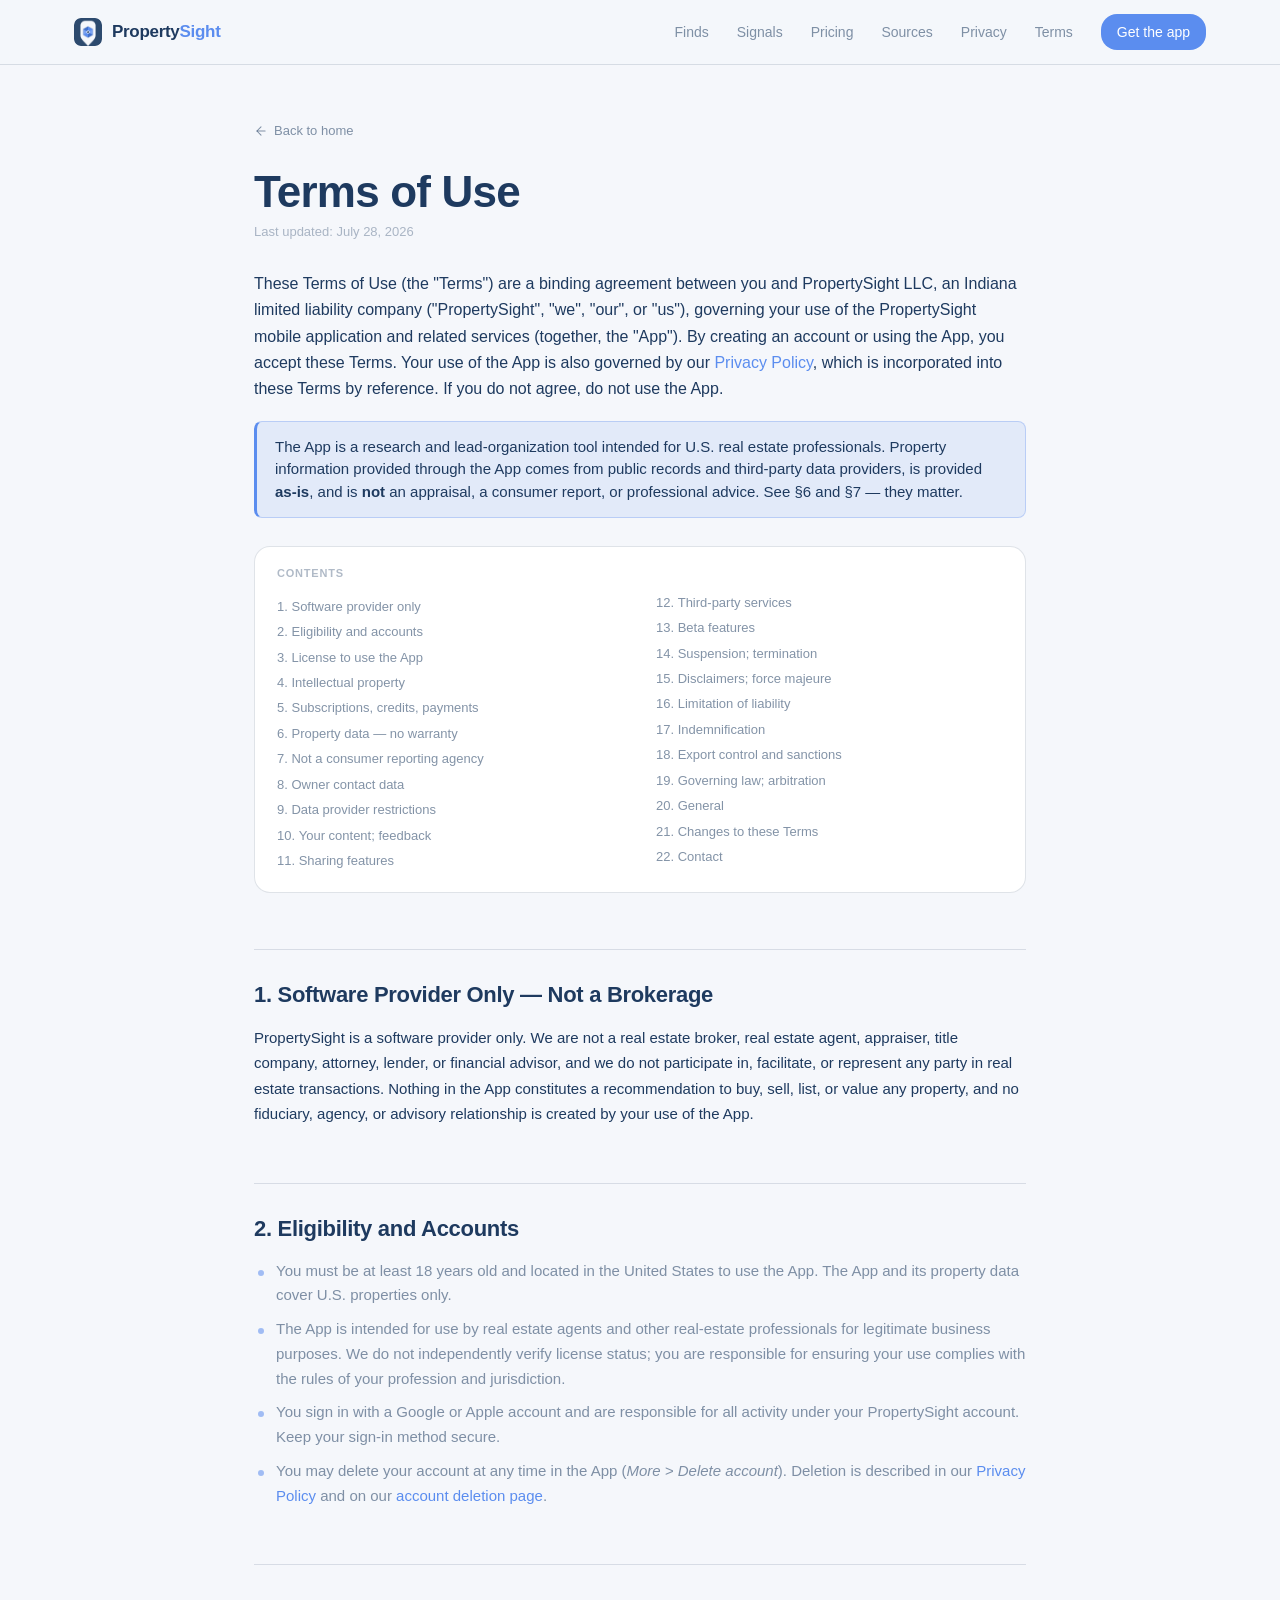
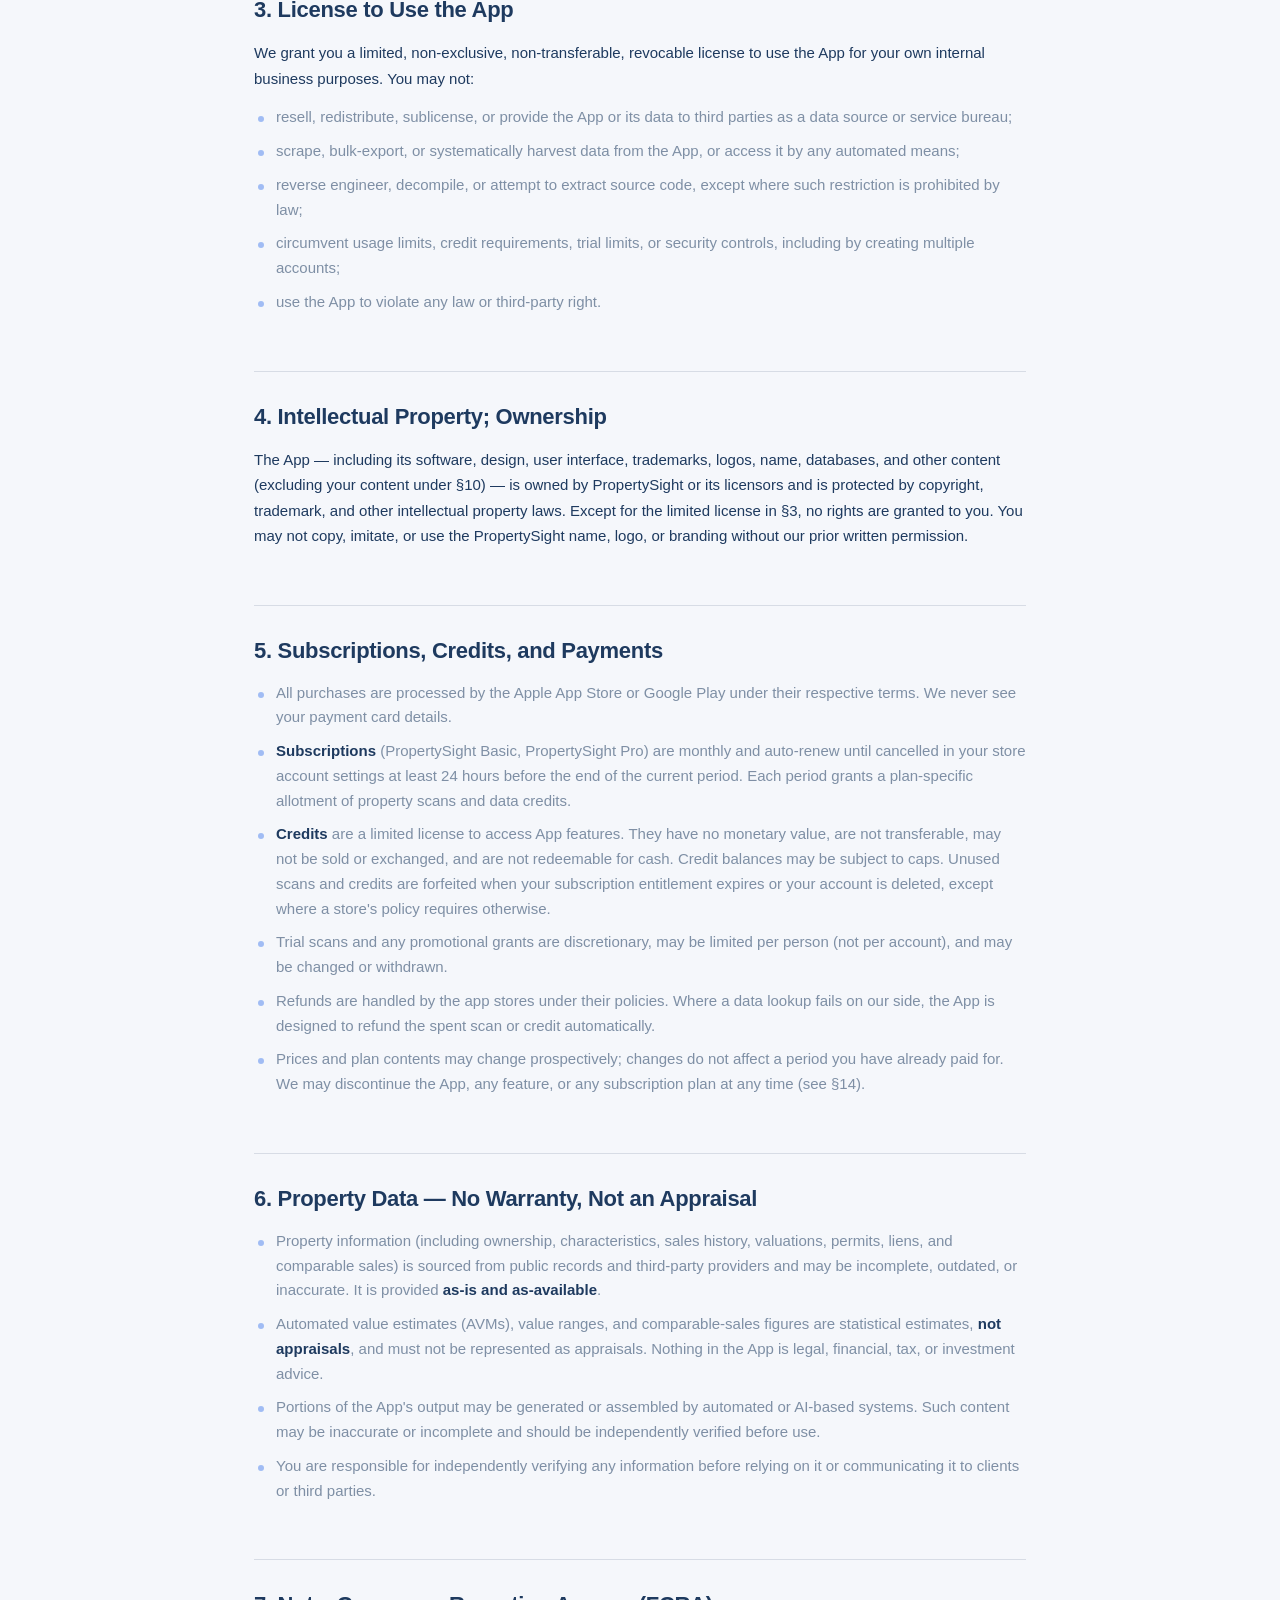
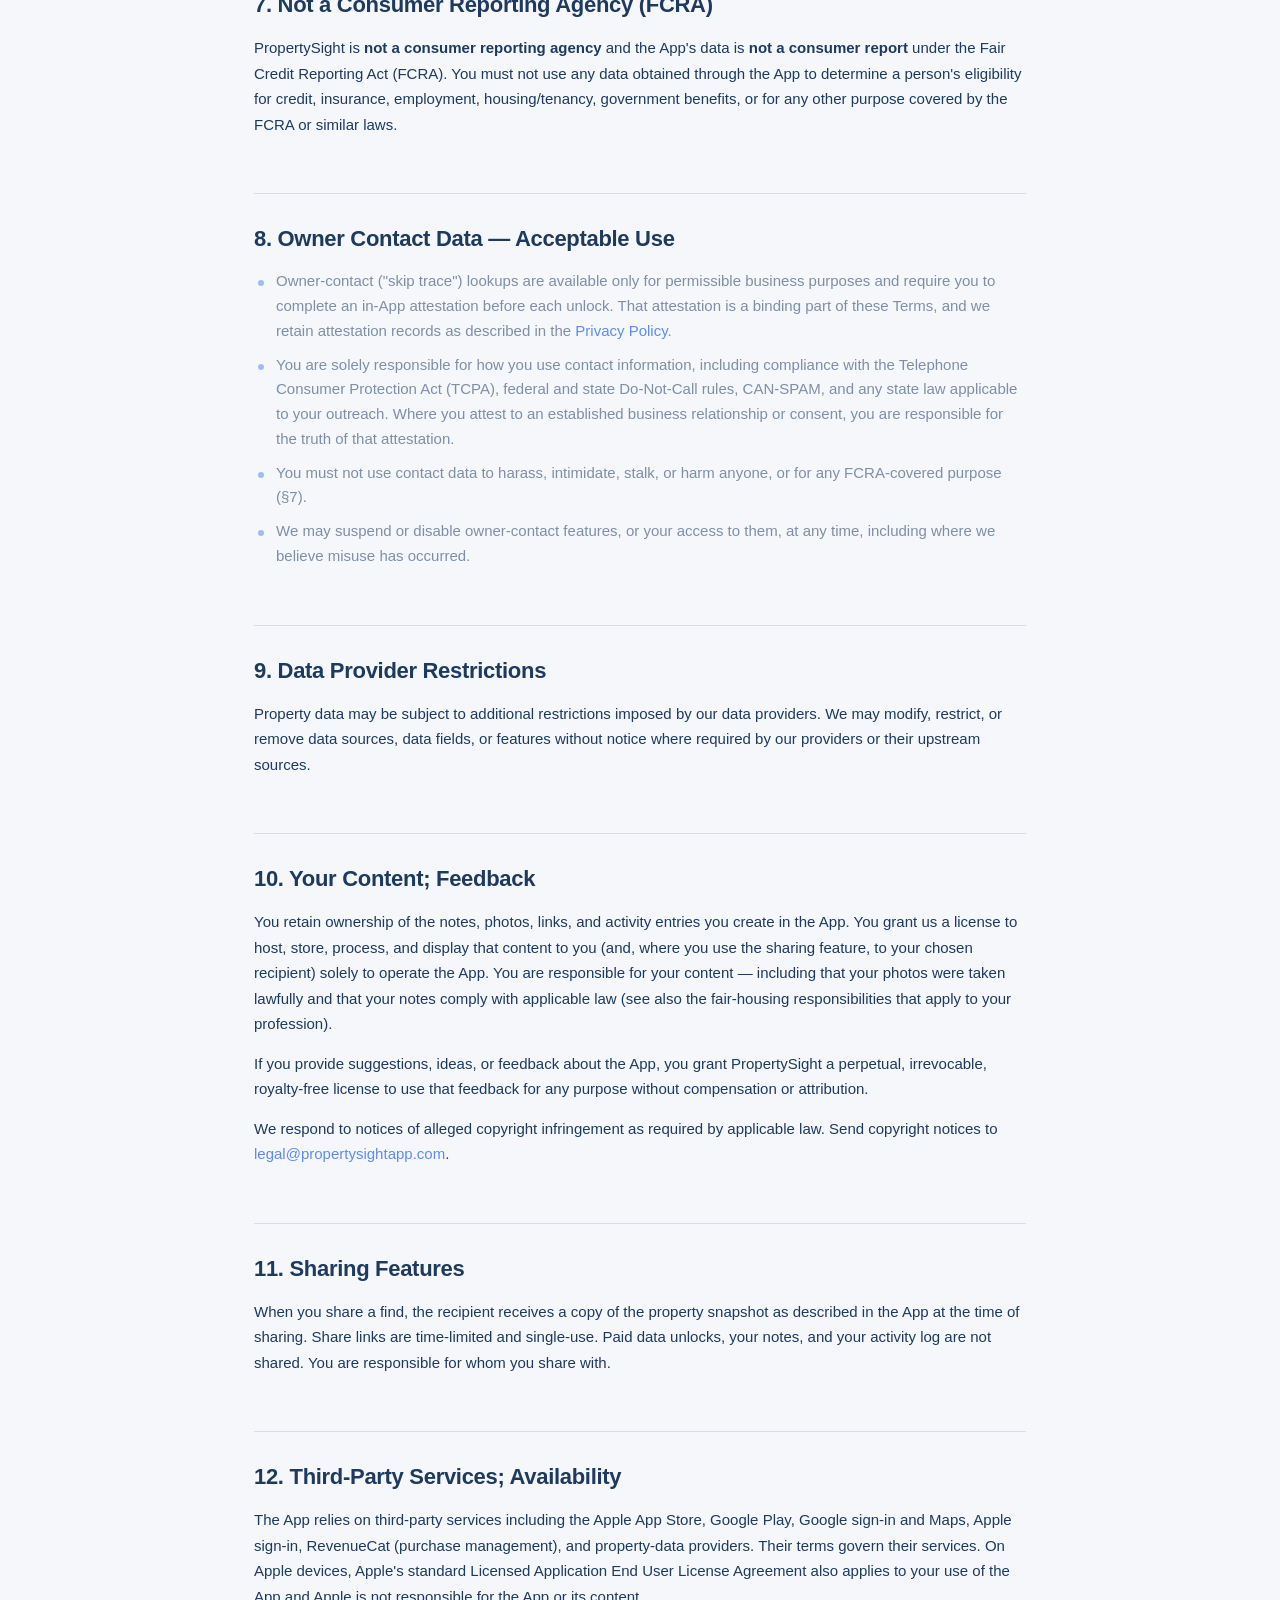
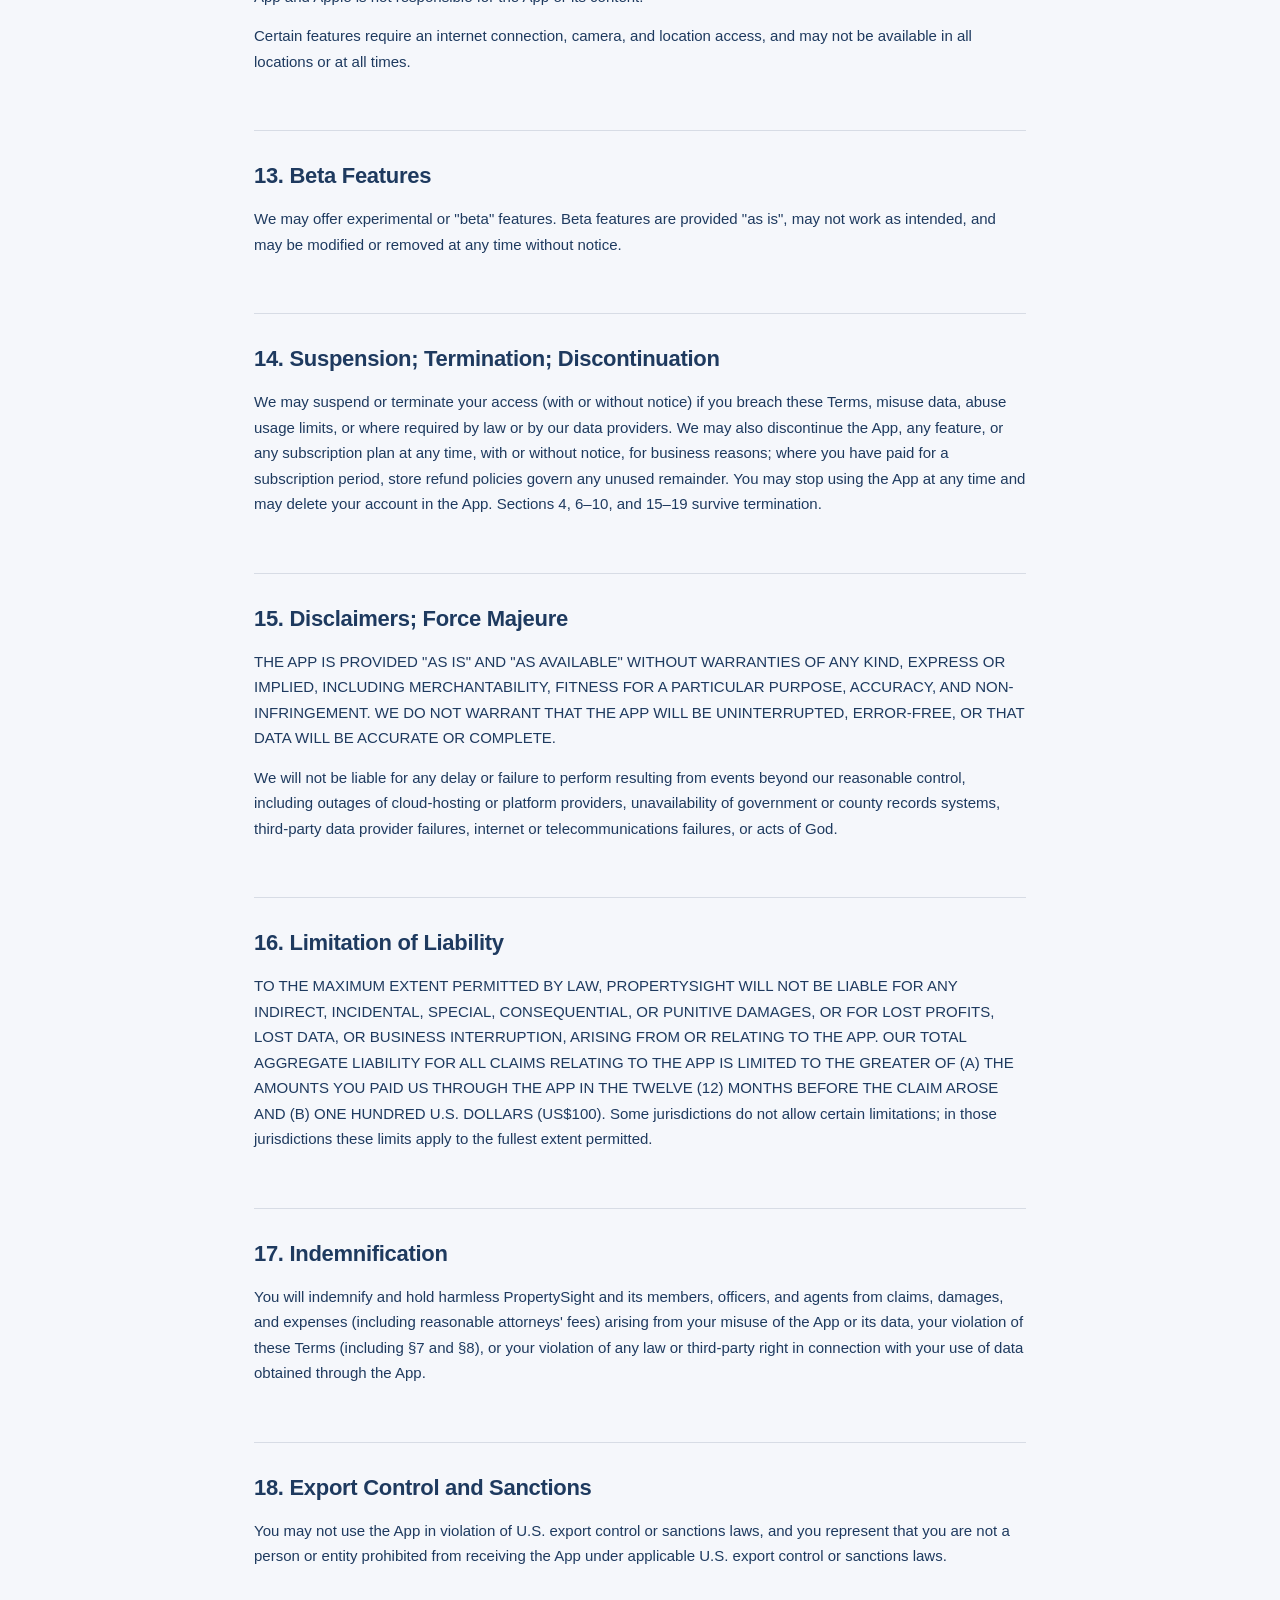
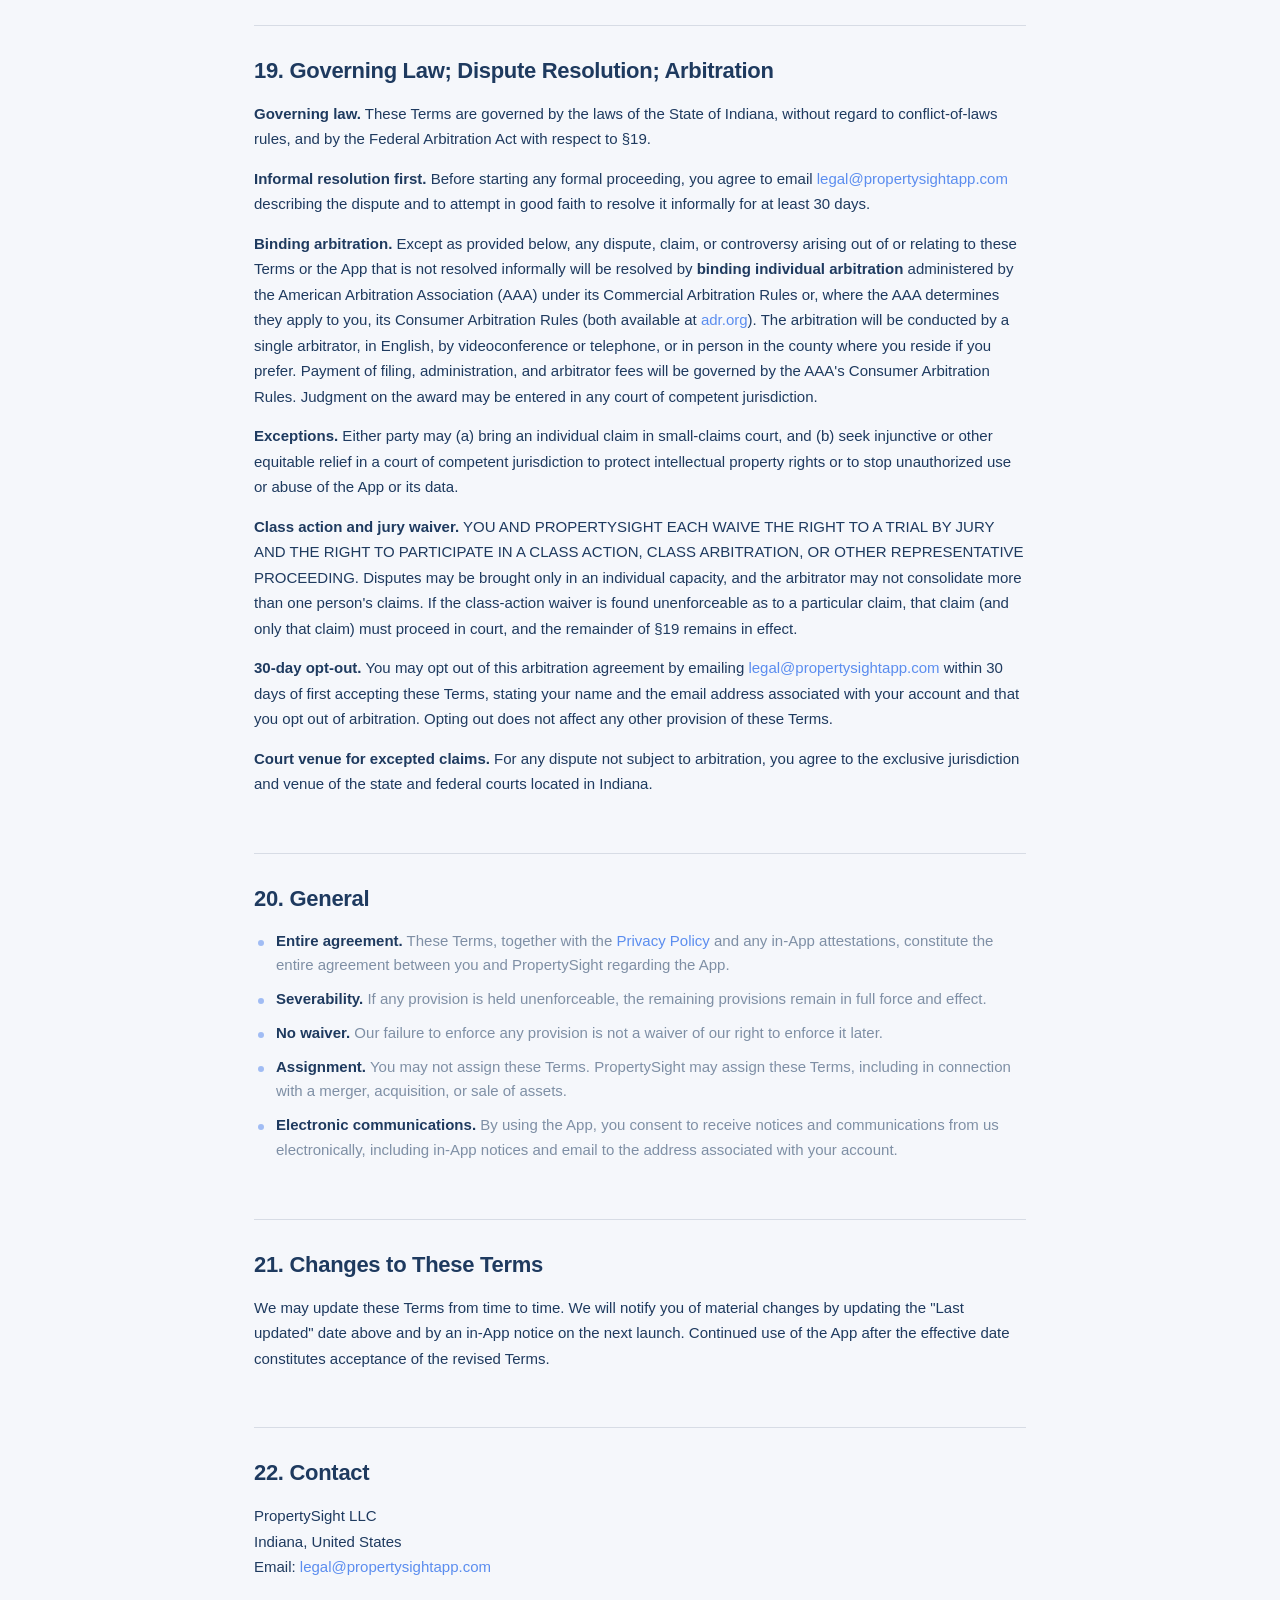
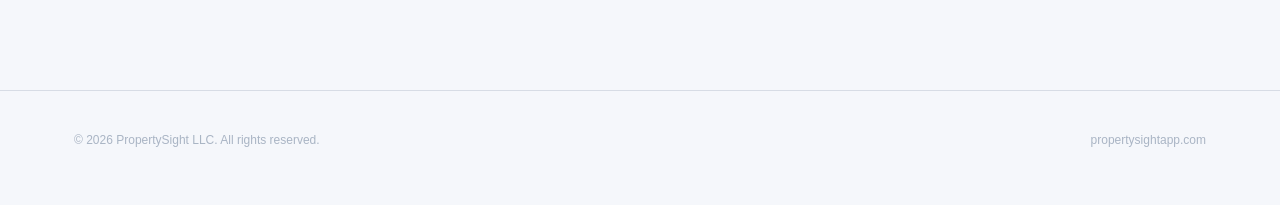
<file: terms.html>
<!DOCTYPE html>
<html lang="en">
<head>
  <meta charset="UTF-8" />
  <meta name="viewport" content="width=device-width, initial-scale=1.0" />
  <title>Terms of Use — PropertySight</title>
  <link rel="icon" type="image/png" href="assets/propertysight_icon.png" />
  <link rel="stylesheet" href="styles.css" />
<style>
    .doc {
      max-width: 820px;
      margin: 0 auto;
      padding: 56px 24px 96px;
    }
    .doc-head h1 {
      font-size: clamp(32px, 4.4vw, 44px);
      font-weight: 700;
      letter-spacing: -0.8px;
      line-height: 1.05;
      margin: 0 0 6px;
    }
    .doc .updated {
      color: var(--fg-faint);
      font-size: 13px;
      margin: 0 0 8px;
    }
    .doc .lead {
      margin-top: 28px;
      font-size: 16px;
      line-height: 1.65;
      color: var(--fg);
      text-wrap: pretty;
    }
    .doc h2 {
      font-size: 22px;
      font-weight: 700;
      letter-spacing: -0.3px;
      color: var(--fg);
      margin: 56px 0 14px;
      padding-top: 28px;
      border-top: 1px solid var(--border);
      scroll-margin-top: 88px;
    }
    .doc h3 {
      font-size: 16px;
      font-weight: 700;
      letter-spacing: -0.1px;
      color: var(--fg);
      margin: 28px 0 10px;
    }
    .doc p {
      font-size: 15px;
      line-height: 1.7;
      color: var(--fg);
      margin: 0 0 14px;
    }
    .doc ul {
      padding-left: 0;
      list-style: none;
      margin: 0 0 14px;
    }
    .doc li {
      position: relative;
      padding-left: 22px;
      margin-bottom: 9px;
      font-size: 15px;
      line-height: 1.65;
      color: var(--fg-muted);
    }
    .doc li::before {
      content: '';
      position: absolute;
      left: 4px; top: 11px;
      width: 6px; height: 6px;
      border-radius: 50%;
      background: var(--accent);
      opacity: 0.55;
    }
    .doc li strong { color: var(--fg); font-weight: 600; }
    .doc strong { color: var(--fg); }
    .doc a {
      color: var(--accent);
      text-decoration: none;
    }
    .doc a:hover { text-decoration: underline; }
    .doc code {
      font-family: ui-monospace, SFMono-Regular, Menlo, Consolas, monospace;
      font-size: 0.88em;
      padding: 1px 6px;
      background: var(--surface);
      border: 1px solid var(--border);
      border-radius: 4px;
      color: var(--fg);
    }
    .doc em { color: var(--fg-muted); }

    /* Callout used in §1 */
    .doc .callout {
      background: var(--accent-soft);
      border: 1px solid rgba(91,141,239,0.3);
      border-left: 3px solid var(--accent);
      padding: 14px 18px;
      border-radius: 8px;
      margin: 18px 0;
    }

    /* §9.1 matrix table */
    .privacy-matrix-wrap {
      overflow-x: auto;
      margin: 18px 0 14px;
      border: 1px solid var(--border);
      border-radius: var(--r-md);
      background: var(--surface);
    }
    table.privacy-matrix {
      width: 100%;
      border-collapse: collapse;
      font-size: 13px;
      line-height: 1.55;
    }
    table.privacy-matrix th,
    table.privacy-matrix td {
      border-bottom: 1px solid var(--border);
      border-right: 1px solid var(--border);
      padding: 12px 14px;
      text-align: left;
      vertical-align: top;
      color: var(--fg-muted);
    }
    table.privacy-matrix th:last-child,
    table.privacy-matrix td:last-child { border-right: 0; }
    table.privacy-matrix tr:last-child td { border-bottom: 0; }
    table.privacy-matrix th {
      background: var(--bg);
      font-weight: 600;
      color: var(--fg);
      font-size: 11px;
      letter-spacing: 0.4px;
      text-transform: uppercase;
    }
    table.privacy-matrix td strong { color: var(--fg); font-weight: 600; }
    table.privacy-matrix em { font-style: normal; color: var(--accent); font-weight: 600; }

    .doc .back {
      display: inline-flex;
      align-items: center;
      gap: 6px;
      font-size: 13px;
      color: var(--fg-muted);
      text-decoration: none;
      margin-bottom: 28px;
    }
    .doc .back:hover { color: var(--fg); }

    .doc-toc {
      margin: 28px 0 8px;
      padding: 18px 22px;
      background: var(--surface);
      border: 1px solid var(--border);
      border-radius: var(--r-md);
    }
    .doc-toc-title {
      font-size: 11px;
      font-weight: 600;
      letter-spacing: 0.8px;
      color: var(--fg-faint);
      text-transform: uppercase;
      margin-bottom: 10px;
    }
    .doc-toc ol {
      columns: 2;
      column-gap: 32px;
      list-style: decimal inside;
      padding: 0;
      margin: 0;
      color: var(--fg-muted);
    }
    .doc-toc li {
      padding: 0;
      margin: 4px 0;
      font-size: 13px;
      list-style: decimal inside;
    }
    .doc-toc li::before { display: none; }
    .doc-toc a { color: var(--fg-muted); }
    .doc-toc a:hover { color: var(--fg); text-decoration: none; }
    @media (max-width: 640px) {
      .doc-toc ol { columns: 1; }
    }
  </style>
</head>
<body>

  <nav class="nav">
    <div class="container nav-inner">
      <a class="nav-brand" href="index.html">
        <img src="assets/propertysight_icon.png" alt="" />
        <span class="word">Property<span class="sight">Sight</span></span>
      </a>
      <input type="checkbox" id="nav-toggle" class="nav-toggle" />
      <label for="nav-toggle" class="nav-burger" aria-label="Open menu">
        <svg width="22" height="22" viewBox="0 0 24 24" fill="none" stroke="currentColor" stroke-width="2" stroke-linecap="round">
          <line x1="4" y1="7" x2="20" y2="7"/>
          <line x1="4" y1="12" x2="20" y2="12"/>
          <line x1="4" y1="17" x2="20" y2="17"/>
        </svg>
      </label>
      <div class="nav-links">
        <a href="index.html#finds">Finds</a>
        <a href="index.html#signals">Signals</a>
        <a href="index.html#unlocks">Pricing</a>
        <a href="data-sources.html">Sources</a>
        <a href="privacy.html">Privacy</a>
        <a href="terms.html">Terms</a>
        <a class="store-pill" href="https://play.google.com/store/apps/details?id=com.propertysight" target="_blank" rel="noopener">Get the app</a>
      </div>
    </div>
  </nav>


  <main class="doc">

    <a class="back" href="index.html">
      <svg width="14" height="14" viewBox="0 0 24 24" fill="none" stroke="currentColor" stroke-width="1.8" stroke-linecap="round" stroke-linejoin="round">
        <line x1="19" y1="12" x2="5" y2="12"/>
        <polyline points="12 19 5 12 12 5"/>
      </svg>
      Back to home
    </a>

    <div class="doc-head">
      <h1>Terms of Use</h1>
      <p class="updated">Last updated: July 28, 2026</p>
    </div>

    <p class="lead">These Terms of Use (the "Terms") are a binding agreement between you and PropertySight LLC, an Indiana limited liability company ("PropertySight", "we", "our", or "us"), governing your use of the PropertySight mobile application and related services (together, the "App"). By creating an account or using the App, you accept these Terms. Your use of the App is also governed by our <a href="privacy.html">Privacy Policy</a>, which is incorporated into these Terms by reference. If you do not agree, do not use the App.</p>

    <div class="callout">
      The App is a research and lead-organization tool intended for U.S. real estate professionals. Property information provided through the App comes from public records and third-party data providers, is provided <strong>as-is</strong>, and is <strong>not</strong> an appraisal, a consumer report, or professional advice. See §6 and §7 — they matter.
    </div>

    <div class="doc-toc">
      <div class="doc-toc-title">Contents</div>
      <ol>
        <li><a href="#s1">Software provider only</a></li>
        <li><a href="#s2">Eligibility and accounts</a></li>
        <li><a href="#s3">License to use the App</a></li>
        <li><a href="#s4">Intellectual property</a></li>
        <li><a href="#s5">Subscriptions, credits, payments</a></li>
        <li><a href="#s6">Property data — no warranty</a></li>
        <li><a href="#s7">Not a consumer reporting agency</a></li>
        <li><a href="#s8">Owner contact data</a></li>
        <li><a href="#s9">Data provider restrictions</a></li>
        <li><a href="#s10">Your content; feedback</a></li>
        <li><a href="#s11">Sharing features</a></li>
        <li><a href="#s12">Third-party services</a></li>
        <li><a href="#s13">Beta features</a></li>
        <li><a href="#s14">Suspension; termination</a></li>
        <li><a href="#s15">Disclaimers; force majeure</a></li>
        <li><a href="#s16">Limitation of liability</a></li>
        <li><a href="#s17">Indemnification</a></li>
        <li><a href="#s18">Export control and sanctions</a></li>
        <li><a href="#s19">Governing law; arbitration</a></li>
        <li><a href="#s20">General</a></li>
        <li><a href="#s21">Changes to these Terms</a></li>
        <li><a href="#s22">Contact</a></li>
      </ol>
    </div>

    <h2 id="s1">1. Software Provider Only — Not a Brokerage</h2>
<p>PropertySight is a software provider only. We are not a real estate broker, real estate agent, appraiser, title company, attorney, lender, or financial advisor, and we do not participate in, facilitate, or represent any party in real estate transactions. Nothing in the App constitutes a recommendation to buy, sell, list, or value any property, and no fiduciary, agency, or advisory relationship is created by your use of the App.</p>

    <h2 id="s2">2. Eligibility and Accounts</h2>
<ul><li>You must be at least 18 years old and located in the United States to use the App. The App and its property data cover U.S. properties only.</li>
      <li>The App is intended for use by real estate agents and other real-estate professionals for legitimate business purposes. We do not independently verify license status; you are responsible for ensuring your use complies with the rules of your profession and jurisdiction.</li>
      <li>You sign in with a Google or Apple account and are responsible for all activity under your PropertySight account. Keep your sign-in method secure.</li>
      <li>You may delete your account at any time in the App (<em>More &gt; Delete account</em>). Deletion is described in our <a href="privacy.html">Privacy Policy</a> and on our <a href="delete-account.html">account deletion page</a>.</li></ul>

    <h2 id="s3">3. License to Use the App</h2>
<p>We grant you a limited, non-exclusive, non-transferable, revocable license to use the App for your own internal business purposes. You may not:</p><ul><li>resell, redistribute, sublicense, or provide the App or its data to third parties as a data source or service bureau;</li>
      <li>scrape, bulk-export, or systematically harvest data from the App, or access it by any automated means;</li>
      <li>reverse engineer, decompile, or attempt to extract source code, except where such restriction is prohibited by law;</li>
      <li>circumvent usage limits, credit requirements, trial limits, or security controls, including by creating multiple accounts;</li>
      <li>use the App to violate any law or third-party right.</li></ul>

    <h2 id="s4">4. Intellectual Property; Ownership</h2>
<p>The App — including its software, design, user interface, trademarks, logos, name, databases, and other content (excluding your content under §10) — is owned by PropertySight or its licensors and is protected by copyright, trademark, and other intellectual property laws. Except for the limited license in §3, no rights are granted to you. You may not copy, imitate, or use the PropertySight name, logo, or branding without our prior written permission.</p>

    <h2 id="s5">5. Subscriptions, Credits, and Payments</h2>
<ul><li>All purchases are processed by the Apple App Store or Google Play under their respective terms. We never see your payment card details.</li>
      <li><strong>Subscriptions</strong> (PropertySight Basic, PropertySight Pro) are monthly and auto-renew until cancelled in your store account settings at least 24 hours before the end of the current period. Each period grants a plan-specific allotment of property scans and data credits.</li>
      <li><strong>Credits</strong> are a limited license to access App features. They have no monetary value, are not transferable, may not be sold or exchanged, and are not redeemable for cash. Credit balances may be subject to caps. Unused scans and credits are forfeited when your subscription entitlement expires or your account is deleted, except where a store's policy requires otherwise.</li>
      <li>Trial scans and any promotional grants are discretionary, may be limited per person (not per account), and may be changed or withdrawn.</li>
      <li>Refunds are handled by the app stores under their policies. Where a data lookup fails on our side, the App is designed to refund the spent scan or credit automatically.</li>
      <li>Prices and plan contents may change prospectively; changes do not affect a period you have already paid for. We may discontinue the App, any feature, or any subscription plan at any time (see §14).</li></ul>

    <h2 id="s6">6. Property Data — No Warranty, Not an Appraisal</h2>
<ul><li>Property information (including ownership, characteristics, sales history, valuations, permits, liens, and comparable sales) is sourced from public records and third-party providers and may be incomplete, outdated, or inaccurate. It is provided <strong>as-is and as-available</strong>.</li>
      <li>Automated value estimates (AVMs), value ranges, and comparable-sales figures are statistical estimates, <strong>not appraisals</strong>, and must not be represented as appraisals. Nothing in the App is legal, financial, tax, or investment advice.</li>
      <li>Portions of the App's output may be generated or assembled by automated or AI-based systems. Such content may be inaccurate or incomplete and should be independently verified before use.</li>
      <li>You are responsible for independently verifying any information before relying on it or communicating it to clients or third parties.</li></ul>

    <h2 id="s7">7. Not a Consumer Reporting Agency (FCRA)</h2>
<p>PropertySight is <strong>not a consumer reporting agency</strong> and the App's data is <strong>not a consumer report</strong> under the Fair Credit Reporting Act (FCRA). You must not use any data obtained through the App to determine a person's eligibility for credit, insurance, employment, housing/tenancy, government benefits, or for any other purpose covered by the FCRA or similar laws.</p>

    <h2 id="s8">8. Owner Contact Data — Acceptable Use</h2>
<ul><li>Owner-contact ("skip trace") lookups are available only for permissible business purposes and require you to complete an in-App attestation before each unlock. That attestation is a binding part of these Terms, and we retain attestation records as described in the <a href="privacy.html#s7">Privacy Policy</a>.</li>
      <li>You are solely responsible for how you use contact information, including compliance with the Telephone Consumer Protection Act (TCPA), federal and state Do-Not-Call rules, CAN-SPAM, and any state law applicable to your outreach. Where you attest to an established business relationship or consent, you are responsible for the truth of that attestation.</li>
      <li>You must not use contact data to harass, intimidate, stalk, or harm anyone, or for any FCRA-covered purpose (§7).</li>
      <li>We may suspend or disable owner-contact features, or your access to them, at any time, including where we believe misuse has occurred.</li></ul>

    <h2 id="s9">9. Data Provider Restrictions</h2>
<p>Property data may be subject to additional restrictions imposed by our data providers. We may modify, restrict, or remove data sources, data fields, or features without notice where required by our providers or their upstream sources.</p>

    <h2 id="s10">10. Your Content; Feedback</h2>
<p>You retain ownership of the notes, photos, links, and activity entries you create in the App. You grant us a license to host, store, process, and display that content to you (and, where you use the sharing feature, to your chosen recipient) solely to operate the App. You are responsible for your content — including that your photos were taken lawfully and that your notes comply with applicable law (see also the fair-housing responsibilities that apply to your profession).</p>
    <p>If you provide suggestions, ideas, or feedback about the App, you grant PropertySight a perpetual, irrevocable, royalty-free license to use that feedback for any purpose without compensation or attribution.</p>
    <p>We respond to notices of alleged copyright infringement as required by applicable law. Send copyright notices to <a href="mailto:legal@propertysightapp.com">legal@propertysightapp.com</a>.</p>

    <h2 id="s11">11. Sharing Features</h2>
<p>When you share a find, the recipient receives a copy of the property snapshot as described in the App at the time of sharing. Share links are time-limited and single-use. Paid data unlocks, your notes, and your activity log are not shared. You are responsible for whom you share with.</p>

    <h2 id="s12">12. Third-Party Services; Availability</h2>
<p>The App relies on third-party services including the Apple App Store, Google Play, Google sign-in and Maps, Apple sign-in, RevenueCat (purchase management), and property-data providers. Their terms govern their services. On Apple devices, Apple's standard Licensed Application End User License Agreement also applies to your use of the App and Apple is not responsible for the App or its content.</p>
    <p>Certain features require an internet connection, camera, and location access, and may not be available in all locations or at all times.</p>

    <h2 id="s13">13. Beta Features</h2>
<p>We may offer experimental or "beta" features. Beta features are provided "as is", may not work as intended, and may be modified or removed at any time without notice.</p>

    <h2 id="s14">14. Suspension; Termination; Discontinuation</h2>
<p>We may suspend or terminate your access (with or without notice) if you breach these Terms, misuse data, abuse usage limits, or where required by law or by our data providers. We may also discontinue the App, any feature, or any subscription plan at any time, with or without notice, for business reasons; where you have paid for a subscription period, store refund policies govern any unused remainder. You may stop using the App at any time and may delete your account in the App. Sections 4, 6–10, and 15–19 survive termination.</p>

    <h2 id="s15">15. Disclaimers; Force Majeure</h2>
<p>THE APP IS PROVIDED "AS IS" AND "AS AVAILABLE" WITHOUT WARRANTIES OF ANY KIND, EXPRESS OR IMPLIED, INCLUDING MERCHANTABILITY, FITNESS FOR A PARTICULAR PURPOSE, ACCURACY, AND NON-INFRINGEMENT. WE DO NOT WARRANT THAT THE APP WILL BE UNINTERRUPTED, ERROR-FREE, OR THAT DATA WILL BE ACCURATE OR COMPLETE.</p>
    <p>We will not be liable for any delay or failure to perform resulting from events beyond our reasonable control, including outages of cloud-hosting or platform providers, unavailability of government or county records systems, third-party data provider failures, internet or telecommunications failures, or acts of God.</p>

    <h2 id="s16">16. Limitation of Liability</h2>
<p>TO THE MAXIMUM EXTENT PERMITTED BY LAW, PROPERTYSIGHT WILL NOT BE LIABLE FOR ANY INDIRECT, INCIDENTAL, SPECIAL, CONSEQUENTIAL, OR PUNITIVE DAMAGES, OR FOR LOST PROFITS, LOST DATA, OR BUSINESS INTERRUPTION, ARISING FROM OR RELATING TO THE APP. OUR TOTAL AGGREGATE LIABILITY FOR ALL CLAIMS RELATING TO THE APP IS LIMITED TO THE GREATER OF (A) THE AMOUNTS YOU PAID US THROUGH THE APP IN THE TWELVE (12) MONTHS BEFORE THE CLAIM AROSE AND (B) ONE HUNDRED U.S. DOLLARS (US$100). Some jurisdictions do not allow certain limitations; in those jurisdictions these limits apply to the fullest extent permitted.</p>

    <h2 id="s17">17. Indemnification</h2>
<p>You will indemnify and hold harmless PropertySight and its members, officers, and agents from claims, damages, and expenses (including reasonable attorneys' fees) arising from your misuse of the App or its data, your violation of these Terms (including §7 and §8), or your violation of any law or third-party right in connection with your use of data obtained through the App.</p>

    <h2 id="s18">18. Export Control and Sanctions</h2>
<p>You may not use the App in violation of U.S. export control or sanctions laws, and you represent that you are not a person or entity prohibited from receiving the App under applicable U.S. export control or sanctions laws.</p>

    <h2 id="s19">19. Governing Law; Dispute Resolution; Arbitration</h2>
<p><strong>Governing law.</strong> These Terms are governed by the laws of the State of Indiana, without regard to conflict-of-laws rules, and by the Federal Arbitration Act with respect to §19.</p>
    <p><strong>Informal resolution first.</strong> Before starting any formal proceeding, you agree to email <a href="mailto:legal@propertysightapp.com">legal@propertysightapp.com</a> describing the dispute and to attempt in good faith to resolve it informally for at least 30 days.</p>
    <p><strong>Binding arbitration.</strong> Except as provided below, any dispute, claim, or controversy arising out of or relating to these Terms or the App that is not resolved informally will be resolved by <strong>binding individual arbitration</strong> administered by the American Arbitration Association (AAA) under its Commercial Arbitration Rules or, where the AAA determines they apply to you, its Consumer Arbitration Rules (both available at <a href="https://www.adr.org" target="_blank" rel="noopener">adr.org</a>). The arbitration will be conducted by a single arbitrator, in English, by videoconference or telephone, or in person in the county where you reside if you prefer. Payment of filing, administration, and arbitrator fees will be governed by the AAA's Consumer Arbitration Rules. Judgment on the award may be entered in any court of competent jurisdiction.</p>
    <p><strong>Exceptions.</strong> Either party may (a) bring an individual claim in small-claims court, and (b) seek injunctive or other equitable relief in a court of competent jurisdiction to protect intellectual property rights or to stop unauthorized use or abuse of the App or its data.</p>
    <p><strong>Class action and jury waiver.</strong> YOU AND PROPERTYSIGHT EACH WAIVE THE RIGHT TO A TRIAL BY JURY AND THE RIGHT TO PARTICIPATE IN A CLASS ACTION, CLASS ARBITRATION, OR OTHER REPRESENTATIVE PROCEEDING. Disputes may be brought only in an individual capacity, and the arbitrator may not consolidate more than one person's claims. If the class-action waiver is found unenforceable as to a particular claim, that claim (and only that claim) must proceed in court, and the remainder of §19 remains in effect.</p>
    <p><strong>30-day opt-out.</strong> You may opt out of this arbitration agreement by emailing <a href="mailto:legal@propertysightapp.com">legal@propertysightapp.com</a> within 30 days of first accepting these Terms, stating your name and the email address associated with your account and that you opt out of arbitration. Opting out does not affect any other provision of these Terms.</p>
    <p><strong>Court venue for excepted claims.</strong> For any dispute not subject to arbitration, you agree to the exclusive jurisdiction and venue of the state and federal courts located in Indiana.</p>

    <h2 id="s20">20. General</h2>
<ul><li><strong>Entire agreement.</strong> These Terms, together with the <a href="privacy.html">Privacy Policy</a> and any in-App attestations, constitute the entire agreement between you and PropertySight regarding the App.</li>
      <li><strong>Severability.</strong> If any provision is held unenforceable, the remaining provisions remain in full force and effect.</li>
      <li><strong>No waiver.</strong> Our failure to enforce any provision is not a waiver of our right to enforce it later.</li>
      <li><strong>Assignment.</strong> You may not assign these Terms. PropertySight may assign these Terms, including in connection with a merger, acquisition, or sale of assets.</li>
      <li><strong>Electronic communications.</strong> By using the App, you consent to receive notices and communications from us electronically, including in-App notices and email to the address associated with your account.</li></ul>

    <h2 id="s21">21. Changes to These Terms</h2>
<p>We may update these Terms from time to time. We will notify you of material changes by updating the "Last updated" date above and by an in-App notice on the next launch. Continued use of the App after the effective date constitutes acceptance of the revised Terms.</p>

    <h2 id="s22">22. Contact</h2>
<p>PropertySight LLC<br />Indiana, United States<br />Email: <a href="mailto:legal@propertysightapp.com">legal@propertysightapp.com</a></p>

  </main>

  <footer class="footer">
    <div class="container">
      <div class="footer-meta" style="margin-top:0;border-top:0;padding-top:0;">
        <span>© 2026 PropertySight LLC. All rights reserved.</span>
        <span>propertysightapp.com</span>
      </div>
    </div>
  </footer>


</body>
</html>
</file>
<file: styles.css>
/* ============================================================
   PropertySight marketing site
   Layered on top of assets/colors_and_type.css
   ============================================================ */

@import "assets/colors_and_type.css";

* { box-sizing: border-box; }
html, body { margin: 0; padding: 0; }
html {
  scroll-behavior: smooth;
  scroll-padding-top: 88px; /* clear the 64px sticky nav + breathing room */
}
/* Anchored sections clear the sticky nav when jumped to */
section[id] { scroll-margin-top: 88px; }
body {
  background: var(--bg);
  color: var(--fg);
  font-family: var(--font-sans);
  font-size: var(--t-body-size);
  line-height: 1.5;
  -webkit-font-smoothing: antialiased;
}

a { color: inherit; }

.container {
  width: 100%;
  max-width: 1180px;
  margin: 0 auto;
  padding: 0 24px;
}

/* ── Site nav ─────────────────────────────────────────────── */
.nav {
  position: sticky;
  top: 0;
  z-index: 20;
  background: rgba(245, 247, 251, 0.82);
  backdrop-filter: saturate(140%) blur(8px);
  -webkit-backdrop-filter: saturate(140%) blur(8px);
  border-bottom: 1px solid var(--border);
}
.nav-inner {
  display: flex;
  align-items: center;
  justify-content: space-between;
  height: 64px;
}
.nav-brand {
  display: inline-flex;
  align-items: center;
  gap: 10px;
  text-decoration: none;
  color: var(--fg);
}
.nav-brand img { width: 28px; height: 28px; border-radius: 7px; }
.nav-brand .word {
  font-size: 17px;
  font-weight: 700;
  letter-spacing: -0.3px;
}
.nav-brand .word .sight { color: var(--accent); }
.nav-links {
  display: inline-flex;
  align-items: center;
  gap: 28px;
}
.nav-links a {
  font-size: 14px;
  font-weight: 500;
  color: var(--fg-muted);
  text-decoration: none;
  transition: color var(--t-fast) var(--ease);
}
.nav-links a:hover { color: var(--fg); }

/* Hamburger (mobile only) */
.nav-toggle { display: none; }
.nav-burger {
  display: none;
  width: 44px;
  height: 44px;
  align-items: center;
  justify-content: center;
  border-radius: 8px;
  color: var(--fg);
  cursor: pointer;
}
@media (max-width: 640px) {
  .nav-burger { display: inline-flex; }
  .nav-inner { position: relative; }
  .nav-links {
    display: none;
    position: absolute;
    top: 64px;
    left: -24px;
    right: -24px;
    flex-direction: column;
    align-items: stretch;
    gap: 0;
    background: var(--bg);
    border-bottom: 1px solid var(--border);
    box-shadow: 0 14px 28px rgba(30,58,95,0.12);
    padding: 6px 24px 16px;
  }
  .nav-toggle:checked ~ .nav-links { display: flex; }
  .nav-links a {
    font-size: 16px;
    padding: 13px 0;
    border-bottom: 1px solid var(--border);
  }
  .nav-links a:last-of-type { border-bottom: 0; }
  .nav-links .store-pill {
    margin-top: 10px;
    height: 44px;
    justify-content: center;
  }
}
.store-pill {
  height: 36px;
  padding: 0 16px;
  border-radius: var(--r-md);
  background: var(--accent);
  color: #fff !important;
  font-size: 13px;
  font-weight: 600;
  display: inline-flex;
  align-items: center;
  gap: 6px;
  text-decoration: none;
}

/* ── Hero ─────────────────────────────────────────────────── */
.hero {
  padding: 64px 0 80px;
}
.hero-eyebrow {
  font-size: var(--t-overline-size);
  font-weight: var(--t-overline-weight);
  letter-spacing: var(--t-overline-tracking);
  color: var(--fg-muted);
  text-transform: uppercase;
  margin-bottom: 20px;
  display: inline-flex;
  align-items: center;
  gap: 8px;
}
.hero-eyebrow .dot {
  width: 6px; height: 6px; border-radius: 50%; background: var(--accent);
}
.hero-headline {
  font-size: clamp(40px, 6.4vw, 64px);
  font-weight: 700;
  letter-spacing: -1.2px;
  line-height: 1.04;
  margin: 0;
  text-wrap: balance;
}
.hero-headline .accent { color: var(--accent); }
.hero-sub {
  margin-top: 20px;
  font-size: 17px;
  line-height: 1.55;
  color: var(--fg-muted);
  max-width: 480px;
  text-wrap: pretty;
}
.hero-cta-row {
  margin-top: 28px;
  display: flex;
  flex-wrap: wrap;
  gap: 10px;
  align-items: center;
}
.hero-meta {
  margin-top: 32px;
  display: flex;
  flex-wrap: wrap;
  align-items: center;
  gap: 10px;
  font-size: 13px;
  color: var(--fg-muted);
}
.hero-meta .sep { width: 3px; height: 3px; border-radius: 50%; background: currentColor; opacity: 0.5; }

/* Hero 3-pillar promise */
.pillars {
  margin-top: 36px;
  display: grid;
  grid-template-columns: repeat(3, 1fr);
  gap: 14px;
  max-width: 560px;
}
@media (max-width: 540px) {
  .pillars { grid-template-columns: 1fr; gap: 10px; }
}
.pillar {
  background: var(--surface);
  border: 1px solid var(--border);
  border-radius: var(--r-md);
  padding: 14px;
  display: flex;
  flex-direction: column;
  gap: 6px;
}
.pillar-ic {
  width: 30px; height: 30px;
  border-radius: 8px;
  background: var(--accent-soft);
  border: 1px solid rgba(91,141,239,0.25);
  display: inline-flex; align-items: center; justify-content: center;
}
.pillar-title {
  font-size: 14px;
  font-weight: 700;
  color: var(--fg);
  letter-spacing: -0.1px;
  margin-top: 2px;
}
.pillar-body {
  font-size: 12.5px;
  color: var(--fg-muted);
  line-height: 1.45;
}

/* Scene eyebrows for the narrative */
.scene-eyebrow {
  display: inline-flex;
  align-items: center;
  gap: 12px;
  font-size: var(--t-overline-size);
  font-weight: var(--t-overline-weight);
  letter-spacing: var(--t-overline-tracking);
  color: var(--accent);
  text-transform: uppercase;
  margin-bottom: 14px;
}
.scene-num {
  display: inline-flex;
  align-items: center;
  justify-content: center;
  width: 28px; height: 28px;
  border-radius: 50%;
  background: var(--accent);
  color: #fff;
  font-size: 11px;
  font-weight: 700;
  letter-spacing: 0.4px;
}

/* Signal cards */
.signal-grid {
  margin-top: 48px;
  display: grid;
  grid-template-columns: repeat(auto-fit, minmax(220px, 1fr));
  gap: 14px;
}
.signal-card {
  background: var(--surface);
  border: 1px solid var(--border);
  border-radius: var(--r-md);
  padding: 22px;
  display: flex;
  flex-direction: column;
  gap: 10px;
  box-shadow: var(--shadow-card);
  transition: transform var(--t-fast) var(--ease);
}
.signal-card:hover { transform: translateY(-2px); }
.signal-card-head {
  display: inline-flex;
  align-items: center;
  gap: 10px;
}
.signal-dot {
  width: 10px; height: 10px; border-radius: 50%;
  flex-shrink: 0;
}
.signal-card-label {
  font-size: 14px;
  font-weight: 700;
  letter-spacing: -0.1px;
}
.signal-card-body {
  font-size: 13.5px;
  color: var(--fg-muted);
  line-height: 1.55;
}
.signal-when {
  margin-top: auto;
  padding-top: 4px;
  font-size: 10px;
  font-weight: 700;
  letter-spacing: 0.5px;
  text-transform: uppercase;
  color: var(--fg-muted);
  opacity: 0.72;
}

/* Closing CTA */
.section.closing { padding: 96px 0 112px; }
.closing-card {
  max-width: 720px;
  margin: 0 auto;
  text-align: center;
}
.closing-card h2 {
  font-size: clamp(32px, 4vw, 44px);
  font-weight: 700;
  letter-spacing: -0.8px;
  line-height: 1.1;
  margin: 0;
  text-wrap: balance;
}
.closing-card p {
  margin-top: 16px;
  font-size: 16px;
  color: var(--fg-muted);
  line-height: 1.55;
  max-width: 520px;
  margin-left: auto;
  margin-right: auto;
}

/* App-store badge */
.store-badge {
  display: inline-flex;
  align-items: center;
  gap: 10px;
  height: 52px;
  padding: 0 18px 0 16px;
  border-radius: var(--r-md);
  background: var(--accent-strong);
  color: #fff;
  text-decoration: none;
  border: 0;
  transition: transform var(--t-fast) var(--ease), box-shadow var(--t-fast) var(--ease);
}
.store-badge:hover { transform: translateY(-1px); box-shadow: var(--shadow-pop); }
.store-badge svg { width: 24px; height: 24px; flex-shrink: 0; }
.store-badge .stack { display: flex; flex-direction: column; line-height: 1.1; text-align: left; }
.store-badge .stack .small { font-size: 10px; opacity: 0.78; }
.store-badge .stack .big { font-size: 15px; font-weight: 600; letter-spacing: -0.2px; }
.store-badge.soon {
  background: transparent;
  color: var(--fg-muted);
  border: 1px dashed rgba(30, 58, 95, 0.32);
  cursor: default;
}
.store-badge.soon:hover { transform: none; box-shadow: none; }
.store-badge.soon svg { opacity: 0.55; }
.store-badge.soon .stack .big { color: var(--fg); }

/* Hero layout variants */
.hero-grid {
  display: grid;
  grid-template-columns: 1.05fr 0.95fr;
  gap: 48px;
  align-items: center;
}
.hero-grid.inverted {
  grid-template-columns: 0.95fr 1.05fr;
}
.hero-grid.inverted .hero-copy { order: 2; }
.hero-grid.inverted .hero-visual { order: 1; }
.hero-grid.centered {
  grid-template-columns: 1fr;
  text-align: center;
  gap: 56px;
}
.hero-grid.centered .hero-eyebrow,
.hero-grid.centered .hero-cta-row,
.hero-grid.centered .hero-meta {
  justify-content: center;
}
.hero-grid.centered .hero-sub {
  margin-left: auto;
  margin-right: auto;
}
.hero-grid.centered .hero-visual {
  display: flex;
  justify-content: center;
}

@media (max-width: 880px) {
  .hero-grid,
  .hero-grid.inverted {
    grid-template-columns: 1fr;
    gap: 56px;
    text-align: left;
  }
  .hero-grid.inverted .hero-copy { order: 1; }
  .hero-grid.inverted .hero-visual { order: 2; }
}

/* ── Section primitives ───────────────────────────────────── */
.section {
  padding: 88px 0;
  border-top: 1px solid var(--border);
}
.section.surface { background: var(--surface); }
.section-eyebrow {
  font-size: var(--t-overline-size);
  font-weight: var(--t-overline-weight);
  letter-spacing: var(--t-overline-tracking);
  color: var(--accent);
  text-transform: uppercase;
  margin-bottom: 14px;
}
.section-title {
  font-size: clamp(28px, 4vw, 38px);
  font-weight: 700;
  letter-spacing: -0.6px;
  line-height: 1.1;
  margin: 0;
  max-width: 620px;
}
.section-sub {
  margin-top: 14px;
  font-size: 16px;
  color: var(--fg-muted);
  max-width: 560px;
  line-height: 1.55;
}

/* ── How-it-works steps ───────────────────────────────────── */
.steps {
  margin-top: 56px;
  display: grid;
  grid-template-columns: repeat(3, 1fr);
  gap: 20px;
}
@media (max-width: 880px) {
  .steps { grid-template-columns: 1fr; }
}
.step {
  background: var(--bg);
  border: 1px solid var(--border);
  border-radius: var(--r-md);
  padding: 28px;
  display: flex;
  flex-direction: column;
  gap: 14px;
  min-height: 220px;
}
.section.surface .step { background: var(--surface); }
.section:not(.surface) .step { background: var(--surface); }
.step-num {
  font-size: 11px;
  font-weight: 700;
  letter-spacing: 0.8px;
  color: var(--fg-faint);
}
.step-title {
  font-size: 22px;
  font-weight: 700;
  letter-spacing: -0.3px;
  color: var(--fg);
  margin: 0;
}
.step-body {
  font-size: 15px;
  color: var(--fg-muted);
  line-height: 1.55;
  margin: 0;
}
.step-illus {
  height: 96px;
  display: flex;
  align-items: center;
  justify-content: center;
  margin-bottom: 4px;
}

/* ── What-you-get split ───────────────────────────────────── */
.facts-grid {
  margin-top: 48px;
  display: grid;
  grid-template-columns: 1fr 1fr;
  gap: 12px;
}
@media (max-width: 640px) {
  .facts-grid { grid-template-columns: 1fr; }
}
.fact {
  background: var(--surface);
  border: 1px solid var(--border);
  border-radius: var(--r-md);
  padding: 20px 22px;
  display: flex;
  flex-direction: column;
  gap: 6px;
  box-shadow: var(--shadow-card);
}
.section.surface .fact { background: var(--bg); }
.fact .label {
  font-size: 12px;
  font-weight: 600;
  letter-spacing: 0.6px;
  color: var(--fg-muted);
  text-transform: uppercase;
}
.fact .value {
  font-size: 22px;
  font-weight: 700;
  letter-spacing: -0.3px;
  color: var(--fg);
}
.fact .value.muted { color: var(--fg-muted); font-weight: 600; }

/* Tier system — included + paid */
.tier-pill {
  display: inline-flex;
  align-items: center;
  gap: 6px;
  padding: 4px 10px;
  border-radius: 9999px;
  font-size: 11px;
  font-weight: 600;
  letter-spacing: 0.4px;
  text-transform: uppercase;
}
.tier-pill-free {
  background: rgba(76, 175, 80, 0.14);
  border: 1px solid rgba(76, 175, 80, 0.4);
  color: #2f7a33;
}
.tier-pill-paid {
  background: var(--accent-soft);
  border: 1px solid rgba(91,141,239,0.4);
  color: var(--accent);
}
.tier-included {
  margin-top: 40px;
  padding: 28px;
  background: var(--bg);
  border: 1px solid var(--border);
  border-radius: var(--r-md);
}
.section.surface .tier-included { background: var(--bg); }
.tier-included-head {
  display: flex;
  align-items: center;
  flex-wrap: wrap;
  gap: 14px;
  margin-bottom: 18px;
}
.tier-included-title {
  font-size: 15px;
  font-weight: 600;
  color: var(--fg);
}
.included-list {
  list-style: none;
  padding: 0;
  margin: 0;
  display: grid;
  grid-template-columns: repeat(auto-fit, minmax(220px, 1fr));
  gap: 10px 20px;
}
.included-list li {
  display: inline-flex;
  align-items: center;
  gap: 10px;
  font-size: 15px;
  color: var(--fg);
  font-weight: 500;
}
.included-list .check {
  width: 22px; height: 22px; border-radius: 50%;
  background: rgba(76, 175, 80, 0.18);
  display: inline-flex;
  align-items: center;
  justify-content: center;
  flex-shrink: 0;
}

/* Plans */
.plan-grid {
  display: grid;
  grid-template-columns: repeat(2, 1fr);
  gap: 16px;
  margin: 40px auto 8px;
  max-width: 660px;
}
@media (max-width: 720px) { .plan-grid { grid-template-columns: 1fr; } }
.plan-card {
  border: 1px solid rgba(30, 58, 95, 0.14);
  border-radius: 16px;
  padding: 22px 22px 24px;
  background: var(--bg);
  display: flex;
  flex-direction: column;
}
.plan-card.featured {
  border-color: var(--accent);
  box-shadow: 0 0 0 1px var(--accent), 0 14px 34px -18px rgba(44, 74, 110, 0.5);
}
.plan-flag {
  align-self: flex-start;
  font-size: 10px; font-weight: 800; letter-spacing: 0.6px; text-transform: uppercase;
  color: var(--accent);
  background: var(--accent-soft);
  padding: 3px 10px; border-radius: 999px;
  margin-bottom: 12px;
}
.plan-name { font-size: 15px; font-weight: 700; color: var(--fg); letter-spacing: -0.2px; }
.plan-price { margin: 8px 0 2px; display: flex; align-items: baseline; gap: 4px; }
.plan-price .amt { font-size: 34px; font-weight: 800; letter-spacing: -1px; color: var(--fg); }
.plan-price .per { font-size: 13px; color: var(--fg-muted); font-weight: 600; }
.plan-price .tbd { font-size: 15px; font-weight: 700; color: var(--accent); }
.plan-allot { margin: 12px 0 0; padding: 14px 0 0; border-top: 1px solid rgba(30,58,95,0.1);
  display: flex; flex-direction: column; gap: 8px; }
.plan-allot .row { display: flex; align-items: baseline; gap: 8px; font-size: 13px; color: var(--fg); }
.plan-allot .n { font-weight: 800; font-variant-numeric: tabular-nums; min-width: 26px; }
.plan-allot .lbl { color: var(--fg-muted); }
.plan-foot { margin-top: 14px; font-size: 11.5px; color: var(--fg-muted); line-height: 1.5; }

.topup-note {
  margin: 16px 0 0;
  display: flex; align-items: center; gap: 10px; flex-wrap: wrap;
  font-size: 12.5px; color: var(--fg-muted);
}
.topup-note b { color: var(--fg); font-weight: 700; }
.topup-note .tp-pill {
  font-size: 10px; font-weight: 800; letter-spacing: 0.5px; text-transform: uppercase;
  color: #2E7D32; background: rgba(76,175,80,0.14); padding: 3px 9px; border-radius: 999px;
}

/* Credit explainer */
.credit-explainer {
  margin: 18px auto 0;
  max-width: 660px;
  border: 1px solid rgba(30,58,95,0.14);
  border-radius: 16px;
  padding: 20px 22px 22px;
  background: var(--surface, rgba(30,58,95,0.03));
}
.ce-head {
  font-size: 11px; font-weight: 800; letter-spacing: 0.6px; text-transform: uppercase;
  color: var(--accent); margin-bottom: 14px;
}
.ce-grid {
  display: grid; grid-template-columns: repeat(3, 1fr); gap: 20px;
}
@media (max-width: 720px) { .ce-grid { grid-template-columns: 1fr; gap: 16px; } }
.ce-item { display: flex; flex-direction: column; gap: 5px; }
.ce-n { font-size: 15px; font-weight: 800; color: var(--fg); letter-spacing: -0.2px; }
.ce-d { font-size: 12.5px; line-height: 1.55; color: var(--fg-muted); }
.ce-d strong { color: var(--fg); font-weight: 700; }

.tier-head {
  margin-top: 56px;
  display: flex;
  align-items: center;
  flex-wrap: wrap;
  gap: 14px;
  margin-bottom: 20px;
}
.tier-grid {
  display: grid;
  grid-template-columns: repeat(4, 1fr);
  gap: 12px;
}
@media (max-width: 980px) {
  .tier-grid { grid-template-columns: repeat(2, 1fr); }
}
@media (max-width: 540px) {
  .tier-grid { grid-template-columns: 1fr; }
}
.tier-card {
  background: var(--surface);
  border: 1px solid var(--border);
  border-radius: var(--r-md);
  padding: 22px;
  display: flex;
  flex-direction: column;
  gap: 10px;
  box-shadow: var(--shadow-card);
  transition: transform var(--t-fast) var(--ease), box-shadow var(--t-fast) var(--ease), border-color var(--t-fast) var(--ease);
}
.tier-card:hover {
  transform: translateY(-2px);
  box-shadow: var(--shadow-pop);
  border-color: rgba(91,141,239,0.4);
}
.section.surface .tier-card { background: var(--bg); }
.tier-ic {
  width: 40px; height: 40px;
  border-radius: 10px;
  background: var(--accent-soft);
  border: 1px solid rgba(91,141,239,0.25);
  display: inline-flex;
  align-items: center;
  justify-content: center;
  margin-bottom: 6px;
}
.tier-name {
  font-size: 17px;
  font-weight: 700;
  color: var(--fg);
  letter-spacing: -0.2px;
}
.tier-badge {
  display: inline-block;
  margin-top: 6px;
  padding: 3px 9px;
  border-radius: 9999px;
  font-size: 10px;
  font-weight: 700;
  letter-spacing: 0.4px;
  text-transform: uppercase;
  background: var(--accent-soft);
  border: 1px solid rgba(91,141,239,0.35);
  color: var(--accent);
}
.tier-cost {
  margin-top: 8px;
  font-size: 11px;
  font-weight: 800;
  letter-spacing: 0.4px;
  text-transform: uppercase;
  color: var(--accent);
}
.tier-note {
  margin-top: 18px;
  font-size: 13px;
  line-height: 1.55;
  color: var(--fg-muted);
}
.tier-lines {
  list-style: none;
  padding: 0;
  margin: 6px 0 0;
  display: flex;
  flex-direction: column;
  gap: 8px;
}
.tier-lines li {
  font-size: 13px;
  color: var(--fg-muted);
  line-height: 1.5;
  padding-left: 14px;
  position: relative;
}
.tier-lines li::before {
  content: '';
  position: absolute;
  left: 0; top: 8px;
  width: 4px; height: 4px;
  border-radius: 50%;
  background: var(--accent);
  opacity: 0.55;
}

/* ── Signal chips section ────────────────────────────────── */
.signal-row {
  margin-top: 36px;
  display: flex;
  flex-wrap: wrap;
  gap: 10px;
}
.signal-chip {
  display: inline-flex;
  align-items: center;
  gap: 6px;
  padding: 10px 14px;
  border-radius: var(--r-sm);
  font-size: 13px;
  font-weight: 600;
}

/* ── Activity section ─────────────────────────────────────── */
.activity-grid,
.finds-grid {
  display: grid;
  grid-template-columns: 1.05fr 0.95fr;
  gap: 64px;
  align-items: center;
}
.finds-grid {
  grid-template-columns: 0.95fr 1.05fr; /* phones on the left */
}
@media (max-width: 880px) {
  .activity-grid,
  .finds-grid { grid-template-columns: 1fr; gap: 56px; }
  .finds-grid .finds-visual { order: 2; }
  .finds-grid .finds-copy { order: 1; }
}
.activity-visual,
.finds-visual {
  position: relative;
  display: flex;
  justify-content: center;
}
.finds-phones {
  position: relative;
  display: flex;
  align-items: flex-start;
  justify-content: center;
  z-index: 1;
}
.activity-bullets {
  margin-top: 36px;
  display: flex;
  flex-direction: column;
  gap: 24px;
  max-width: 520px;
}
.activity-bullet {
  display: grid;
  grid-template-columns: 44px 1fr;
  gap: 14px;
  align-items: start;
}
.bullet-ic {
  width: 36px; height: 36px; border-radius: 10px;
  background: var(--accent-soft);
  border: 1px solid rgba(91,141,239,0.25);
  display: inline-flex; align-items: center; justify-content: center;
  margin-top: 2px;
}
.bullet-title {
  font-size: 16px;
  font-weight: 700;
  color: var(--fg);
  letter-spacing: -0.15px;
  line-height: 1.35;
}
.bullet-body {
  font-size: 14px;
  color: var(--fg-muted);
  line-height: 1.55;
  margin-top: 4px;
}

/* ── Compliance band ──────────────────────────────────────── */
.compliance {
  background: var(--accent-soft);
  border: 1px solid rgba(91,141,239,0.35);
  border-radius: var(--r-md);
  padding: 28px;
  display: grid;
  grid-template-columns: auto 1fr;
  gap: 20px;
  align-items: start;
}
@media (max-width: 640px) {
  .compliance { grid-template-columns: 1fr; }
}
.compliance .ic {
  width: 44px; height: 44px; border-radius: 12px;
  background: var(--surface);
  border: 1px solid var(--border);
  display: inline-flex; align-items: center; justify-content: center;
  color: var(--accent);
}
.compliance h3 {
  font-size: 18px; font-weight: 700; color: var(--fg); margin: 0 0 6px;
  letter-spacing: -0.2px;
}
.compliance p {
  font-size: 14px; color: var(--fg-muted); margin: 0; line-height: 1.6;
}

/* ── Footer ───────────────────────────────────────────────── */
.footer {
  border-top: 1px solid var(--border);
  padding: 40px 0 56px;
  background: var(--bg);
}
.footer-inner {
  display: grid;
  grid-template-columns: 1.2fr 1fr 1fr;
  gap: 40px;
}
@media (max-width: 640px) {
  .footer-inner { grid-template-columns: 1fr; gap: 32px; }
}
.footer .col-title {
  font-size: 11px; font-weight: 600; letter-spacing: 0.8px;
  color: var(--fg-faint); text-transform: uppercase;
  margin-bottom: 14px;
}
.footer ul { list-style: none; padding: 0; margin: 0; display: flex; flex-direction: column; gap: 10px; }
.footer a {
  color: var(--fg-muted);
  text-decoration: none;
  font-size: 14px;
  transition: color var(--t-fast) var(--ease);
}
.footer a:hover { color: var(--fg); }
.footer .soon-link {
  color: var(--fg-faint);
  font-size: 14px;
  display: inline-flex;
  align-items: center;
  gap: 7px;
}
.footer .soon-link::after {
  content: 'SOON';
  font-size: 8.5px;
  font-weight: 700;
  letter-spacing: 0.5px;
  padding: 1px 5px;
  border-radius: 999px;
  background: var(--accent-soft);
  color: var(--accent);
}
.footer-meta {
  margin-top: 40px;
  padding-top: 24px;
  border-top: 1px solid var(--border);
  display: flex;
  justify-content: space-between;
  align-items: center;
  flex-wrap: wrap;
  gap: 12px;
  font-size: 12px;
  color: var(--fg-faint);
}

/* ── Reveal on scroll ─────────────────────────────────────── */
.reveal { opacity: 0; transform: translateY(12px); transition: opacity 600ms var(--ease), transform 600ms var(--ease); }
.reveal.in { opacity: 1; transform: none; }

/* ── Mobile phone-mockup stacks ── */
@media (max-width: 640px) {
  /* Split hero: keep the front scan phone, hide the offset back phone */
  .hero-phones-split { min-height: 0 !important; }
  .hero-phones-split .phone-back { display: none; }
  .hero-phones-split .phone-front { position: static !important; }

  /* Centered hero: two fanned phones don't fit — keep the find phone */
  .hero-phones-centered > div:first-child { display: none; }

  /* Finds section: side-by-side pair overflows — keep the map phone */
  .finds-phones .phone-list-wrap { display: none; }
  .finds-phones .phone-map-wrap { margin-left: 0 !important; }

  /* Tighter section rhythm on small screens */
  .section { padding: 60px 0; }
  .hero { padding: 40px 0 64px; }
  .section.closing { padding: 72px 0 88px; }
}
</file>
<file: assets/colors_and_type.css>
/* ============================================================
   Seepopi / PropertySight Design System — Foundations
   Sourced from flutter/lib/constants.dart in burrswisher-web/seepopi.
   Two products share one token system:
     • PropertySight (real-estate scanner)  — light surface UI
     • Sight Finder / Seepopi (landmark)    — dark camera UI + light info pane
   ============================================================ */

:root {
  /* ── Brand & accent ──────────────────────────────────────── */
  --accent: #5B8DEF;            /* sky blue   — primary interactive */
  --accent-soft: rgba(91, 141, 239, 0.12);
  --accent-strong: #2C4A6E;     /* deep navy  — headings, dark fills */
                                /*   (named `primary` / `copper` in code) */

  /* ── Surfaces ───────────────────────────────────────────── */
  --bg: #F5F7FB;                /* slate page background */
  --surface: #FFFFFF;           /* cards, inputs, nav, sheets */
  --surface-dark: #0F0F1A;      /* Sight Finder info pane (near-black) */
  --camera-bg: #000000;         /* live camera viewfinder behind everything */

  /* ── Text ───────────────────────────────────────────────── */
  --fg: #1E3A5F;                /* primary text  — dark navy (named `cream`) */
  --fg-muted: rgba(30, 58, 95, 0.55);
  --fg-faint: rgba(30, 58, 95, 0.35);
  --fg-on-dark: #FFFFFF;
  --fg-on-dark-muted: rgba(255, 255, 255, 0.62);

  /* ── Lines & shadows ────────────────────────────────────── */
  --border: rgba(30, 58, 95, 0.14);
  --border-strong: rgba(30, 58, 95, 0.28);
  --shadow-1: rgba(30, 58, 95, 0.06);
  --shadow-2: rgba(30, 58, 95, 0.10);
  --shadow-card: 0 2px 8px rgba(30, 58, 95, 0.06);
  --shadow-pop:  0 8px 24px rgba(30, 58, 95, 0.12);
  --glow-accent: 0 0 16px rgba(91, 141, 239, 0.4); /* scan-button halo */

  /* ── Semantic status — also used as Sight Finder credit colors ── */
  --green: #4CAF50;             /* OK, healthy balance, "Open now" */
  --amber: #FFC107;             /* warning, low balance, trial scans */
  --red:   #E53935;             /* danger, out of credits, "Closed" */

  /* ── Lead-signal palette (PropertySight motivation chips) ── */
  --signal-grey:   #9CA3AF;     /* long-term owner */
  --signal-blue:   #60A5FA;     /* absentee */
  --signal-purple: #A78BFA;     /* investor-owned */
  --signal-green:  #34D399;     /* high equity / free & clear */
  --signal-red:    #F87171;     /* distress */

  /* ── Radii ──────────────────────────────────────────────── */
  --r-xs: 8px;                  /* row pills, inline alerts */
  --r-sm: 12px;                 /* text-field, small chip */
  --r-md: 16px;                 /* buttons, cards (default) */
  --r-lg: 20px;                 /* bottom sheets (top corners only) */
  --r-pill: 9999px;             /* chips, balance badge */

  /* ── Spacing scale (Flutter's `SizedBox` rhythm) ────────── */
  --s-2: 2px;
  --s-4: 4px;
  --s-6: 6px;
  --s-8: 8px;
  --s-12: 12px;
  --s-16: 16px;                 /* base padding */
  --s-20: 20px;
  --s-24: 24px;
  --s-32: 32px;
  --s-48: 48px;

  /* ── Sizes ──────────────────────────────────────────────── */
  --hit: 48px;                  /* primary button height — also iOS min hit */
  --scan-btn: 64px;             /* big circular shutter */

  /* ── Type stack ─────────────────────────────────────────── */
  /* Flutter uses Material/Cupertino defaults — no custom font is declared
     in pubspec.yaml. The platform stack below mirrors that:
     SF Pro on iOS, Roboto on Android. Designers working in the web
     surface should keep this stack unless asked otherwise. */
  --font-sans: -apple-system, BlinkMacSystemFont, "Segoe UI Variable",
               "Segoe UI", Roboto, "Helvetica Neue", Helvetica, Arial,
               sans-serif;
  --font-mono: ui-monospace, "SF Mono", Menlo, Consolas, "Liberation Mono",
               monospace;

  /* ── Type tokens (mirror AppTypography in constants.dart) ── */
  --t-display-size:   30px;  --t-display-weight: 700; --t-display-tracking: -0.5px;  --t-display-lh: 1.1;
  --t-h1-size:        24px;  --t-h1-weight:      700;
  --t-h2-size:        20px;  --t-h2-weight:      600;
  --t-bodyLg-size:    17px;  --t-bodyLg-weight:  500;
  --t-bodyMd-size:    15px;  --t-bodyMd-weight:  600;
  --t-body-size:      15px;  --t-body-weight:    400;
  --t-caption-size:   13px;  --t-caption-weight: 500;
  --t-overline-size:  11px;  --t-overline-weight:600; --t-overline-tracking: 0.8px;

  /* ── Motion ─────────────────────────────────────────────── */
  --t-fast:  150ms;             /* chip selection */
  --t-med:   250ms;             /* sheet slide, fade */
  --t-slow:  900ms;             /* saving-overlay dot pulse cycle */
  --ease:    cubic-bezier(0.2, 0.8, 0.2, 1);
}

/* ============================================================
   Semantic element styles
   Use these on plain HTML where you don't want to hand-roll tokens.
   ============================================================ */

html, body {
  background: var(--bg);
  color: var(--fg);
  font-family: var(--font-sans);
  font-size: var(--t-body-size);
  font-weight: var(--t-body-weight);
  -webkit-font-smoothing: antialiased;
  text-rendering: optimizeLegibility;
}

h1, .t-display {
  font-size: var(--t-display-size);
  font-weight: var(--t-display-weight);
  letter-spacing: var(--t-display-tracking);
  line-height: var(--t-display-lh);
  color: var(--fg);
  margin: 0;
}

h2, .t-h1 {
  font-size: var(--t-h1-size);
  font-weight: var(--t-h1-weight);
  color: var(--fg);
  margin: 0;
}

h3, .t-h2 {
  font-size: var(--t-h2-size);
  font-weight: var(--t-h2-weight);
  color: var(--fg);
  margin: 0;
}

.t-body-lg { font-size: var(--t-bodyLg-size); font-weight: var(--t-bodyLg-weight); color: var(--fg); }
.t-body    { font-size: var(--t-body-size);   font-weight: var(--t-body-weight);   color: var(--fg); }
.t-body-md { font-size: var(--t-bodyMd-size); font-weight: var(--t-bodyMd-weight); color: var(--fg); }
.t-caption { font-size: var(--t-caption-size);font-weight: var(--t-caption-weight);color: var(--fg-muted); }
.t-overline{
  font-size: var(--t-overline-size); font-weight: var(--t-overline-weight);
  letter-spacing: var(--t-overline-tracking); color: var(--fg-muted);
  text-transform: uppercase;
}

.t-muted { color: var(--fg-muted); }
.t-faint { color: var(--fg-faint); }
.t-accent{ color: var(--accent); }
.t-mono  { font-family: var(--font-mono); }
</file>
